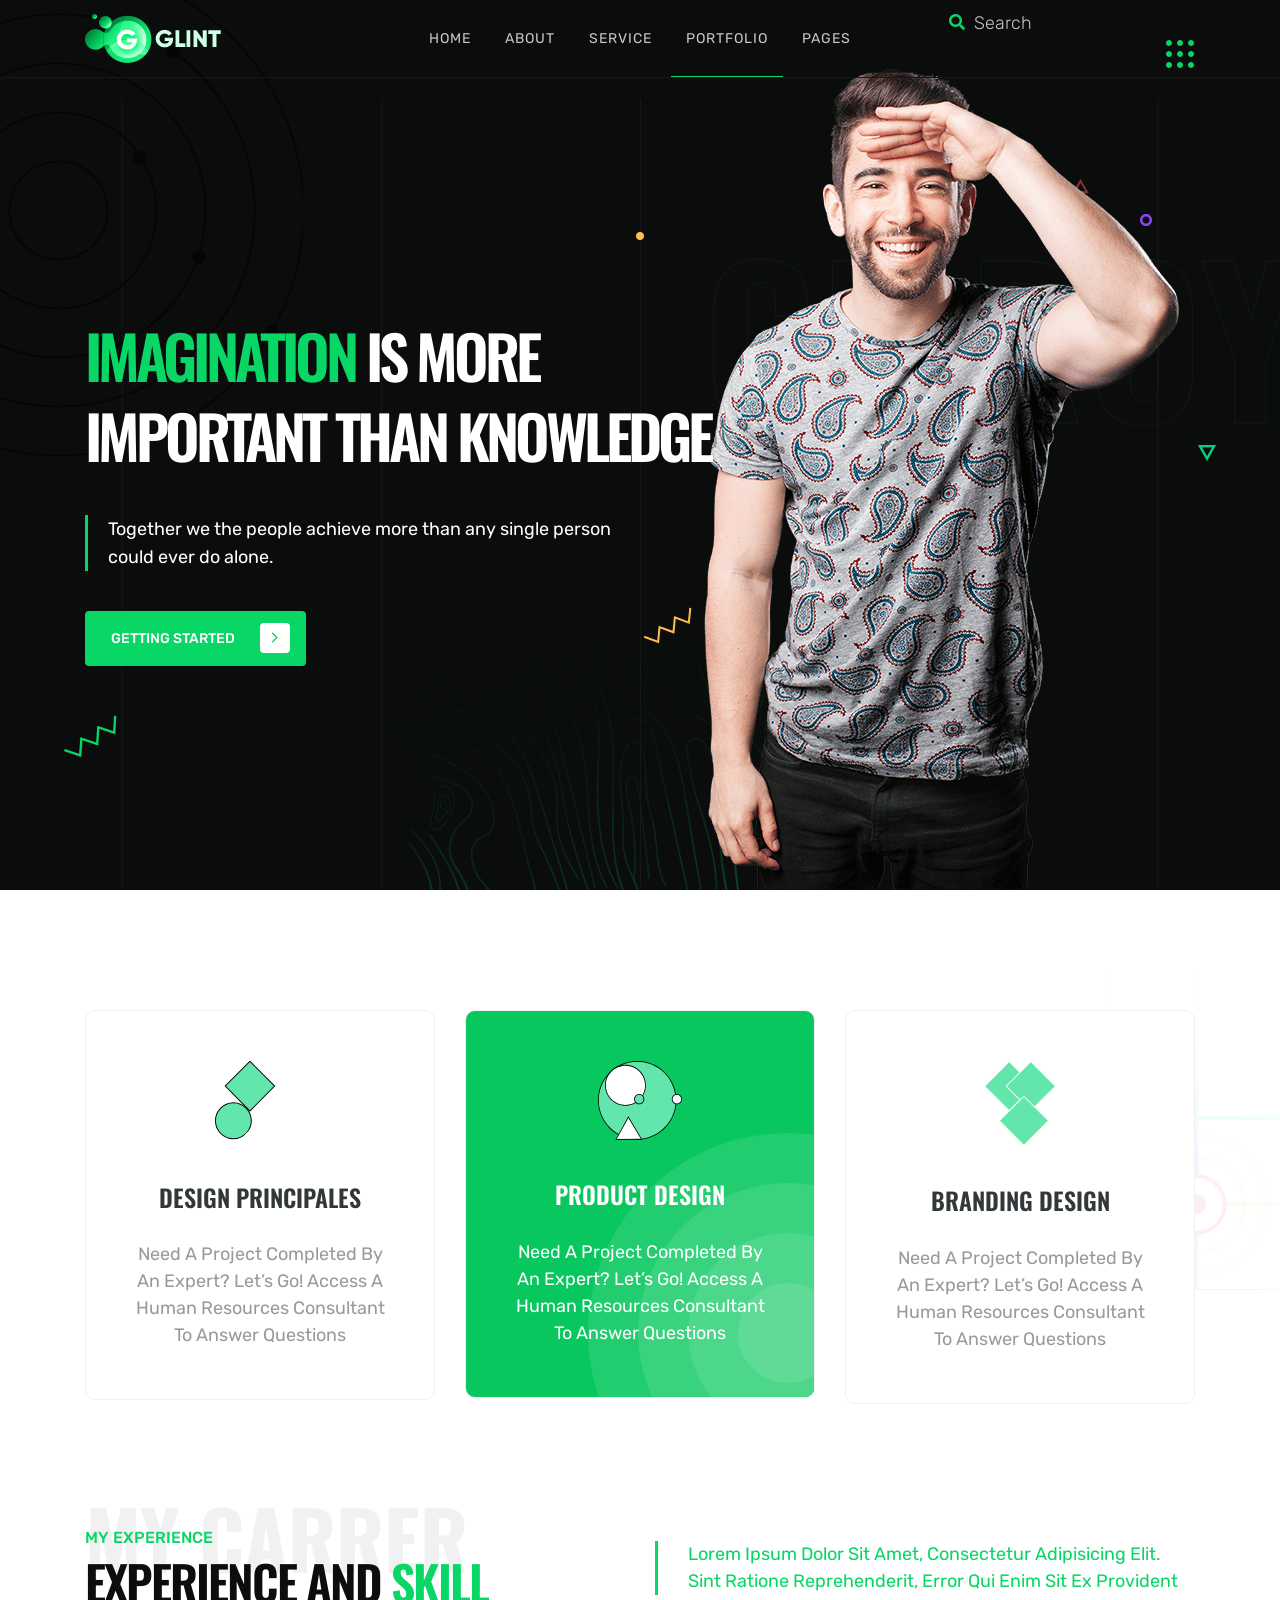
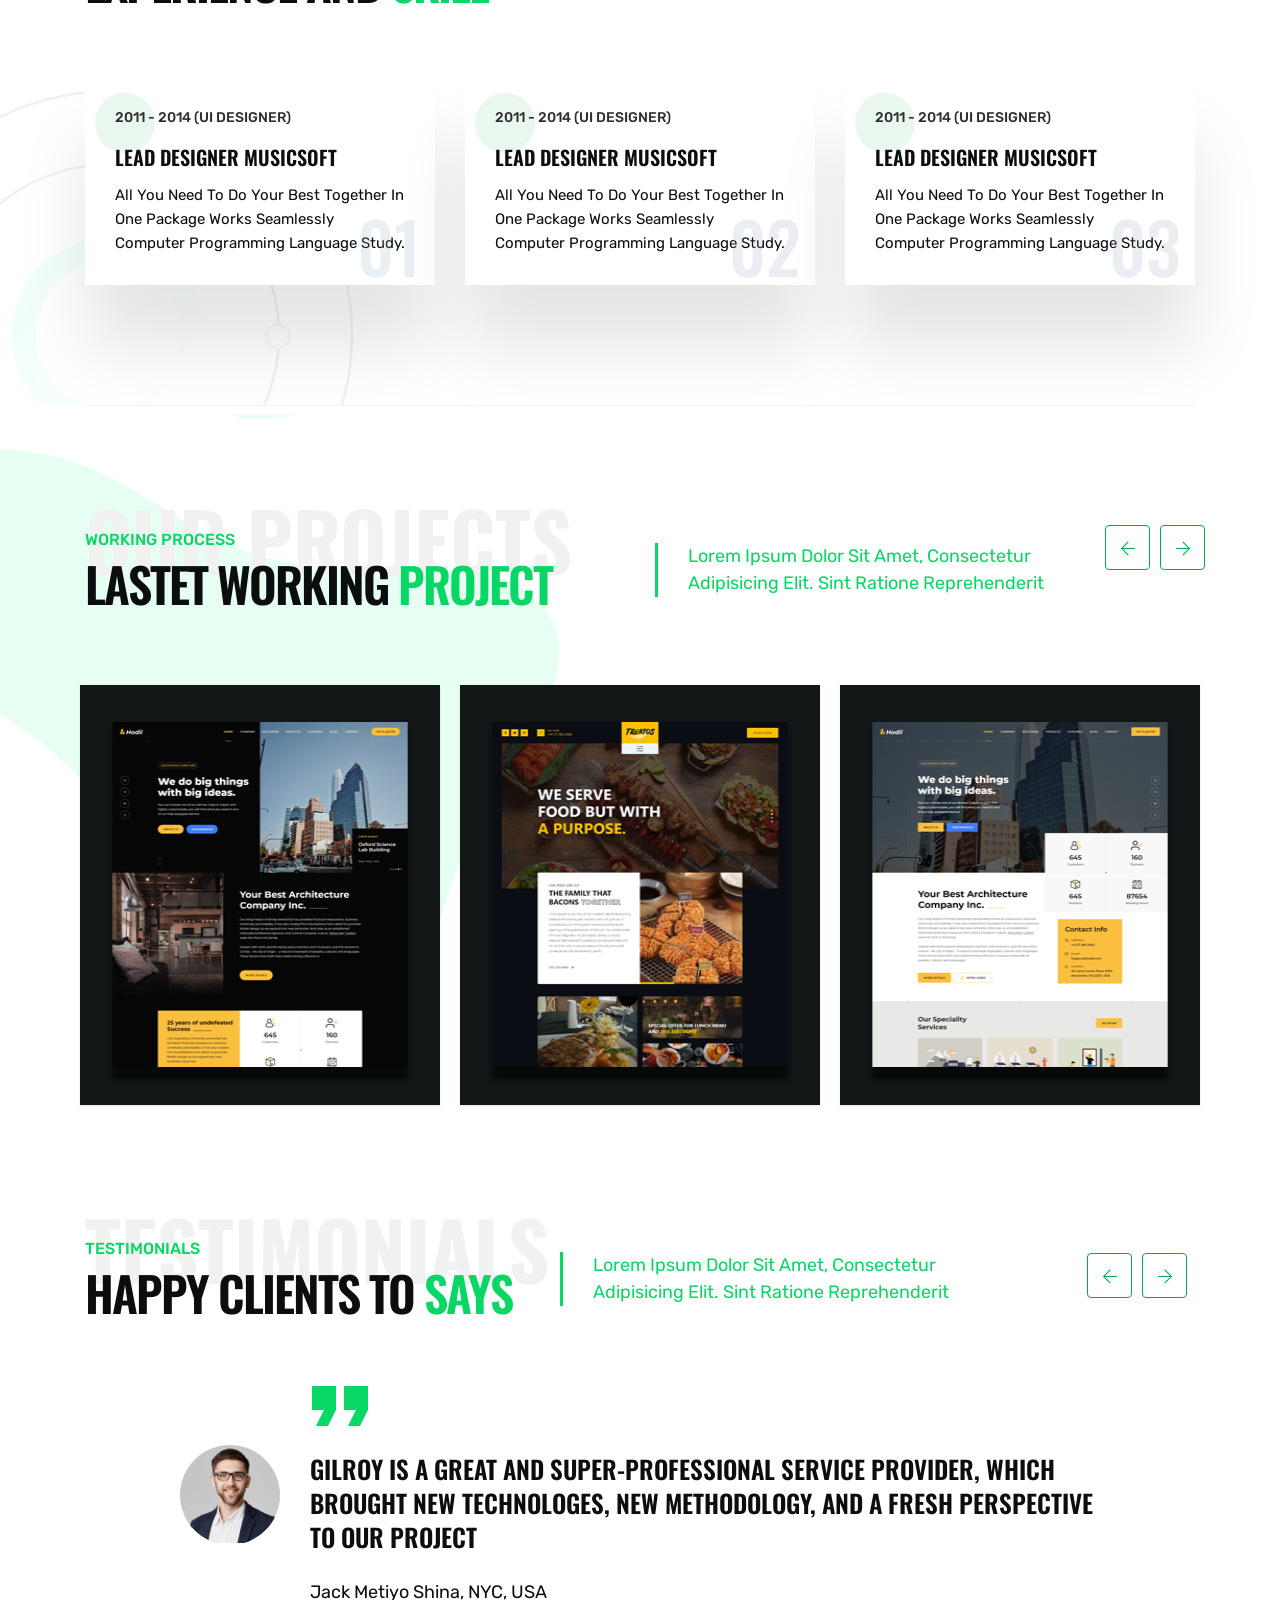
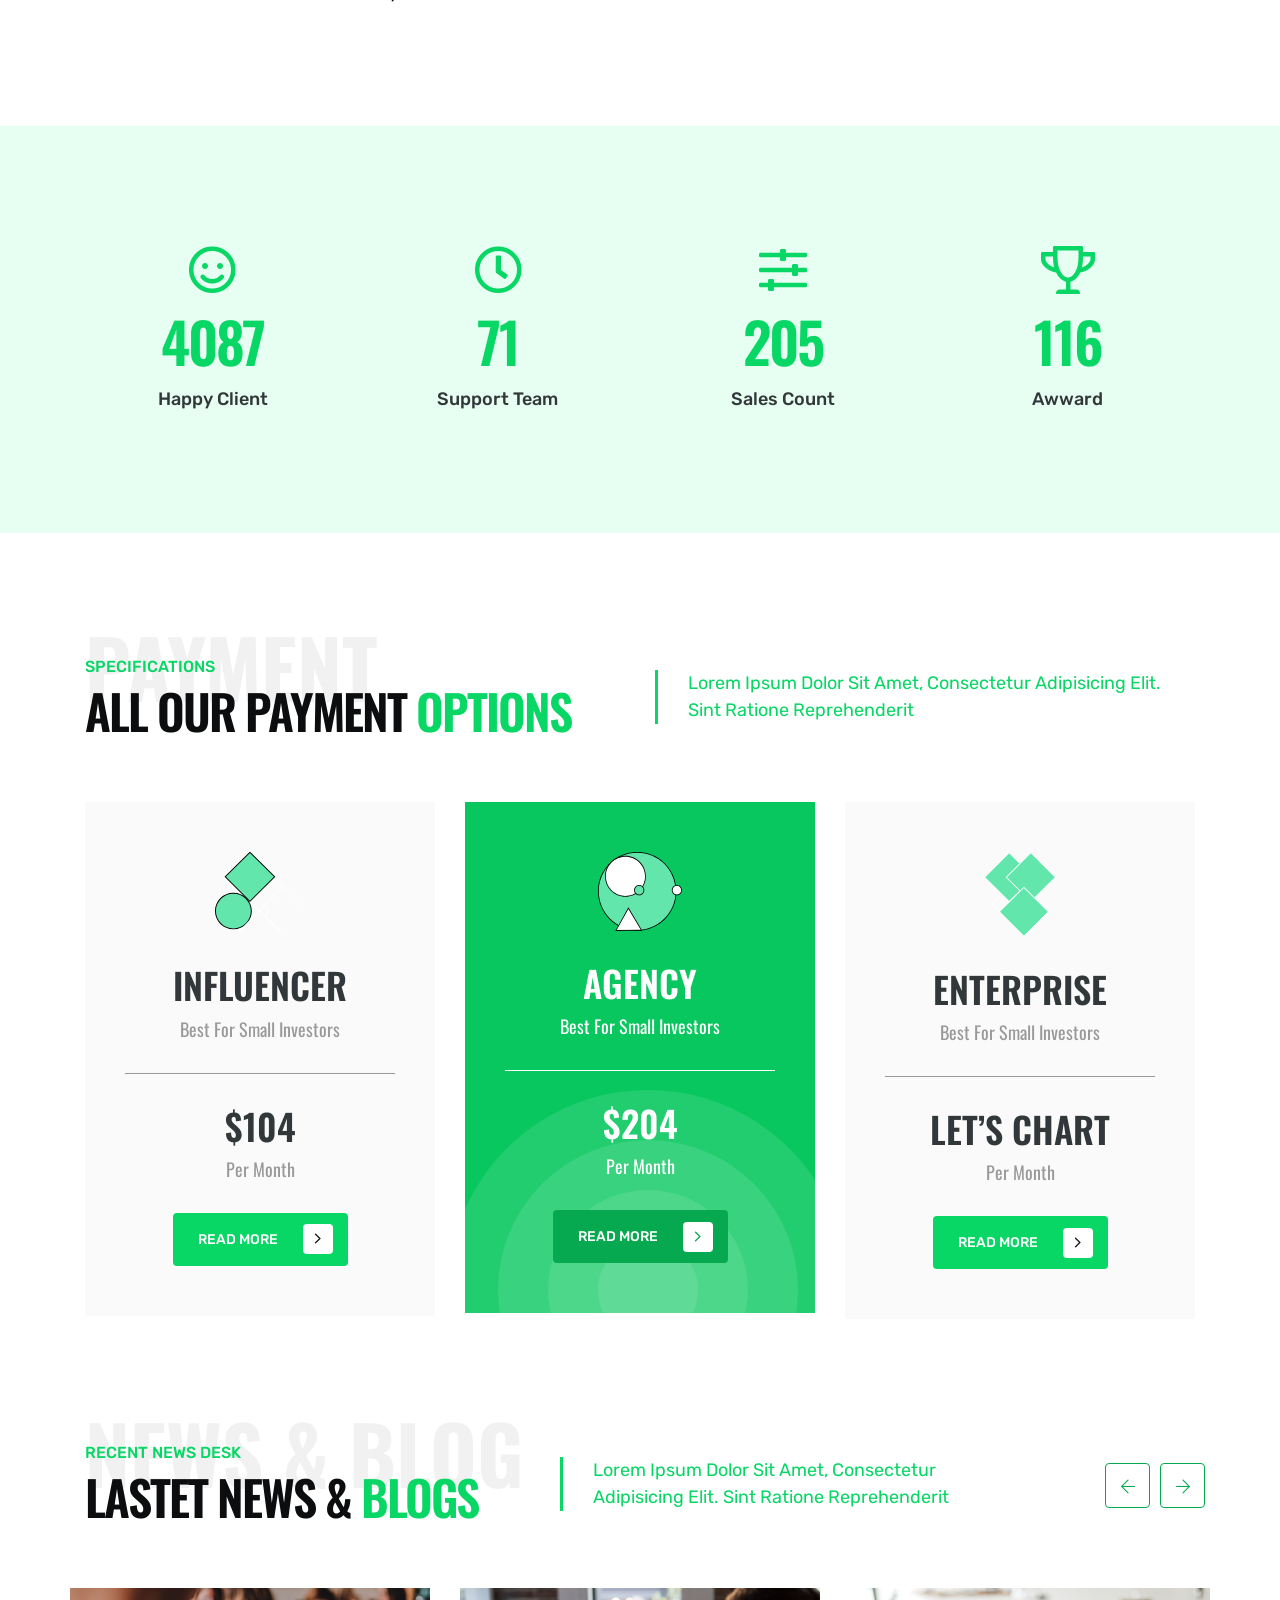
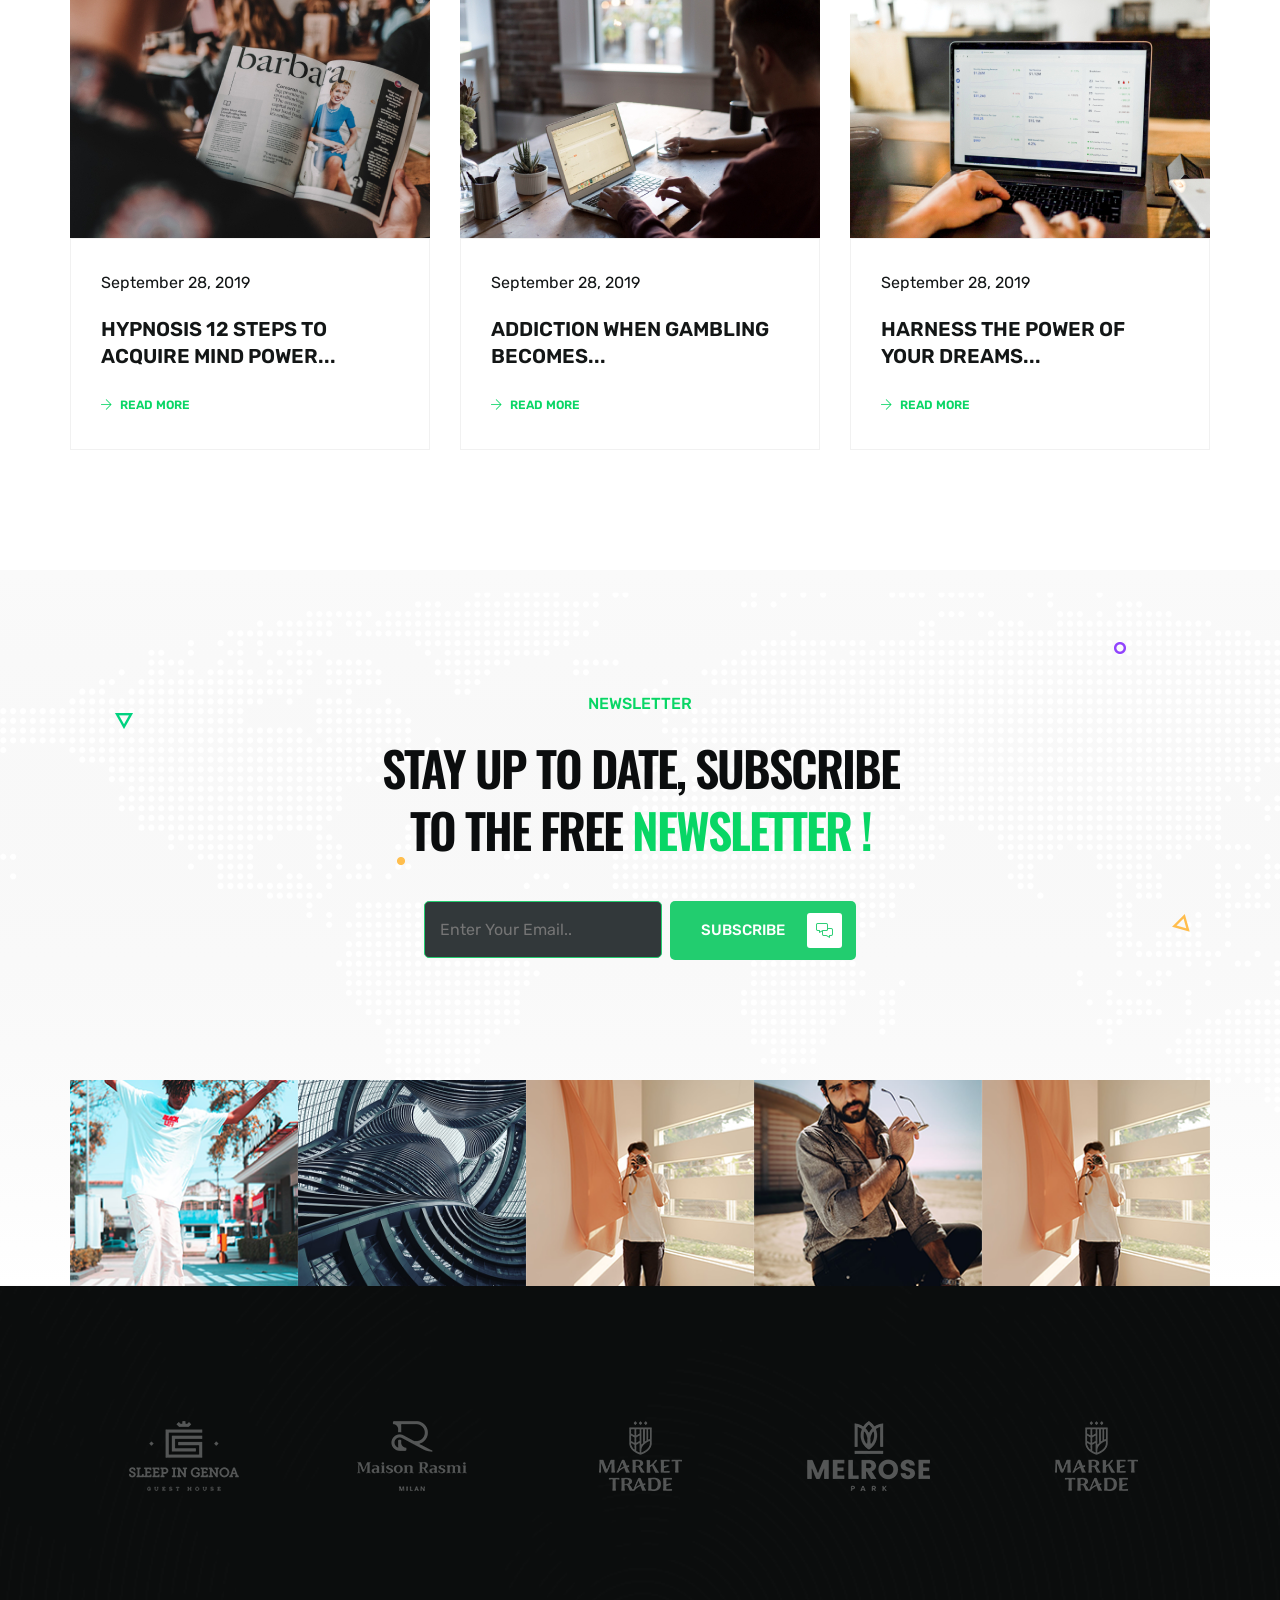
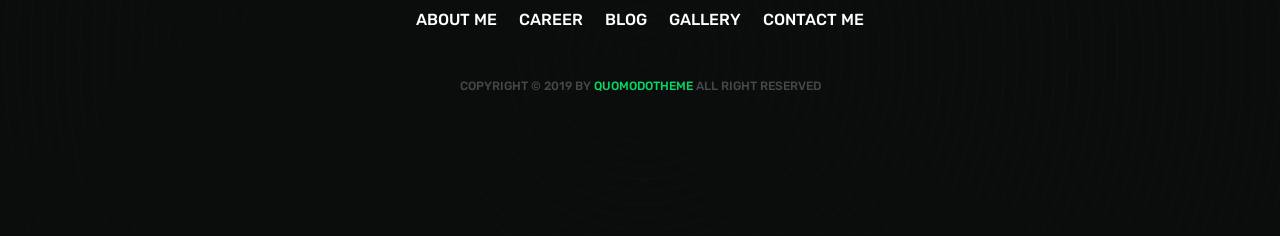
<file: index.html>
<!DOCTYPE html>
<html lang="en">
<!--HTML START-->

<head>
    <!--HEAD START-->
    <title>Gilroy</title>
    <!--::::: support meta :::::::-->
    <meta charset="utf-8">
    <meta name="viewport" content="width=device-width, initial-scale=1">
    <!--:::::icon Calling:::::::-->
    <link rel="icon" href="index1.html">

       <!--::::: ALL CSS CALLING :::::::-->
    <link rel="stylesheet" href="assets/css/plugins/animate.min.css">
    <link rel="stylesheet" href="assets/css/plugins/bootstrap.min.css">
    <link rel="stylesheet" href="assets/css/plugins/fontawesome.css">
    <link rel="stylesheet" href="assets/css/plugins/modal-video.min.css">
    <link rel="stylesheet" href="assets/css/plugins/stellarnav.css">
    <link rel="stylesheet" href="assets/css/plugins/owl.carousel.css">
    <link rel="stylesheet" href="assets/css/typography.css">
    <link rel="stylesheet" href="assets/css/theme.css">
    <link rel="stylesheet" href="assets/css/button.css">
    <link rel="stylesheet" href="assets/css/inner.css">
    <link rel="stylesheet" href="assets/css/responsive.css">

</head>
<!--HEADE END-->

<body>
    <!--BODY START-->

    <!--PLACEHOLDER AREA START-->
    <div class="preloader">
        <div class="lds-dual-ring"></div>
    </div>
    <!--PLACEHOLDER AREA END-->

    <div class="site site-white"> <!--::::: SITE AREA START :::::::-->
        <!--::::: HEADER AREA START :::::::-->
            <div class="header-area" id="header">
                <!--scroll to up btn-->
                <a href="index1.html#home" class="up-btn"><i class="fal fa-angle-up"></i></a>
                <div class="container">
                    <div class="row">
                        <div class="col-6 col-lg-3 align-self-center">
                            <a href="index.html" class="logo"><img src="assets/img/logo/logo.png" alt=""></a>
                        </div>
                        <div class="col-6 text-center align-self-center">
                            <div class="main-menu">
                                <div class="stellarnav">
                                    <ul class="navbarmneuclass">
                                        <li class="current"><a href="index1.html#">Home</a>
                                            <ul>
                                                <li><a href="index.html">Home Page 1</a></li>
                                                <li><a href="index1.html">Home Page 2</a></li>
                                            </ul>
                                        </li>
                                        <li><a href="index1.html#about">About</a></li>
                                        <li><a href="index1.html#service">Service</a></li>
                                        <li><a href="index1.html#portfolio">Portfolio</a></li>
                                        <li><a href="index1.html#">Pages</a>
                                            <ul>
                                                <li><a href="about.html">About</a></li>
                                                <li><a href="portfolio.html">Portfolio</a></li>
                                                <li><a href="single-portfolio.html">Portfolio Details</a></li>
                                                <li><a href="blog.html">Blog</a></li>
                                                <li><a href="single-blog.html">Single Blog</a></li>
                                                <li><a href="contact.html">Contact Us</a></li>
                                            </ul>
                                        </li>
                                    </ul>
                                </div>
                            </div>
                        </div>
                        <div class="d-none d-lg-block col-lg-3 align-self-center text-right">
                            <div class="search-area">
                                <div class="search-box">
                                    <form action="index1.html">
                                        <input type="search" placeholder="Search">
                                    </form>
                                    <div class="search-btn">
                                        <a href="index1.html#"><i class="fas fa-search"></i></a>
                                    </div>
                                </div>
                                <div class="grid-menu" id="grid-side">
                                    <img src="assets/img/icon/hamburger.svg" alt="">
                                </div>
                            </div>
                        </div>
                    </div>
                </div>
                <div class="slide-widgest-wrap" id="slide-widgest">
                    <div class="side-widgest" id="side-content">
                        <div class="side-close" id="close-btn">
                        <i class="fal fa-times"></i>
                    </div>
                        <div class="logo">
                            <a href="index1.html#"><img src="assets/img/logo/logo.svg" alt=""></a>
                        </div>
                        <div class="side-content">
                            <p>Lorem ipsum dolor sit amet, consectetur adipisicing elit. Sint ratione reprehenderit, error qui enim sit ex provident iure, dolor, nulla eaque delectus, repudiandae commodi. Velit assumenda odit quisquam at, error suscipit unde, necessitatibus ipsum ratione excepturi ducimus labore, totam dolorem.</p>
                        </div>
                        <div class="side-social">
                            <ul>
                                <li><a href="index1.html#"><i class="fab fa-facebook-f"></i></a></li>
                                <li><a href="index1.html#"><i class="fab fa-twitter"></i></a></li>
                                <li><a href="index1.html#"><i class="fab fa-linkedin-in"></i></a></li>
                                <li><a href="index1.html#"><i class="fab fa-instagram"></i></a></li>
                            </ul>
                        </div>
                    </div>
                </div>
            </div>
            <!--::::: HEADER AREA END :::::::-->

        <!--:::::WELCOME ATRA START :::::::-->
        <div class="welcome-area-wrap welcome__wrap2">
            <!--::::: WELCOME CAROUSEL START :::::::-->
            <div class="welcome-area" id="home">
                <div class="single-welcome-area">
                    <div class="container">
                        <div class="row">
                            <div class="col-lg-7">
                                <div class="wlc-title white">
                                    <h1 class="fadeInDown animated"><span>imagination</span> is more important
                                    than knowledge</h1>
                                    <p class="fadeInDown animated">Together we the people achieve more than any single person <br>could ever do alone. </p>
                                    
                                    <a href="index1.html#" class="cbtn cbnt1 fadeInDown animated">Getting Started <i class="fal fa-angle-right"></i></a>
                                </div>
                            </div>
                        </div>
                    </div>
                    <div class="wlc-author-1">
                        <img src="assets/img/author/author3.png" alt="">
                        <h1 class="wlc-filltext">gilroy</h1>
                    </div>
                </div>

            </div>
            <!--::::: WELCOME CAROUSEL END:::::::-->
            <div class="memphis-wrap">
                <div class="memphics">
                    <img src="assets/img/icon/cta1.png" alt="" class="memphis memphis1">
                    <img src="assets/img/bg/circle_shape.svg" alt="" class="memphis memphis2">
                    <img src="assets/img/icon/cta2.png" alt="" class="memphis memphis3">
                    <img src="assets/img/icon/cta3.png" alt="" class="memphis memphis4">
                    <img src="assets/img/icon/cta6.svg" alt="" class="memphis memphis5">
                    <img src="assets/img/icon/cta5.png" alt="" class="memphis memphis6">
                    <img src="assets/img/icon/cta7.svg" alt="" class="memphis memphis7">
                </div>
            </div>
        </div>
        <!--:::::WELCOME AREA END :::::::-->

        <!--:::::SERVICE AREA START :::::::-->
        <div class="service-area service-primery padding-top" id="service">
            <div class="container">
                <div class="row">
                    <div class="col-lg-4">
                        <div class="single-service pricing2">
                            <div class="service-icon">
                                 <img src="assets/img/icon/service1.svg" alt="">
                            </div>
                            <div class="service-text">
                                <h4>design principales</h4>
                                <p>Need a project completed by an expert? Let’s go! Access a Human Resources Consultant to answer questions</p>
                            </div>
                            <div class="circles-wrap">
                                <div class="circles">
                                    <span class="circle circle-1"></span>
                                    <span class="circle circle-2"></span>
                                    <span class="circle circle-3"></span>
                                    <span class="circle circle-4"></span>
                                </div>
                            </div>
                        </div>
                    </div>
                    <div class="col-lg-4">
                        <div class="single-service active pricing2">
                            <div class="service-icon">
                                <img src="assets/img/icon/service2.svg" alt="">
                            </div>
                            <div class="service-text">
                                <h4>Product Design</h4>
                                <p>Need a project completed by an expert? Let’s go! Access a Human Resources Consultant to answer questions</p>
                            </div>
                            
                            <div class="circles-wrap">
                                <div class="circles">
                                    <span class="circle circle-1"></span>
                                    <span class="circle circle-2"></span>
                                    <span class="circle circle-3"></span>
                                    <span class="circle circle-4"></span>
                                </div>
                            </div>
                        </div>
                    </div>
                    <div class="col-lg-4">
                        <div class="single-service pricing2">
                            <div class="service-icon">
                                <img src="assets/img/icon/service3.svg" alt="">
                            </div>
                            <div class="service-text">
                                <h4>Branding Design</h4>
                                <p>Need a project completed by an expert? Let’s go! Access a Human Resources Consultant to answer questions</p>
                            </div>
                            
                            <div class="circles-wrap">
                                <div class="circles">
                                    <span class="circle circle-1"></span>
                                    <span class="circle circle-2"></span>
                                    <span class="circle circle-3"></span>
                                    <span class="circle circle-4"></span>
                                </div>
                            </div>
                        </div>
                    </div>
                </div>
            </div>
        </div>
        <!--:::::SERVICE AREA END :::::::-->

        <!--:::::SKILL AREA START :::::::-->
        <div class="skill-area primery-skill section-padding">
            <div class="container">
                <div class="row">
                    <div class="col-lg-6 align-self-center">
                        <div class="primery-heading">
                            <strong class="filltext">my carrer</strong>
                            <small>MY EXPERIENCE</small>
                            <h2>Experience and <span>skill</span></h2>
                        </div>
                    </div>
                    <div class="col-lg-6 align-self-center">
                         <div class="primery-info-content">
                            <p>Lorem ipsum dolor sit amet, consectetur adipisicing elit. Sint ratione reprehenderit, error qui enim sit ex provident </p>
                        </div>
                    </div>
                </div>
                <div class="space-60"></div>
                <div class="row">
                    <div class="col-lg-4">
                        <div class="skill-box skill-box2">
                            <small>2011 - 2014 (Ui designer)</small>
                            <h5>lead designer musicsoft</h5>
                            <p>All you need to do your best together in one package works seamlessly computer programming language study.</p>
                        </div>
                    </div>
                    <div class="col-lg-4">
                        <div class="skill-box skill-box2">
                            <small>2011 - 2014 (Ui designer)</small>
                            <h5>lead designer musicsoft</h5>
                            <p>All you need to do your best together in one package works seamlessly computer programming language study.</p>
                        </div>
                    </div>
                    <div class="col-lg-4">
                        <div class="skill-box skill-box2">
                            <small>2011 - 2014 (Ui designer)</small>
                            <h5>lead designer musicsoft</h5>
                            <p>All you need to do your best together in one package works seamlessly computer programming language study.</p>
                        </div>
                    </div>
                </div>
            </div>
        </div>
        <!--:::::SKILL AREA END :::::::-->
        
        <div class="container">
            <div class="border_separatior"></div>
        </div>


        <!--:::::PROJECT AREA START :::::::-->
        <div class="project-area project-area2 project-area-primery padding-top" id="portfolio">
            <div class="container">
                <div class="row">
                    <div class="col-lg-6 align-self-center">
                        <div class="primery-heading">
                            <strong class="filltext">our projects</strong>
                            <small>WORKING PROCESS</small>
                            <h2>lastet working <span>project</span></h2>
                        </div>
                    </div>
                    <div class="col-lg-5 align-self-center">
                         <div class="primery-info-content">
                            <p>Lorem ipsum dolor sit amet, consectetur adipisicing elit. Sint ratione reprehenderit </p>
                        </div>
                    </div>
                </div>
                <div class="space-60"></div>
                <div class="row">
                    <ul id="da-thumbs" class="da-thumbs portfolio-carousel2 owl-carousel">
                        <li>
                            <a href="portfolio.html">
                                <img src="assets/img/project/project1.png" alt="">
                                <div><span>Menu by Simon Jensen</span></div>
                            </a>
                        </li>
                        <li>
                            <a href="portfolio.html">
                                <img src="assets/img/project/project2.png" alt="">
                                <div><span>Menu by Simon Jensen</span></div>
                            </a>
                        </li>
                        <li>
                            <a href="portfolio.html">
                                <img src="assets/img/project/project3.png" alt="">
                                <div><span>Menu by Simon Jensen</span></div>
                            </a>
                        </li>
                        <li>
                            <a href="portfolio.html">
                                <img src="assets/img/project/project4.png" alt="">
                                <div>
                                    <span>Menu by Simon Jensen</span>

                                </div>
                            </a>
                        </li>
                        <li>
                            <a href="portfolio.html">
                                <img src="assets/img/project/project2.png" alt="">
                                <div>
                                    <span>Menu by Simon Jensen</span>
                                </div>
                            </a>
                        </li>
                    </ul>
                </div>
            </div>
        </div>
        <!--:::::PROJECT AREA END :::::::-->

        <!--:::::TESTIMONIALS AREA START :::::::-->
        <div class="testimonials-area testimonials-area-primery section-padding">
            <div class="container">
                <div class="row">
                    <div class="col-lg-5 align-self-center">
                        <div class="primery-heading">
                            <strong class="filltext">Testimonials</strong>
                            <small>Testimonials</small>
                            <h2>Happy Clients TO <span>says</span></h2>
                        </div>
                    </div>
                    <div class="col-lg-5 align-self-center">
                         <div class="primery-info-content">
                            <p>Lorem ipsum dolor sit amet, consectetur adipisicing elit. Sint ratione reprehenderit </p>
                        </div>
                    </div>
                </div>
                <div class="space-60"></div>
                <div class="row">
                    <div class="col-lg-10 m-auto">
                        <div class="testimonials owl-carousel">
                            <div class="testimonial">
                                <div class="testimonial-img animated fadeInLeft">
                                    <img src="assets/img/author/testimonial1.jpg" alt="">
                                </div>
                                <div class="testimonial-text animated fadeInDown">
                                    <img src="assets/img/icon/quote.png" alt="">
                                    <h4>Gilroy is a great and super-professional service provider, which brought new technologes, new methodology, and a fresh perspective to our project</h4>
                                    <p>Jack Metiyo Shina, NYC, USA</p>
                                </div>
                            </div>
                            <div class="testimonial">
                                <div class="testimonial-img">
                                    <img src="assets/img/author/testimonial1.jpg" alt="">
                                </div>
                                <div class="testimonial-text">
                                    <img src="assets/img/icon/quote.png" alt="">
                                    <h4>Gilroy is a great and super-professional service provider, which brought new technologes, new methodology, and a fresh perspective to our project</h4>
                                    <p>Jack Metiyo Shina, NYC, USA</p>
                                </div>
                            </div>
                            <div class="testimonial">
                                <div class="testimonial-img">
                                    <img src="assets/img/author/testimonial1.jpg" alt="">
                                </div>
                                <div class="testimonial-text">
                                    <img src="assets/img/icon/quote.png" alt="">
                                    <h4>Gilroy is a great and super-professional service provider, which brought new technologes, new methodology, and a fresh perspective to our project</h4>
                                    <p>Jack Metiyo Shina, NYC, USA</p>
                                </div>
                            </div>
                        </div>
                    </div>
                </div>
            </div>
        </div>
        <!--:::::TESTIMONIALS AREA END :::::::-->

        <!--:::::COUNTER AREA START :::::::-->
        <div class="fun-facts center section-padding" id="facts">
            <div class="pattern"></div>
            <div class="container">
                <div class="row">
                    <!-- Fact No. 1 -->
                    <div class="col-md-3 col-sm-6">
                        <div class="fact Client">
                            <i class="far fa-smile"></i>
                            <h2 id="number_1">0</h2>
                            <span>Happy Client</span>
                        </div>
                    </div>
                    <!-- Fact No. 2 -->
                    <div class="col-md-3 col-sm-6">
                        <div class="fact Team">
                            <i class="far fa-clock"></i>
                            <h2 id="number_2">0</h2>
                            <span>Support Team</span>
                        </div>
                    </div>
                    <!-- Fact No. 3 -->
                    <div class="col-md-3 col-sm-6">
                        <div class="fact Count">
                            <i class="far fa-sliders-h"></i>
                            <h2 id="number_3">0</h2>
                            <span>Sales Count</span>
                        </div>
                    </div>
                    <!-- Fact No. 4 -->
                    <div class="col-md-3 col-sm-6">
                        <div class="fact Awward">
                           <i class="far fa-trophy"></i>
                            <h2 id="number_4">0</h2>
                            <span>Awward</span>
                        </div>
                    </div>
                </div>
            </div>
        </div>
        <!--:::::COUNTER AREA END :::::::-->

         <!--:::::PRICING AREA START :::::::-->
        <div class="pricing-area padding-top" id="price">
            <div class="container">
                <div class="row">
                    <div class="col-lg-6 align-self-center">
                        <div class="primery-heading">
                            <strong class="filltext">payment</strong>
                            <small>SPECIFICATIONS</small>
                            <h2>All OUR PAYMENT <span>options</span></h2>
                        </div>
                    </div>
                     <div class="col-lg-6 align-self-center">
                         <div class="primery-info-content">
                            <p>Lorem ipsum dolor sit amet, consectetur adipisicing elit. Sint ratione reprehenderit </p>
                        </div>
                    </div>
                </div>
                <div class="space-60"></div>
                <div class="row">
                    <div class="col-lg-4">
                        <div class="single-service pricing2">
                            <div class="service-icon">
                                <img src="assets/img/icon/service1.svg" alt="">
                            </div>
                            <div class="service-text">
                                <h3>Influencer</h3>
                                <h5>best for small investors</h5>
                            </div>
                            <div class="separator"></div>
                             <div class="service-text">
                                <h3>$104</h3>
                                <h5>Per month</h5>
                            </div>

                            <a href="index1.html#" class="cbtn pricing-btn">read more <i class="fal fa-angle-right"></i></a>
                            <div class="circles-wrap">
                                <div class="circles">
                                    <span class="circle circle-1"></span>
                                    <span class="circle circle-2"></span>
                                    <span class="circle circle-3"></span>
                                    <span class="circle circle-4"></span>
                                </div>
                            </div>
                        </div>
                        
                    </div>
                    <div class="col-lg-4">
                        <div class="single-service active pricing2">
                            <div class="service-icon">
                                <img src="assets/img/icon/service2.svg" alt="">
                            </div>
                            <div class="service-text">
                                <h3>AGENCY</h3>
                                <h5>best for small investors</h5>
                            </div>
                            <div class="separator"></div>
                             <div class="service-text">
                                <h3>$204</h3>
                                <h5>Per month</h5>
                            </div>
                            <a href="index1.html#" class="cbtn pricing-btn">read more <i class="fal fa-angle-right"></i></a>
                            <div class="circles-wrap">
                                <div class="circles">
                                    <span class="circle circle-1"></span>
                                    <span class="circle circle-2"></span>
                                    <span class="circle circle-3"></span>
                                    <span class="circle circle-4"></span>
                                </div>
                            </div>
                        </div>
                    </div>
                    <div class="col-lg-4">
                        <div class="single-service pricing2">
                            <div class="service-icon">
                                <img src="assets/img/icon/service3.svg" alt="">
                            </div>
                            <div class="service-text">
                                <h3>ENTERPRISE</h3>
                                <h5>best for small investors</h5>
                            </div>
                            <div class="separator"></div>
                             <div class="service-text">
                                <h3>LET’S CHART</h3>
                                <h5>Per month</h5>
                            </div>
                            
                            <a href="index1.html#" class="cbtn pricing-btn">read more <i class="fal fa-angle-right"></i></a>
                            <div class="circles-wrap">
                                <div class="circles">
                                    <span class="circle circle-1"></span>
                                    <span class="circle circle-2"></span>
                                    <span class="circle circle-3"></span>
                                    <span class="circle circle-4"></span>
                                </div>
                            </div>
                        </div>
                    </div>
                </div>
            </div>
        </div> 
        <!--:::::PRICING AREA END :::::::-->

        <!--:::::BLOG AREA START :::::::-->
        <div class="blog-area section-padding" id="blog">
            <div class="container">
                <div class="row">
                    <div class="col-lg-5 align-self-center">
                        <div class="primery-heading">
                            <strong class="filltext">news & blog</strong>
                            <small>RECENT NEWS DESK</small>
                            <h2>lastet news & <span>blogs</span></h2>
                        </div>
                    </div>
                    <div class="col-lg-5 align-self-center">
                         <div class="primery-info-content">
                            <p>Lorem ipsum dolor sit amet, consectetur adipisicing elit. Sint ratione reprehenderit </p>
                        </div>
                    </div>
                </div>
                <div class="space-60"></div> 
                <div class="row">
                    <div class="blogs owl-carousel">
                        <div class="single-blog">
                            <div class="single-blog-img">
                               <img src="assets/img/blog/team__1.png" alt="">
                            </div>
                            <div class="blog-description">
                                <p>September 28, 2019</p>
                                <a href="single-blog.html">Hypnosis 12 Steps To Acquire Mind Power...</a>
                                <a href="single-blog.html" class="readmore-btn"><i class="fal fa-arrow-right"></i> read more</a>
                            </div>
                           
                        </div>
                        <div class="single-blog">
                            <div class="single-blog-img">
                               <div class="single-blog-img">
                                   <img src="assets/img/blog/team__2.png" alt="">
                                </div>
                            </div>
                            <div class="blog-description">
                                <p>September 28, 2019</p>
                                <a href="single-blog.html">Addiction When Gambling Becomes...</a>
                                <a href="single-blog.html" class="readmore-btn"><i class="fal fa-arrow-right"></i> read more</a>
                            </div>
                           
                        </div>
                        <div class="single-blog">
                            <div class="single-blog-img">
                               <div class="single-blog-img">
                                   <img src="assets/img/blog/team__3.png" alt="">
                                </div>
                            </div>
                            <div class="blog-description">
                                <p>September 28, 2019</p>
                                <a href="single-blog.html">Harness The Power Of Your Dreams...</a>
                                <a href="single-blog.html" class="readmore-btn"><i class="fal fa-arrow-right"></i> read more</a>
                            </div>
                           
                        </div>
                        <div class="single-blog">
                            <div class="single-blog-img">
                               <div class="single-blog-img">
                                   <img src="assets/img/blog/team__4.png" alt="">
                                </div>
                            </div>
                            <div class="blog-description">
                                <p>September 28, 2019</p>
                                <a href="single-blog.html">Addiction When Gambling Becomes...</a>
                                <a href="single-blog.html" class="readmore-btn"><i class="fal fa-arrow-right"></i> read more</a>
                            </div>
                        </div>
                    </div>
                </div>
            </div>
        </div>
        <!--:::::BLOG AREA END :::::::-->


        <!--:::::CALL TO ACTION AREA START :::::::-->
        <div class="cta-area cta-are2 padding-top cta-primery" style="background-image: url(assets/img/bg/world-map.svg);background-position: center;background-size: cover;background-repeat: no-repeat;" id="contact">
            <div class="container">
                <div class="row">
                    <div class="col-lg-6 m-auto text-center">
                     <div class="primery-heading cta-heading">
                        <small>Newsletter</small>
                        <div class="space-20"></div>
                        <h2>Stay up to date, subscribe to the free <span>newsletter !</span></h2>
                    </div>
                    <div class="space-40"></div>
                    <div class="cta-form">
                        <form action="index1.html#">
                            <input type="email" placeholder="Enter Your Email..">
                            <a href="index1.html#" class="subscribe-btn">subscribe <i class="fal fa-comments-alt"></i></a>
                        </form>
                    </div>
                    </div>
                </div>
            </div>
            <div class="space-100"></div>
            <div class="space-20"></div>
            <!--:::::SOCIAL AREA START :::::::-->

            <div class="social-area">
                <div class="container">
                    <div class="row">
                        <div class="col-lg">
                            <div class="single-social">
                                <div class="sinlge-social-hover" style="background: url(assets/img/social/social4.png);background-position: center;-webkit-background-size: cover;
                                background-size: cover;">
                                    <a href="index1.html">
                                        <span class="single-social-icon">
                                           <i class="fab fa-linkedin-in"></i>
                                        </span>
                                        <p class="single-soicial-text">
                                             join our 
                                            instagram 
                                            community!
                                        </p>
                                    </a>
                                </div>
                            </div>
                        </div>
                        <div class="col-lg">
                            <div class="single-social">
                                <div class="sinlge-social-hover" style="background: url(assets/img/social/social1.png);background-position: center;-webkit-background-size: cover;
                                background-size: cover;">
                                    <a href="index1.html">
                                        <span class="single-social-icon">
                                            <i class="fab fa-facebook-f"></i>
                                        </span>
                                        <p class="single-soicial-text">
                                             join our 
                                            instagram 
                                            community!
                                        </p>
                                    </a>
                                </div>
                            </div>
                        </div>
                        <div class="col-lg">
                            <div class="single-social">
                                <div class="sinlge-social-hover" style="background: url(assets/img/social/social2.png);background-position: center;-webkit-background-size: cover;
                                background-size: cover;">
                                    <a href="index1.html">
                                        <span class="single-social-icon">
                                           <i class="fas fa-basketball-ball"></i>
                                        </span>
                                        <p class="single-soicial-text">
                                             join our 
                                            instagram 
                                            community!
                                        </p>
                                    </a>
                                </div>
                            </div>
                        </div>
                        <div class="col-lg">
                            <div class="single-social">
                                <div class="sinlge-social-hover" style="background: url(assets/img/social/social3.png);background-position: center;-webkit-background-size: cover;
                                background-size: cover;">
                                    <a href="index1.html">
                                        <span class="single-social-icon">
                                            <i class="fab fa-twitter"></i>
                                        </span>
                                        <p class="single-soicial-text">
                                             join our 
                                            instagram 
                                            community!
                                        </p>
                                    </a>
                                </div>
                            </div>
                        </div>
                        <div class="col-lg">
                            <div class="single-social">
                                <div class="sinlge-social-hover" style="background: url(assets/img/social/social2.png);background-position: center;-webkit-background-size: cover;
                                background-size: cover;">
                                    <a href="index1.html">
                                        <span class="single-social-icon">
                                            <i class="fab fa-instagram"></i>
                                        </span>
                                        <p class="single-soicial-text">
                                             join our 
                                            instagram 
                                            community!
                                        </p>
                                    </a>
                                </div>
                            </div>
                        </div>
                    </div>
                </div>
            </div>
        <!--:::::SOCIAL AREA END :::::::-->
            <img src="assets/img/icon/cta1.png" alt="" class="cta-shape cta-shap1">
            <img src="assets/img/icon/cta2.png" alt="" class="cta-shape cta-shap2">
            <img src="assets/img/icon/cta3.png" alt="" class="cta-shape cta-shap3">
            <img src="assets/img/icon/cta4.png" alt="" class="cta-shape cta-shap4">
            <img src="assets/img/icon/cta5.png" alt="" class="cta-shape cta-shap5">
        </div>
        <!--:::::CALL TO ACTION AREA END :::::::-->


        <!--:::::FOOTER AREA START :::::::-->
        <div class="footer-area section-padding" style="background-image: url(assets/img/bg/footer-bg.png);background-size: cover;background-position: center;background-repeat: no-repeat;">
             <!--:::::LOGO AREA START :::::::-->
        <div class="logo-carousel">
            <div class="container">
                <div class="row">
                    <div class="logos owl-carousel">
                        <div class="single-logo-table">
                            <div class="single-logo-table-cell">
                               <img src="assets/img/logo/1.svg" alt="">
                            </div>
                        </div>
                        <div class="single-logo-table">
                            <div class="single-logo-table-cell">
                                <img src="assets/img/logo/01.png" alt="">
                            </div>
                        </div>
                        <div class="single-logo-table">
                            <div class="single-logo-table-cell">
                                <img src="assets/img/logo/02.png" alt="">
                            </div>
                        </div>
                        <div class="single-logo-table">
                            <div class="single-logo-table-cell">
                                <img src="assets/img/logo/03.png" alt="">
                            </div>
                        </div>
                        <div class="single-logo-table">
                            <div class="single-logo-table-cell">
                                <img src="assets/img/logo/04.png" alt="">
                            </div>
                        </div>
                        <div class="single-logo-table">
                            <div class="single-logo-table-cell">
                                <img src="assets/img/logo/02.png" alt="">
                            </div>
                        </div>
                    </div>
                </div>
            </div>
        </div>
        <div class="space-100"></div>
        <!--:::::LOGO AREA END :::::::-->
            <div class="container">
                <div class="row">
                    <div class="col-lg-6 m-auto text-center">
                        <div class="footer-menu">
                            <ul>
                                <li><a href="index1.html#">about me</a></li>
                                <li><a href="index1.html#">career</a></li>
                                <li><a href="index1.html#">blog</a></li>
                                <li><a href="index1.html#">gallery</a></li>
                                <li><a href="index1.html#">contact me</a></li>
                            </ul>
                        </div>
                        <div class="space-40"></div>
                        <div class="copyright">
                            <p>Copyright © 2019 by <span> QuomodoTheme </span> all right reserved</p>
                        </div>
                    </div>
                </div>
            </div>
        </div>
        <!--:::::FOOTER AREA END :::::::-->

                            
    </div> <!--:::::SITE AREA END :::::::-->



    <!--:::::ALL JS FILES :::::::-->
    <script src="assets/js/plugins/jQuery.2.1.0.min.js"></script>
    <script src="assets/js/plugins/bootstrap.min.js"></script>
    <script src="assets/js/plugins/jquery.nav.js"></script>
    <script src="assets/js/plugins/jquery.waypoints.min.js"></script>
    <script src="assets/js/plugins/jquery-modal-video.min.js"></script>
    <script src="assets/js/plugins/stellarnav.js"></script>
    <script src="assets/js/plugins/popper.min.js"></script>
    <script src="assets/js/plugins/owl.carousel.js"></script>
    <script src="assets/js/plugins/wow.min.js"></script>
    <script src="assets/js/plugins/appear.js"></script>
    <script src="assets/js/plugins/easypiechart.min.js"></script>
    <script src="assets/js/plugins/animatenumber.min.js"></script>
    <script src="assets/js/plugins/bars.js"></script>
    <script src="assets/js/plugins/circle-progress.js"></script>
    <script src="assets/js/plugins/jquery.hoverdir.js"></script>
    <script src="assets/js/plugins/isotop.v3.0.4.min.js"></script>
    <script src="assets/js/main.js"></script>


</body><!--BODY END-->

</html><!--HTML END-->
</file>
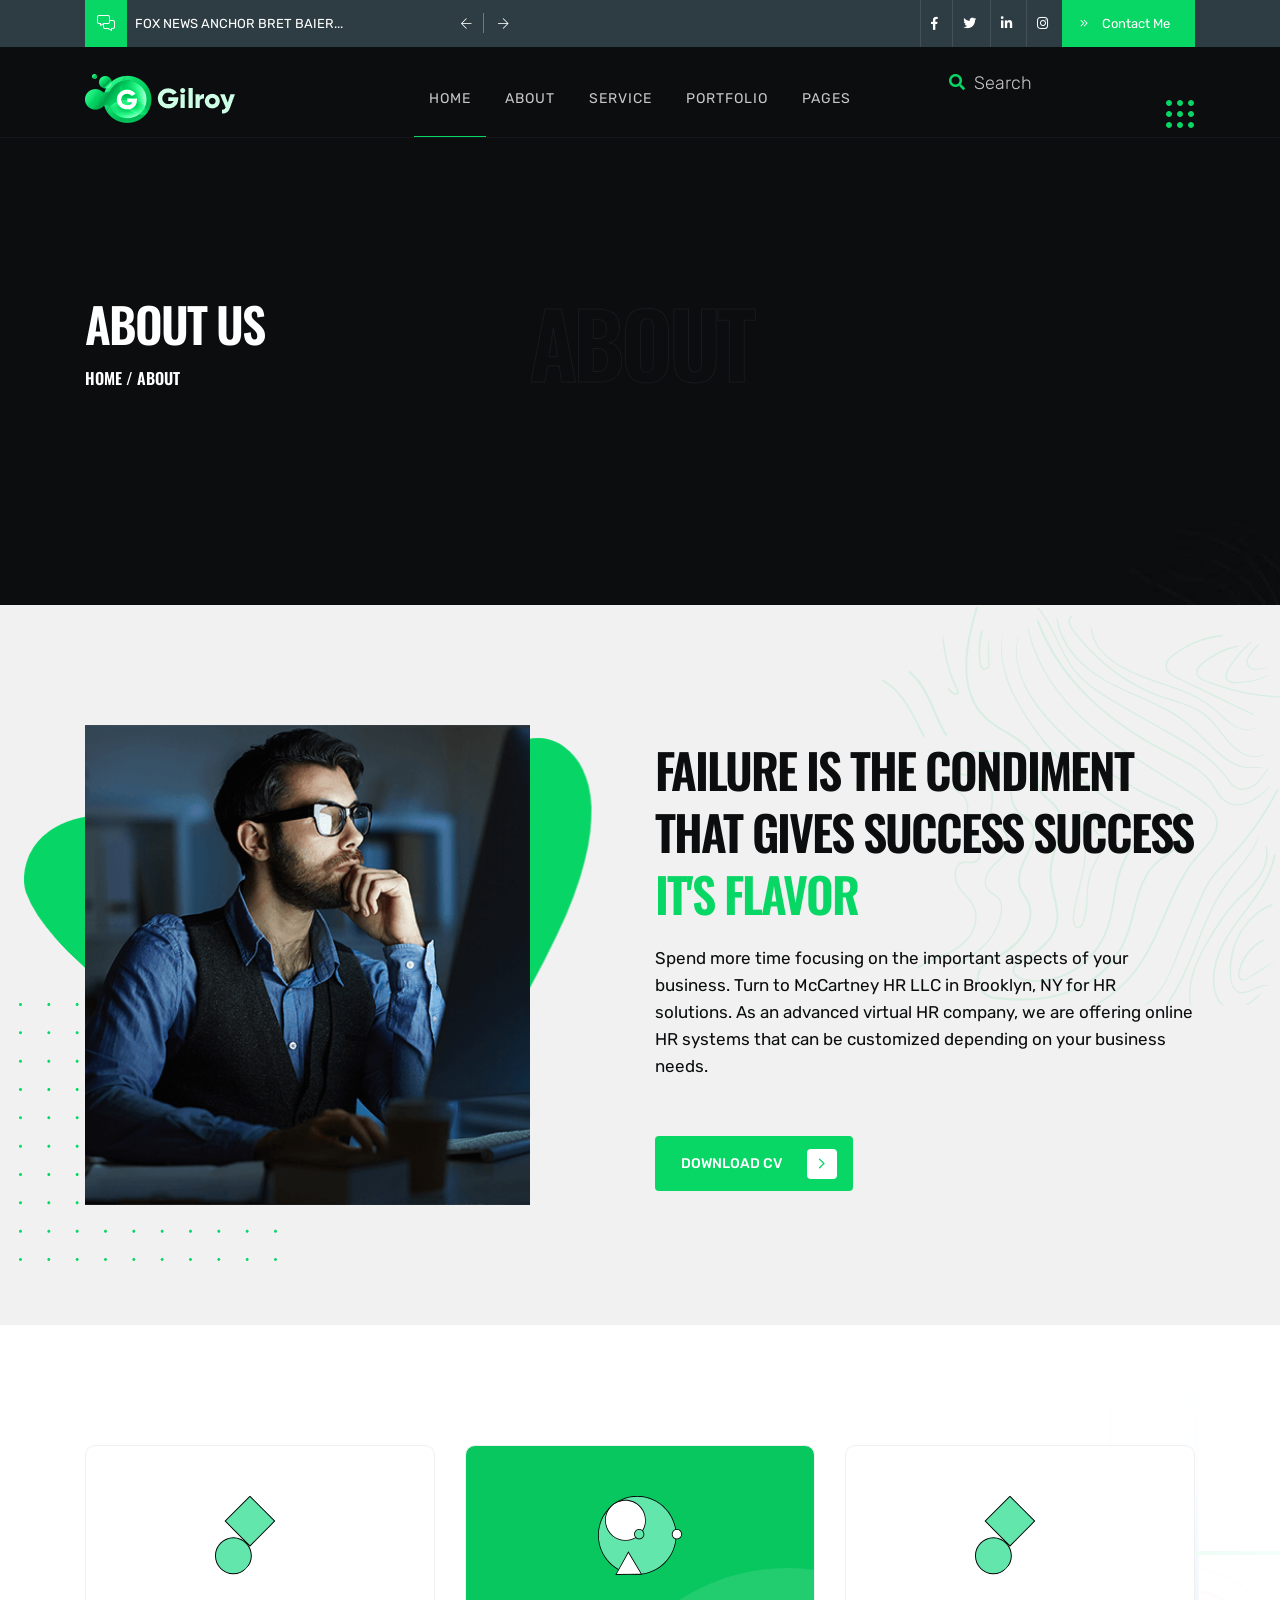
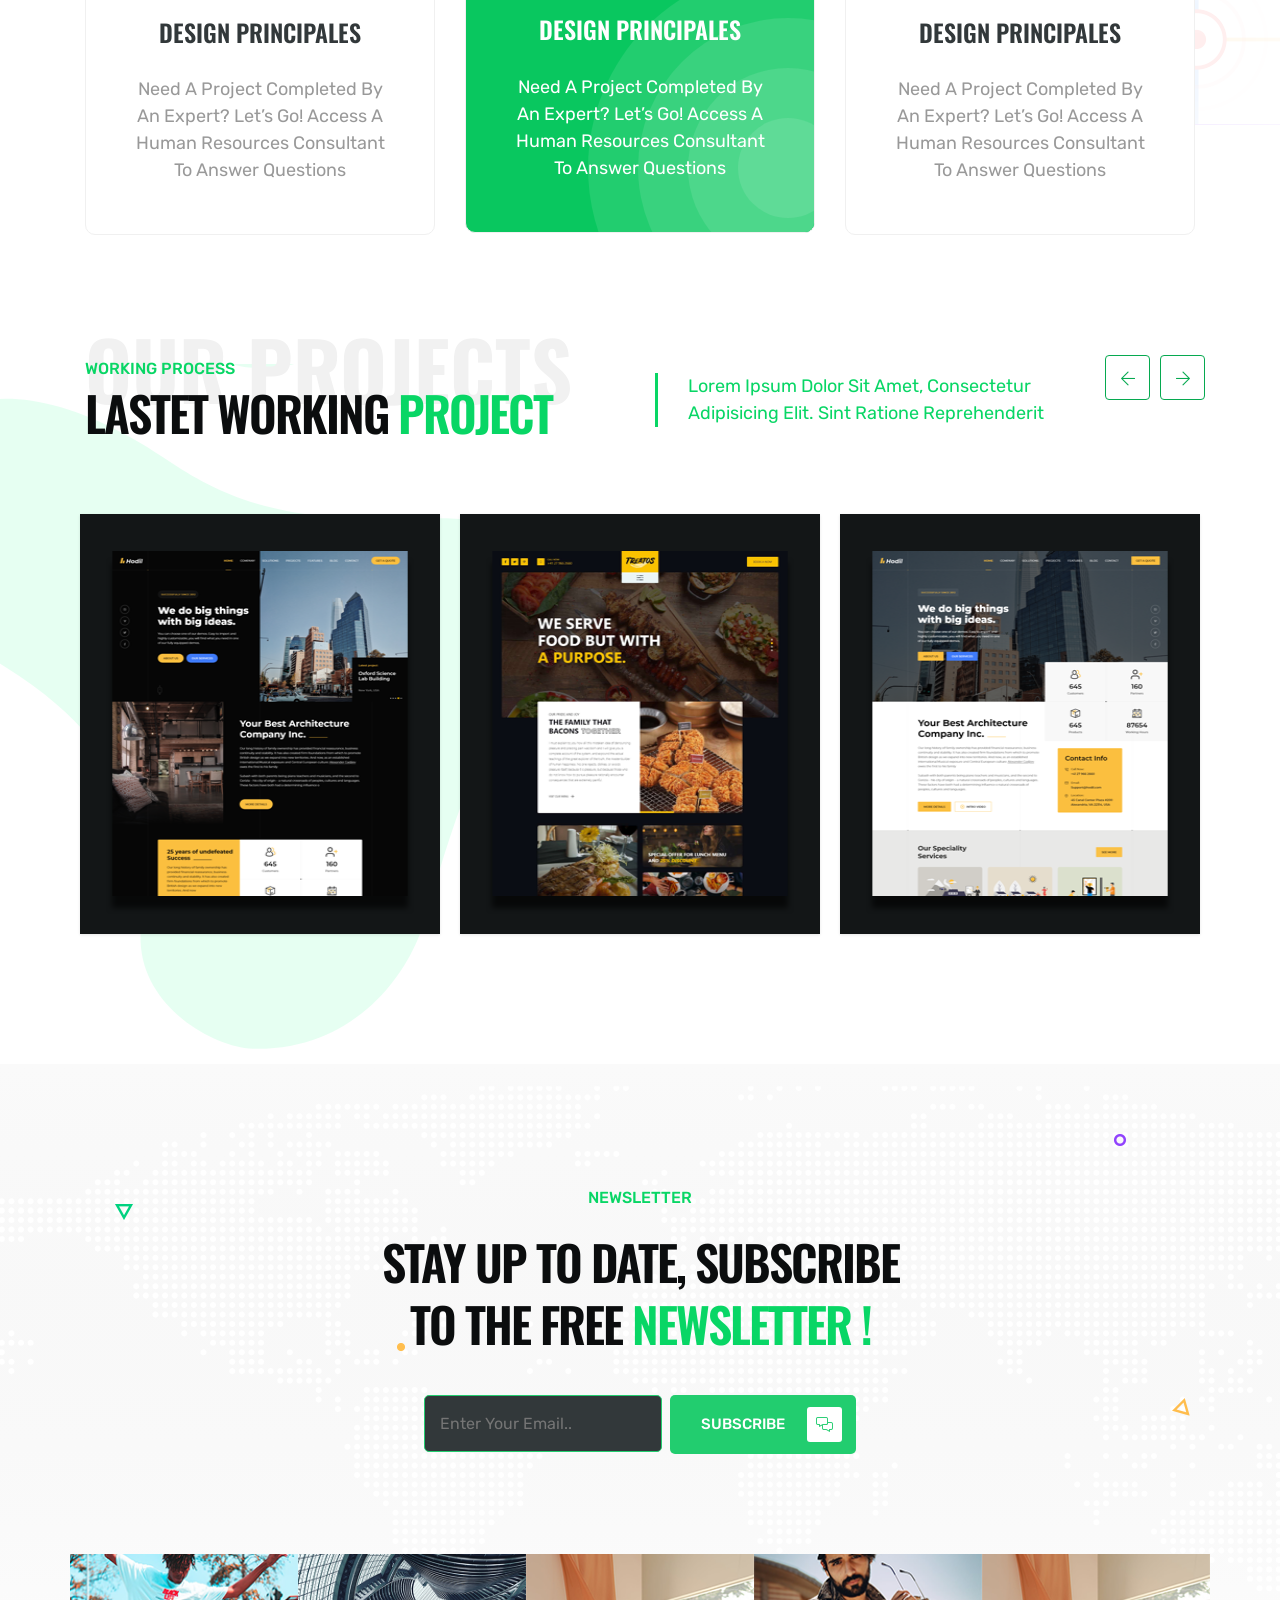
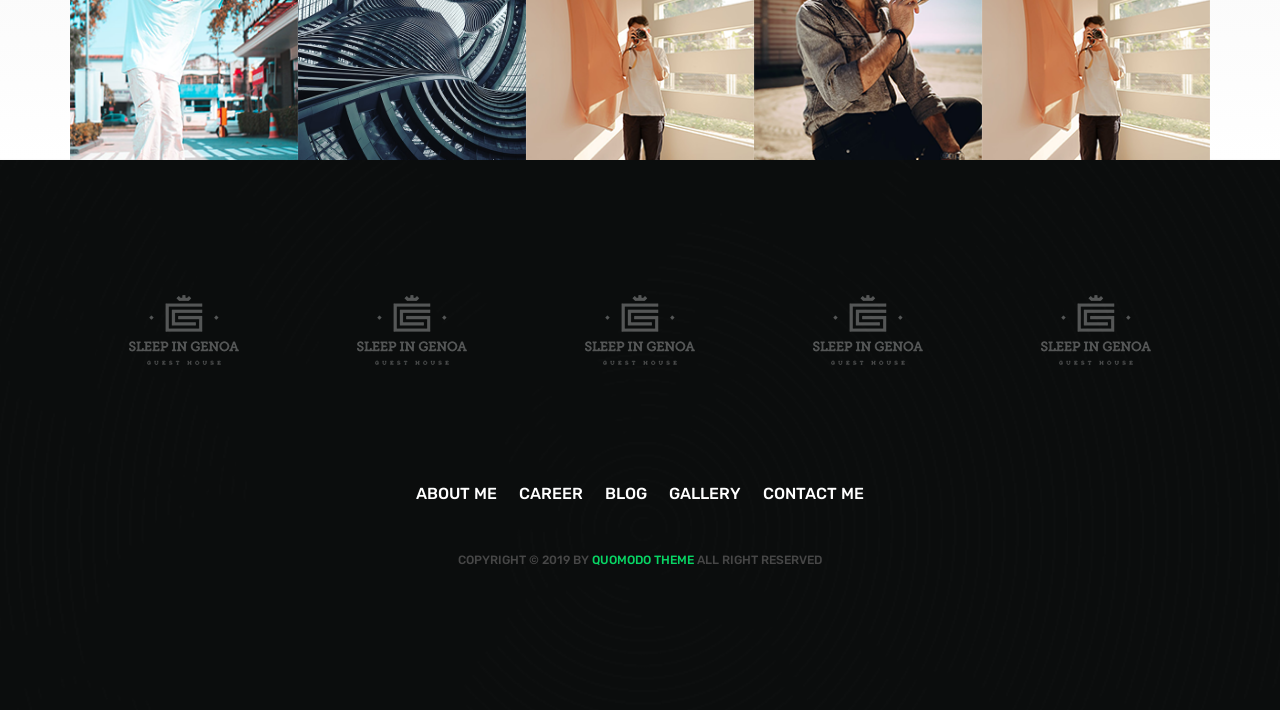
<file: about.html>
<!DOCTYPE html>
<html lang="en">
<!--HTML START-->

<head>
    <!--HEAD START-->
    <title>About Us</title>
    <!--::::: SUPPORT META :::::::-->
    <meta charset="utf-8">
    <meta name="viewport" content="width=device-width, initial-scale=1">

    <!--::::: ALL CSS CALLING :::::::-->
    <link rel="stylesheet" href="assets/css/plugins/animate.min.css">
    <link rel="stylesheet" href="assets/css/plugins/bootstrap.min.css">
    <link rel="stylesheet" href="assets/css/plugins/fontawesome.css">
    <link rel="stylesheet" href="assets/css/plugins/modal-video.min.css">
    <link rel="stylesheet" href="assets/css/plugins/stellarnav.css">
    <link rel="stylesheet" href="assets/css/plugins/owl.carousel.css">
    <link rel="stylesheet" href="assets/css/typography.css">
    <link rel="stylesheet" href="assets/css/theme.css">
    <link rel="stylesheet" href="assets/css/inner.css">
    <link rel="stylesheet" href="assets/css/button.css">
    <link rel="stylesheet" href="assets/css/responsive.css">

</head>
<!--HEADE END-->

<body><!--BODY START-->

    <!--PLACEHOLDER AREA START-->
    <div class="preloader">
        <div class="lds-dual-ring"></div>
    </div>
    <!--PLACEHOLDER AREA END-->

    <div class="site site-white"> <!--::::: SITE AREA START :::::::-->
     <!--::::: BANNER AREA START :::::::-->
        <div class="header-banner-area">
            <div class="container">
                <div class="row">
                    <div class=" col-md-5 align-self-center">
                        <div class="banner-comments">
                            <div class="banner-icon">
                                <i class="fal fa-comments-alt"></i>
                            </div>
                            <div class="banner-carousel owl-carousel">
                                <div class="banner-single-carousel">
                                    <p>Fox News Anchor Bret Baier...</p>
                                </div>
                                <div class="banner-single-carousel">
                                    <p>Elementor Is Great WordPress...</p>
                                </div>
                            </div>
                        </div>
                    </div>
                    <div class="col-md-7 text-right align-self-center">
                        <div class="banner-social-wrap">
                            <div class="banner-social">
                                <ul>
                                    <li><a href="about.html#"><i class="fab fa-facebook-f"></i></a></li>
                                    <li><a href="about.html#"><i class="fab fa-twitter"></i></a></li>
                                    <li><a href="about.html#"><i class="fab fa-linkedin-in"></i></a></li>
                                    <li><a href="about.html#"><i class="fab fa-instagram"></i></a></li>
                                </ul>
                            </div>
                            <div class="banner-contact">
                                <a href="about.html#" class="contact-btn"><i class="fal fa-angle-double-right"></i> Contact Me</a>
                            </div>
                        </div>
                    </div>
                </div>
            </div>
        </div>
        <!--::::: BANNER AREA END :::::::-->

        <!--::::: HEADER AREA START :::::::-->
            <div class="header-area header-main" id="header">
                <!--scroll to up btn-->
                <a href="about.html#home" class="up-btn"><i class="fal fa-angle-up"></i></a>
                <div class="container">
                    <div class="row">
                        <div class="col-6 col-lg-3 align-self-center">
                            <a href="index.html" class="logo"><img src="assets/img/logo/logo.svg" alt=""></a>
                        </div>
                        <div class="col-6 text-center align-self-center">
                            <div class="main-menu">
                                <div class="stellarnav">
                                    <ul class="navbarmneuclass">
                                        <li class="current"><a href="about.html#home">Home</a>
                                            <ul>
                                                <li><a href="index.html">Home Page 1</a></li>
                                                <li><a href="index1.html">Home Page 2</a></li>
                                            </ul>
                                        </li>
                                        <li><a href="about.html#about">About</a></li>
                                        <li><a href="about.html#service">Service</a></li>
                                        <li><a href="about.html#portfolio">Portfolio</a></li>
                                        <li><a href="about.html#">Pages</a>
                                            <ul>
                                                <li><a href="about.html">About</a></li>
                                                <li><a href="portfolio.html">Portfolio</a></li>
                                                <li><a href="single-portfolio.html">Portfolio Details</a></li>
                                                <li><a href="blog.html">Blog</a></li>
                                                <li><a href="single-blog.html">Single Blog</a></li>
                                                <li><a href="contact.html">Contact Us</a></li>
                                            </ul>
                                        </li>
                                    </ul>
                                </div>
                            </div>
                        </div>
                        <div class="d-none d-lg-block col-lg-3 align-self-center text-right">
                            <div class="search-area">
                                <div class="search-box">
                                    <form action="about.html#">
                                        <input type="search" placeholder="Search">
                                    </form>
                                    <div class="search-btn">
                                        <a href="about.html#"><i class="fas fa-search"></i></a>
                                    </div>
                                </div>
                                <div class="grid-menu" id="grid-side">
                                    <img src="assets/img/icon/hamburger.svg" alt="">
                                </div>
                            </div>
                        </div>
                    </div>
                </div>
                <div class="slide-widgest-wrap" id="slide-widgest">
                    <div class="side-widgest" id="side-content">
                        <div class="side-close" id="close-btn">
                        <i class="fal fa-times"></i>
                    </div>
                        <div class="logo">
                            <a href="about.html#"><img src="assets/img/logo/logo.svg" alt=""></a>
                        </div>
                        <div class="side-content">
                            <p>Lorem ipsum dolor sit amet, consectetur adipisicing elit. Sint ratione reprehenderit, error qui enim sit ex provident iure, dolor, nulla eaque delectus, repudiandae commodi. Velit assumenda odit quisquam at, error suscipit unde, necessitatibus ipsum ratione excepturi ducimus labore, totam dolorem.</p>
                        </div>
                        <div class="side-social">
                            <ul>
                                <li><a href="about.html#"><i class="fab fa-facebook-f"></i></a></li>
                                <li><a href="about.html#"><i class="fab fa-twitter"></i></a></li>
                                <li><a href="about.html#"><i class="fab fa-linkedin-in"></i></a></li>
                                <li><a href="about.html#"><i class="fab fa-instagram"></i></a></li>
                            </ul>
                        </div>
                    </div>
                </div>
            </div>
            <!--::::: HEADER AREA END :::::::-->
        
        <!--:::::WELCOME ATRA START :::::::-->
        <div class="welcome-area-wrap" style="background: url(assets/img/bg/inner-header-bg.jpg);background-size: cover;background-position: center;" id="home">
            <!--::::: WELCOME CAROUSEL START :::::::-->
                <div class="welcome-area inner">
                    <div class="container">
                        <div class="row">
                            <div class="col-lg-4">
                                <div class="inner-wlc">
                                    <h2>About Us</h2>
                                    <h3><a href="index.html">home</a>&nbsp;/&nbsp;About</h3>
                                </div>
                            </div>
                            <div class="col-lg-4 text-center">
                                <div class="inner-filltext">
                                    <h1>About</h1>
                                </div>
                            </div>
                        </div>
                    </div>
                </div>
            <!--::::: WELCOME CAROUSEL END:::::::-->
        </div>
        <!--:::::WELCOME AREA END :::::::-->


        <!--:::::ABOUT AREA START :::::::-->
        <div class="about-area about-area-primery section-padding" id="about">
            <div class="container">
                <div class="row">
                    <div class="col-lg-5 align-self-center">
                        <div class="about-shape">
                            <div class="about-img-section text-center" style="background-image: url(assets/img/about/about1.png);background-size: cover;background-position: center">
                              
                            </div>
                        </div>
                    </div>
                    <div class="col-lg-6 offset-lg-1 align-self-center">
                        <div class="primery-heading">
                            <strong class="filltext">About us</strong>
                            <h2>Failure is the condiment
                            That Gives Success Success <span>It's Flavor</span></h2>
                            <div class="space-20"></div>
                            <p>Spend more time focusing on the important aspects of your business. Turn to McCartney HR LLC in Brooklyn, NY for HR solutions. As an advanced virtual HR company, we are offering online HR systems that can be customized depending on your business needs.</p>
                            <div class="space-40"></div>
                        <a href="about.html#" class="cbtn cbnt1 fadeInDown animated">download cv <i class="fal fa-angle-right"></i></a>
                        </div>
                    </div>
                </div>
            </div>
        </div>
        <!--:::::ABOUT AREA END :::::::-->

        <!--:::::SERVICE AREA START :::::::-->
        <div class="service-area service-primery padding-top" id="service">
            <div class="container">
                <div class="row">
                    <div class="col-lg-4">
                        <div class="single-service pricing2">
                            <div class="service-icon">
                                 <img src="assets/img/icon/service1.svg" alt="">
                            </div>
                            <div class="service-text">
                                <h4>design principales</h4>
                                <p>Need a project completed by an expert? Let’s go! Access a Human Resources Consultant to answer questions</p>
                            </div>
                            <div class="circles-wrap">
                                <div class="circles">
                                    <span class="circle circle-1"></span>
                                    <span class="circle circle-2"></span>
                                    <span class="circle circle-3"></span>
                                    <span class="circle circle-4"></span>
                                </div>
                            </div>
                        </div>
                    </div>
                    <div class="col-lg-4">
                        <div class="single-service active pricing2">
                            <div class="service-icon">
                                <img src="assets/img/icon/service2.svg" alt="">
                            </div>
                            <div class="service-text">
                                <h4>design principales</h4>
                                <p>Need a project completed by an expert? Let’s go! Access a Human Resources Consultant to answer questions</p>
                            </div>
                            
                            <div class="circles-wrap">
                                <div class="circles">
                                    <span class="circle circle-1"></span>
                                    <span class="circle circle-2"></span>
                                    <span class="circle circle-3"></span>
                                    <span class="circle circle-4"></span>
                                </div>
                            </div>
                        </div>
                    </div>
                    <div class="col-lg-4">
                        <div class="single-service pricing2">
                            <div class="service-icon">
                                <img src="assets/img/icon/service1.svg" alt="">
                            </div>
                            <div class="service-text">
                                <h4>design principales</h4>
                                <p>Need a project completed by an expert? Let’s go! Access a Human Resources Consultant to answer questions</p>
                            </div>
                            
                            <div class="circles-wrap">
                                <div class="circles">
                                    <span class="circle circle-1"></span>
                                    <span class="circle circle-2"></span>
                                    <span class="circle circle-3"></span>
                                    <span class="circle circle-4"></span>
                                </div>
                            </div>
                        </div>
                    </div>
                </div>
            </div>
        </div>
        <!--:::::SERVICE AREA END :::::::-->

        <!--:::::PROJECT AREA START :::::::-->
        <div class="project-area project-area2 project-area-primery section-padding" id="portfolio">
            <div class="container">
                <div class="row">
                    <div class="col-lg-6 align-self-center">
                        <div class="primery-heading">
                            <strong class="filltext">our projects</strong>
                            <small>WORKING PROCESS</small>
                            <h2>lastet working <span>project</span></h2>
                        </div>
                    </div>
                    <div class="col-lg-5 align-self-center">
                         <div class="primery-info-content">
                            <p>Lorem ipsum dolor sit amet, consectetur adipisicing elit. Sint ratione reprehenderit </p>
                        </div>
                    </div>
                </div>
                <div class="space-60"></div>
                <div class="row">
                    <ul id="da-thumbs" class="da-thumbs portfolio-carousel2 owl-carousel">
                        <li>
                            <a href="about.html">
                                <img src="assets/img/project/project1.png" alt="">
                                <div><span>Menu by Simon Jensen</span></div>
                            </a>
                        </li>
                        <li>
                            <a href="about.html">
                                <img src="assets/img/project/project2.png" alt="">
                                <div><span>Menu by Simon Jensen</span></div>
                            </a>
                        </li>
                        <li>
                            <a href="about.html">
                                <img src="assets/img/project/project3.png" alt="">
                                <div><span>Menu by Simon Jensen</span></div>
                            </a>
                        </li>
                        <li>
                            <a href="about.html">
                                <img src="assets/img/project/project4.png" alt="">
                                <div>
                                    <span>Menu by Simon Jensen</span>

                                </div>
                            </a>
                        </li>
                        <li>
                            <a href="about.html">
                                <img src="assets/img/project/project4.png" alt="">
                                <div>
                                    <span>Menu by Simon Jensen</span>
                                </div>
                            </a>
                        </li>
                    </ul>
                </div>
            </div>
        </div>
        <!--:::::PROJECT AREA END :::::::-->

        <!--:::::CALL TO ACTION AREA START :::::::-->
        <div class="cta-area padding-top cta-primery" style="background-image: url(assets/img/bg/world-map.svg);background-position: center;background-size: cover;background-repeat: no-repeat;" id="contact">
            <div class="container">
                <div class="row">
                    <div class="col-lg-6 m-auto text-center">
                     <div class="primery-heading cta-heading">
                        <small>Newsletter</small>
                        <div class="space-20"></div>
                        <h2>Stay up to date, subscribe to the free <span>newsletter !</span></h2>
                    </div>
                    <div class="space-40"></div>
                    <div class="cta-form">
                        <form action="about.html#">
                            <input type="email" placeholder="Enter Your Email..">
                            <a href="about.html#" class="subscribe-btn">subscribe <i class="fal fa-comments-alt"></i></a>
                        </form>
                    </div>
                    </div>
                </div>
            </div>
            <div class="space-100"></div>
            <!--:::::SOCIAL AREA START :::::::-->

            <div class="social-area">
                <div class="container">
                    <div class="row">
                        <div class="col-lg">
                            <div class="single-social">
                                <div class="sinlge-social-hover" style="background: url(assets/img/social/social4.png);background-position: center;-webkit-background-size: cover;
                                background-size: cover;">
                                    <a href="about.html">
                                        <span class="single-social-icon">
                                           <i class="fab fa-linkedin-in"></i>
                                        </span>
                                        <p class="single-soicial-text">
                                             join our 
                                            instagram 
                                            community!
                                        </p>
                                    </a>
                                </div>
                            </div>
                        </div>
                        <div class="col-lg">
                            <div class="single-social">
                                <div class="sinlge-social-hover" style="background: url(assets/img/social/social1.png);background-position: center;-webkit-background-size: cover;
                                background-size: cover;">
                                    <a href="about.html">
                                        <span class="single-social-icon">
                                            <i class="fab fa-facebook-f"></i>
                                        </span>
                                        <p class="single-soicial-text">
                                             join our 
                                            instagram 
                                            community!
                                        </p>
                                    </a>
                                </div>
                            </div>
                        </div>
                        <div class="col-lg">
                            <div class="single-social">
                                <div class="sinlge-social-hover" style="background: url(assets/img/social/social2.png);background-position: center;-webkit-background-size: cover;
                                background-size: cover;">
                                    <a href="about.html">
                                        <span class="single-social-icon">
                                           <i class="fas fa-basketball-ball"></i>
                                        </span>
                                        <p class="single-soicial-text">
                                             join our 
                                            instagram 
                                            community!
                                        </p>
                                    </a>
                                </div>
                            </div>
                        </div>
                        <div class="col-lg">
                            <div class="single-social">
                                <div class="sinlge-social-hover" style="background: url(assets/img/social/social3.png);background-position: center;-webkit-background-size: cover;
                                background-size: cover;">
                                    <a href="about.html">
                                        <span class="single-social-icon">
                                            <i class="fab fa-twitter"></i>
                                        </span>
                                        <p class="single-soicial-text">
                                             join our 
                                            instagram 
                                            community!
                                        </p>
                                    </a>
                                </div>
                            </div>
                        </div>
                        <div class="col-lg">
                            <div class="single-social">
                                <div class="sinlge-social-hover" style="background: url(assets/img/social/social2.png);background-position: center;-webkit-background-size: cover;
                                background-size: cover;">
                                    <a href="about.html">
                                        <span class="single-social-icon">
                                            <i class="fab fa-instagram"></i>
                                        </span>
                                        <p class="single-soicial-text">
                                             join our 
                                            instagram 
                                            community!
                                        </p>
                                    </a>
                                </div>
                            </div>
                        </div>
                    </div>
                </div>
            </div>
        <!--:::::SOCIAL AREA END :::::::-->
            <img src="assets/img/icon/cta1.png" alt="" class="cta-shape cta-shap1">
            <img src="assets/img/icon/cta2.png" alt="" class="cta-shape cta-shap2">
            <img src="assets/img/icon/cta3.png" alt="" class="cta-shape cta-shap3">
            <img src="assets/img/icon/cta4.png" alt="" class="cta-shape cta-shap4">
            <img src="assets/img/icon/cta5.png" alt="" class="cta-shape cta-shap5">
        </div>
        <!--:::::CALL TO ACTION AREA END :::::::-->


        <!--:::::FOOTER AREA START :::::::-->
        <div class="footer-area section-padding" style="background-image: url(assets/img/bg/footer-bg.png);background-size: cover;background-position: center;background-repeat: no-repeat;">
             <!--:::::LOGO AREA START :::::::-->
        <div class="logo-carousel">
            <div class="container">
                <div class="row">
                    <div class="logos owl-carousel">
                        <div class="single-logo-table">
                            <div class="single-logo-table-cell">
                               <img src="assets/img/logo/1.svg" alt="">
                            </div>
                        </div>
                        <div class="single-logo-table">
                            <div class="single-logo-table-cell">
                                <img src="assets/img/logo/1.svg" alt="">
                            </div>
                        </div>
                        <div class="single-logo-table">
                            <div class="single-logo-table-cell">
                                <img src="assets/img/logo/1.svg" alt="">
                            </div>
                        </div>
                        <div class="single-logo-table">
                            <div class="single-logo-table-cell">
                                <img src="assets/img/logo/1.svg" alt="">
                            </div>
                        </div>
                        <div class="single-logo-table">
                            <div class="single-logo-table-cell">
                                <img src="assets/img/logo/1.svg" alt="">
                            </div>
                        </div>
                        <div class="single-logo-table">
                            <div class="single-logo-table-cell">
                                <img src="assets/img/logo/1.svg" alt="">
                            </div>
                        </div>
                    </div>
                </div>
            </div>
        </div>
        <div class="space-100"></div>
        <!--:::::LOGO AREA END :::::::-->
            <div class="container">
                <div class="row">
                    <div class="col-lg-6 m-auto text-center">
                        <div class="footer-menu">
                            <ul>
                                <li><a href="about.html#">about me</a></li>
                                <li><a href="about.html#">career</a></li>
                                <li><a href="about.html#">blog</a></li>
                                <li><a href="about.html#">gallery</a></li>
                                <li><a href="about.html#">contact me</a></li>
                            </ul>
                        </div>
                        <div class="space-40"></div>
                        <div class="copyright">
                            <p>Copyright © 2019 by <span> Quomodo Theme</span> all right reserved</p>
                        </div>
                    </div>
                </div>
            </div>
        </div>
        <!--:::::FOOTER AREA END :::::::-->
      
    </div> <!--:::::SITE AREA END :::::::-->



    <!--:::::ALL JS FILES :::::::-->
    <script src="assets/js/plugins/jQuery.2.1.0.min.js"></script>
    <script src="assets/js/plugins/bootstrap.min.js"></script>
    <script src="assets/js/plugins/jquery.nav.js"></script>
    <script src="assets/js/plugins/jquery.waypoints.min.js"></script>
    <script src="assets/js/plugins/jquery-modal-video.min.js"></script>
    <script src="assets/js/plugins/stellarnav.js"></script>
    <script src="assets/js/plugins/popper.min.js"></script>
    <script src="assets/js/plugins/owl.carousel.js"></script>
    <script src="assets/js/plugins/wow.min.js"></script>
    <script src="assets/js/plugins/appear.js"></script>
    <script src="assets/js/plugins/easypiechart.min.js"></script>
    <script src="assets/js/plugins/animatenumber.min.js"></script>
    <script src="assets/js/plugins/bars.js"></script>
    <script src="assets/js/plugins/circle-progress.js"></script>
    <script src="assets/js/plugins/jquery.hoverdir.js"></script>
    <script src="assets/js/plugins/isotop.v3.0.4.min.js"></script>
    <script src="assets/js/main.js"></script>


</body>
<!--body end-->

</html>
<!--html end-->
</file>
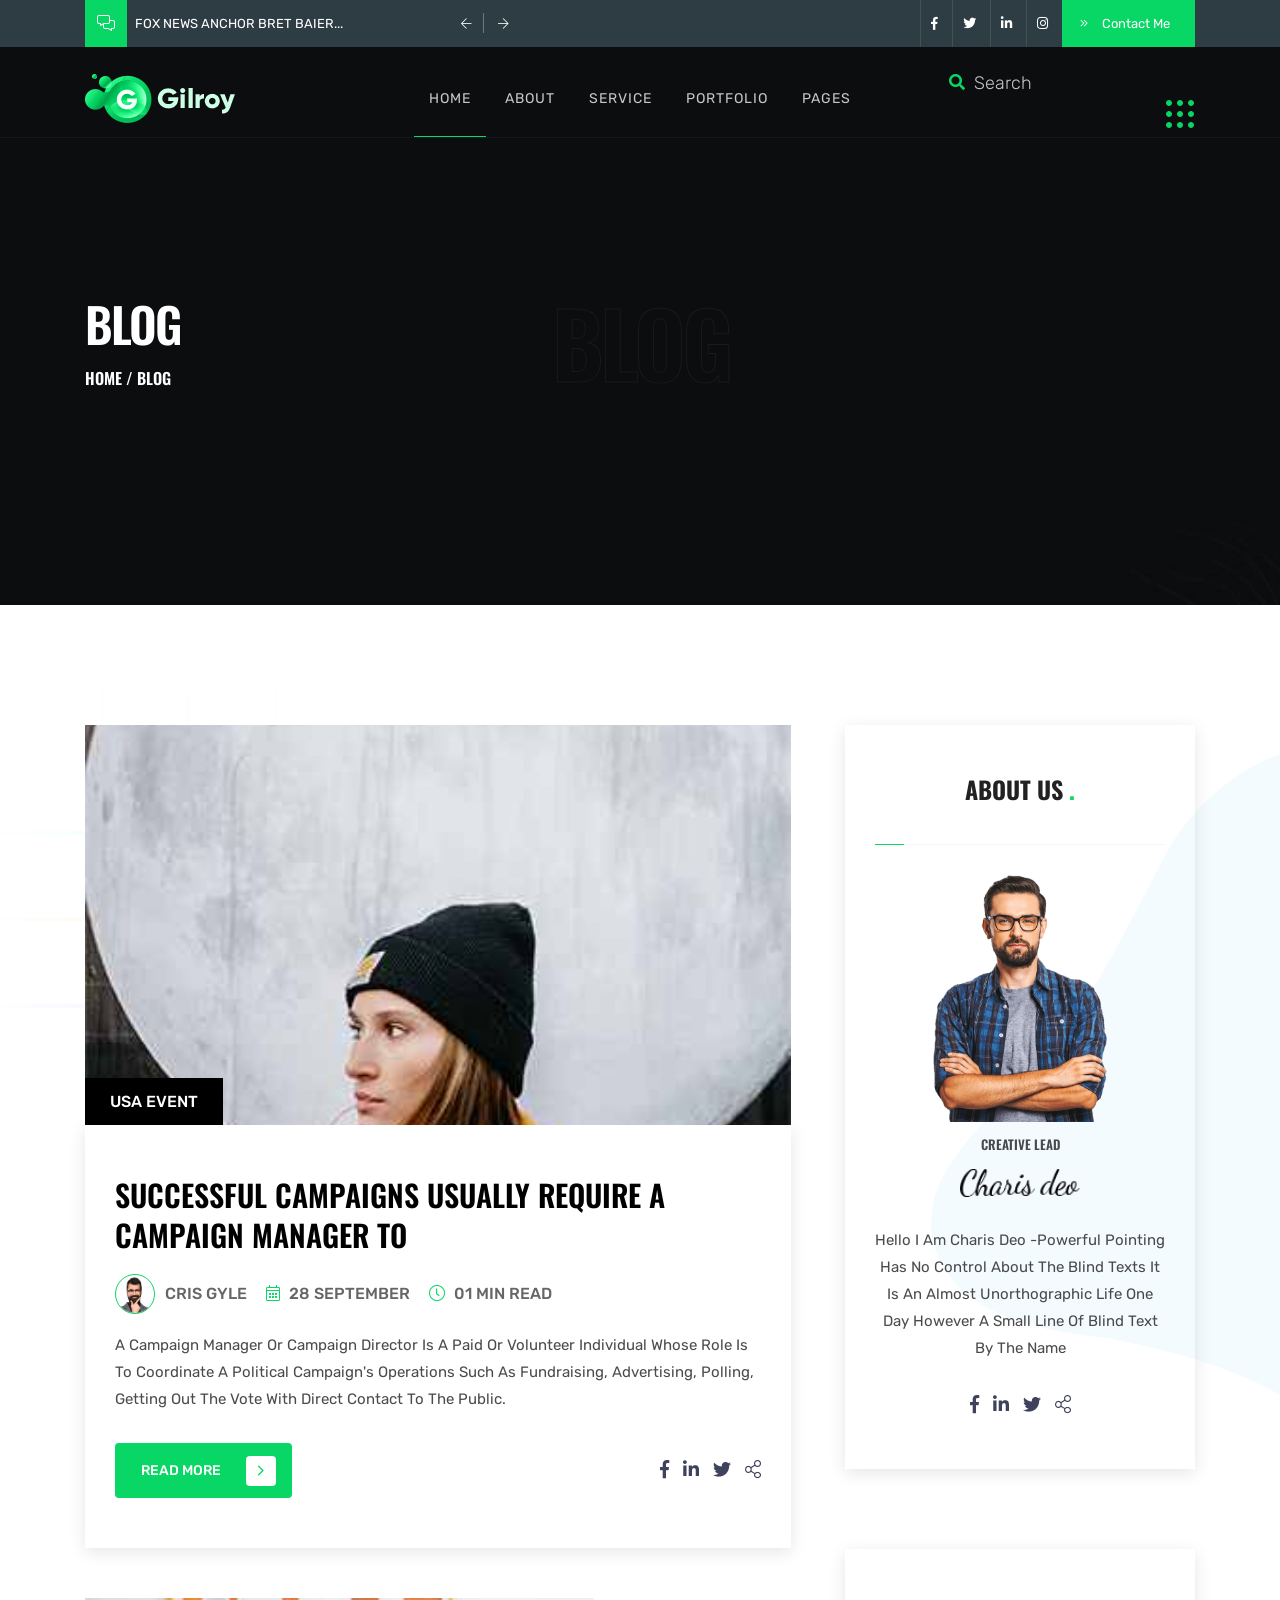
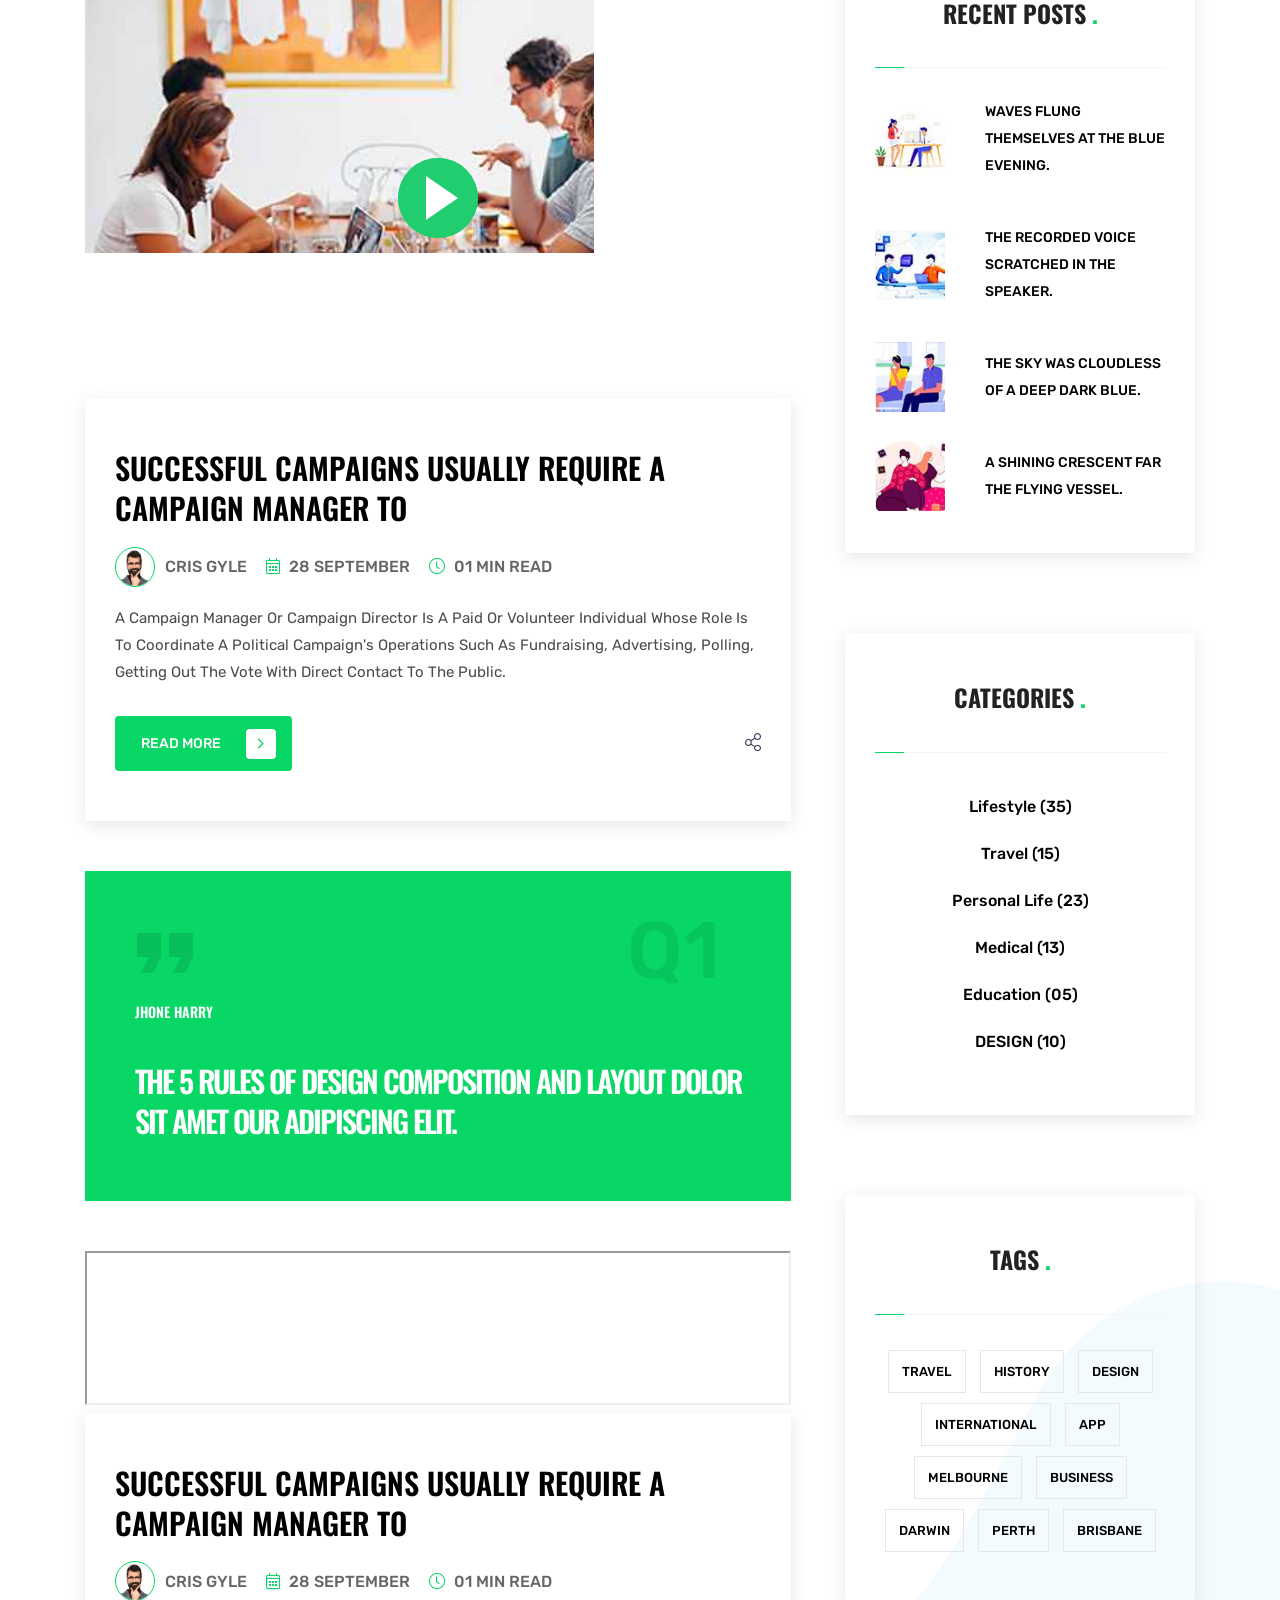
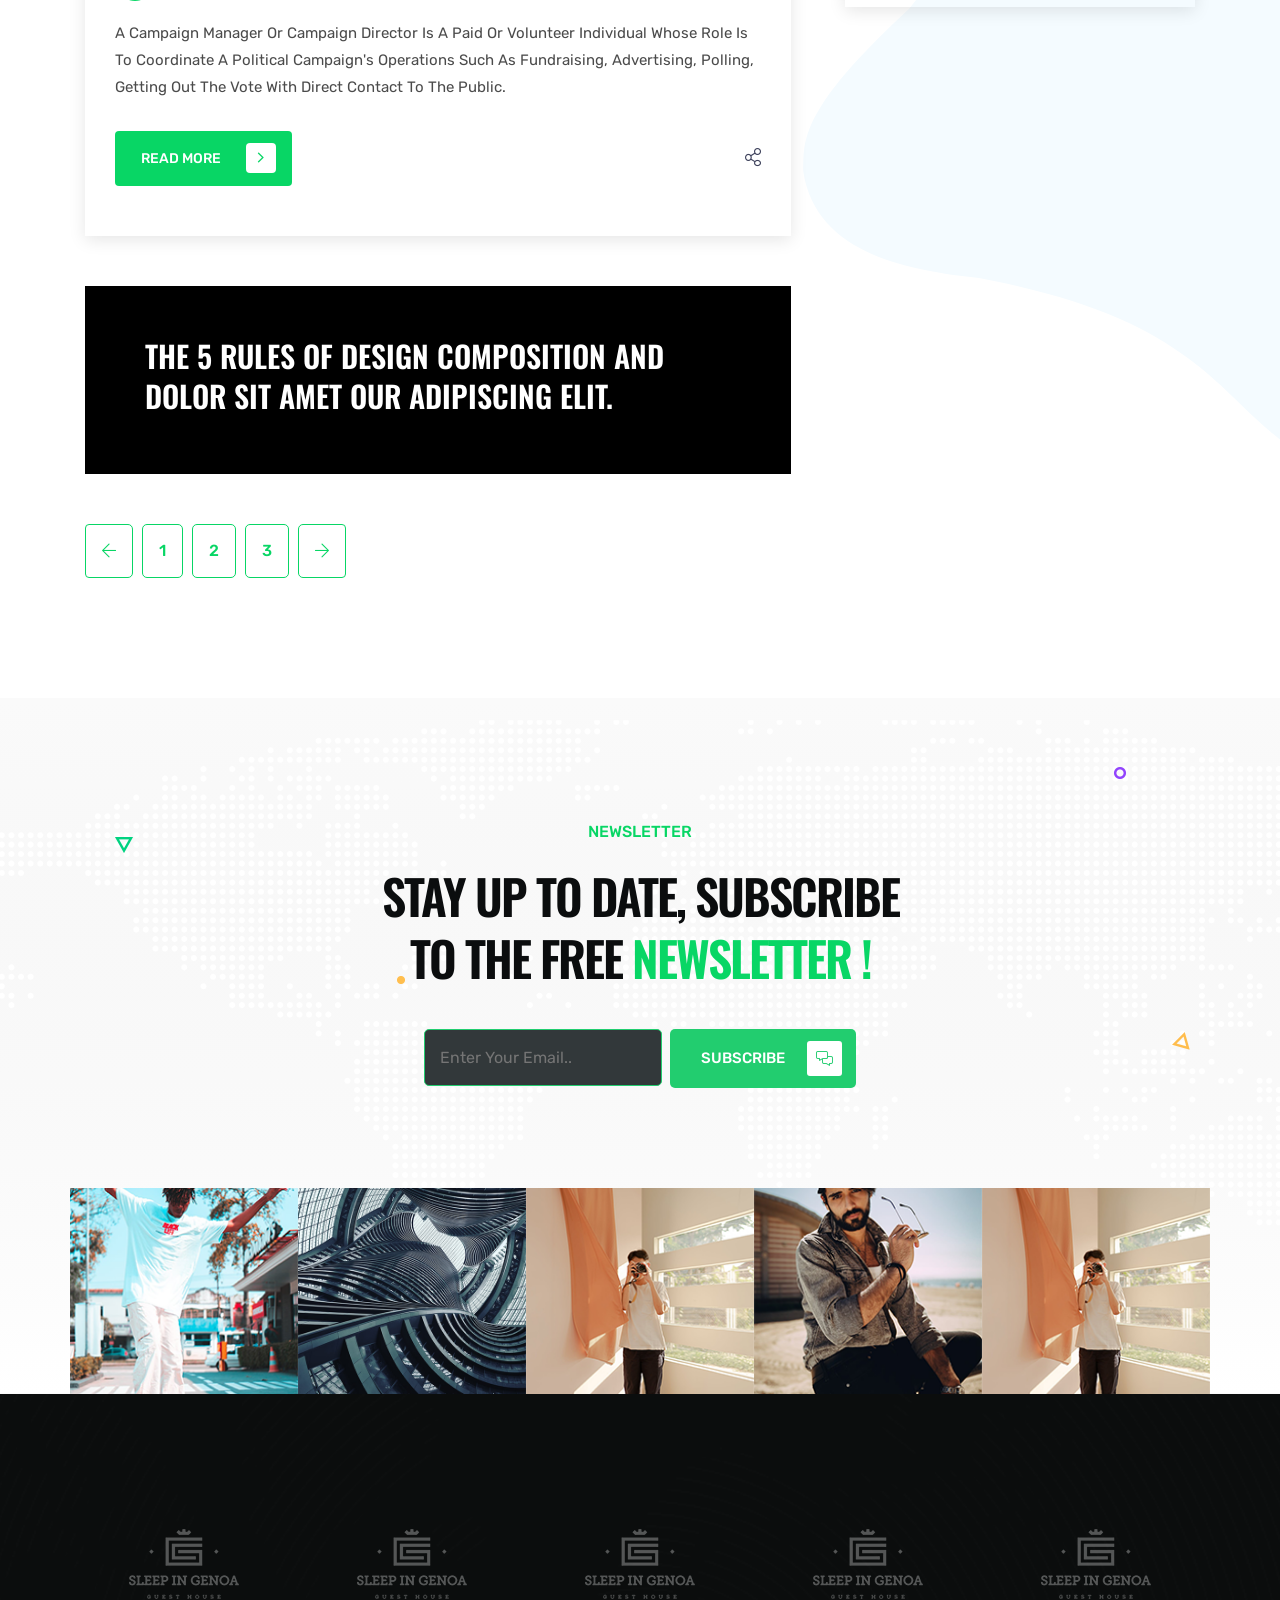
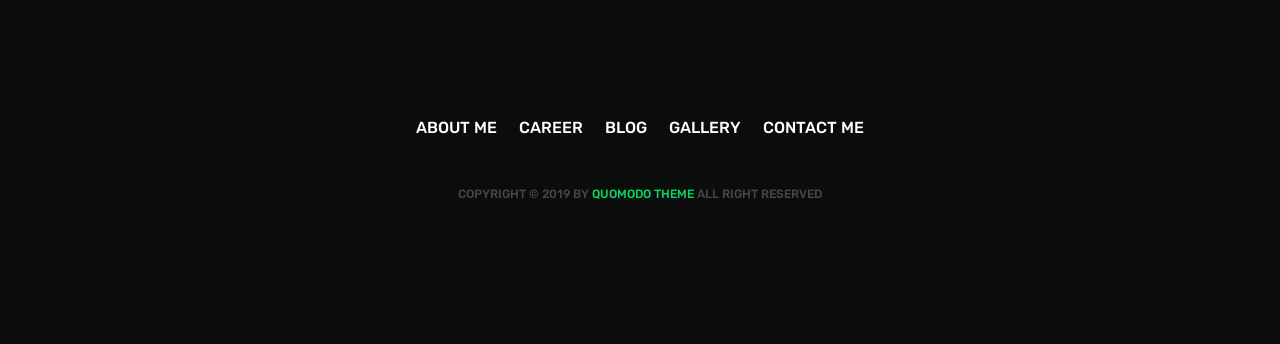
<file: blog.html>
<!DOCTYPE html>
<html lang="en">
<!--HTML START-->

<head>
    <!--HEAD START-->
    <title>News</title>
    <!--::::: support meta :::::::-->
    <meta charset="utf-8">
    <meta name="viewport" content="width=device-width, initial-scale=1">
    
    <!--::::: ALL CSS CALLING :::::::-->
    <link rel="stylesheet" href="assets/css/plugins/animate.min.css">
    <link rel="stylesheet" href="assets/css/plugins/bootstrap.min.css">
    <link rel="stylesheet" href="assets/css/plugins/fontawesome.css">
    <link rel="stylesheet" href="assets/css/plugins/modal-video.min.css">
    <link rel="stylesheet" href="assets/css/plugins/stellarnav.css">
    <link rel="stylesheet" href="assets/css/plugins/owl.carousel.css">
    <link rel="stylesheet" href="assets/css/typography.css">
    <link rel="stylesheet" href="assets/css/theme.css">
    <link rel="stylesheet" href="assets/css/inner.css">
    <link rel="stylesheet" href="assets/css/button.css">
    <link rel="stylesheet" href="assets/css/responsive.css">

</head>
<!--HEADE END-->

<body><!--BODY START-->

    <!--PLACEHOLDER AREA START-->
    <div class="preloader">
        <div class="lds-dual-ring"></div>
    </div>
    <!--PLACEHOLDER AREA END-->

    <div class="site site-white"> <!--::::: SITE AREA START :::::::-->
    <!--::::: BANNER AREA START :::::::-->
        <div class="header-banner-area">
            <div class="container">
                <div class="row">
                    <div class=" col-md-5 align-self-center">
                        <div class="banner-comments">
                            <div class="banner-icon">
                                <i class="fal fa-comments-alt"></i>
                            </div>
                            <div class="banner-carousel owl-carousel">
                                <div class="banner-single-carousel">
                                    <p>Fox News Anchor Bret Baier...</p>
                                </div>
                                <div class="banner-single-carousel">
                                    <p>Elementor Is Great WordPress...</p>
                                </div>
                            </div>
                        </div>
                    </div>
                    <div class="col-md-7 text-right align-self-center">
                        <div class="banner-social-wrap">
                            <div class="banner-social">
                                <ul>
                                    <li><a href="blog.html#"><i class="fab fa-facebook-f"></i></a></li>
                                    <li><a href="blog.html#"><i class="fab fa-twitter"></i></a></li>
                                    <li><a href="blog.html#"><i class="fab fa-linkedin-in"></i></a></li>
                                    <li><a href="blog.html#"><i class="fab fa-instagram"></i></a></li>
                                </ul>
                            </div>
                            <div class="banner-contact">
                                <a href="blog.html#" class="contact-btn"><i class="fal fa-angle-double-right"></i> Contact Me</a>
                            </div>
                        </div>
                    </div>
                </div>
            </div>
        </div>
        <!--::::: BANNER AREA END :::::::-->

        <!--::::: HEADER AREA START :::::::-->
            <div class="header-area header-main" id="header">
                <!--scroll to up btn-->
                <a href="blog.html#home" class="up-btn"><i class="fal fa-angle-up"></i></a>
                <div class="container">
                    <div class="row">
                        <div class="col-6 col-lg-3 align-self-center">
                            <a href="index.html" class="logo"><img src="assets/img/logo/logo.svg" alt=""></a>
                        </div>
                        <div class="col-6 text-center align-self-center">
                            <div class="main-menu">
                                <div class="stellarnav">
                                    <ul class="navbarmneuclass">
                                        <li class="current"><a href="blog.html#home">Home</a>
                                            <ul>
                                                <li><a href="index.html">Home Page 1</a></li>
                                                <li><a href="index1.html">Home Page 2</a></li>
                                            </ul>
                                        </li>
                                        <li><a href="blog.html#about">About</a></li>
                                        <li><a href="blog.html#service">Service</a></li>
                                        <li><a href="blog.html#portfolio">Portfolio</a></li>
                                        <li><a href="blog.html#">Pages</a>
                                            <ul>
                                                <li><a href="about.html">About</a></li>
                                                <li><a href="portfolio.html">Portfolio</a></li>
                                                <li><a href="single-portfolio.html">Portfolio Details</a></li>
                                                <li><a href="blog.html">Blog</a></li>
                                                <li><a href="single-blog.html">Single Blog</a></li>
                                                <li><a href="contact.html">Contact Us</a></li>
                                            </ul>
                                        </li>
                                    </ul>
                                </div>
                            </div>
                        </div>
                        <div class="d-none d-lg-block col-lg-3 align-self-center text-right">
                            <div class="search-area">
                                <div class="search-box">
                                    <form action="blog.html#">
                                        <input type="search" placeholder="Search">
                                    </form>
                                    <div class="search-btn">
                                        <a href="blog.html#"><i class="fas fa-search"></i></a>
                                    </div>
                                </div>
                                <div class="grid-menu" id="grid-side">
                                    <img src="assets/img/icon/hamburger.svg" alt="">
                                </div>
                            </div>
                        </div>
                    </div>
                </div>
                <div class="slide-widgest-wrap" id="slide-widgest">
                    <div class="side-widgest" id="side-content">
                        <div class="side-close" id="close-btn">
                        <i class="fal fa-times"></i>
                    </div>
                        <div class="logo">
                            <a href="blog.html#"><img src="assets/img/logo/logo.svg" alt=""></a>
                        </div>
                        <div class="side-content">
                            <p>Lorem ipsum dolor sit amet, consectetur adipisicing elit. Sint ratione reprehenderit, error qui enim sit ex provident iure, dolor, nulla eaque delectus, repudiandae commodi. Velit assumenda odit quisquam at, error suscipit unde, necessitatibus ipsum ratione excepturi ducimus labore, totam dolorem.</p>
                        </div>
                        <div class="side-social">
                            <ul>
                                <li><a href="blog.html#"><i class="fab fa-facebook-f"></i></a></li>
                                <li><a href="blog.html#"><i class="fab fa-twitter"></i></a></li>
                                <li><a href="blog.html#"><i class="fab fa-linkedin-in"></i></a></li>
                                <li><a href="blog.html#"><i class="fab fa-instagram"></i></a></li>
                            </ul>
                        </div>
                    </div>
                </div>
            </div>
            <!--::::: HEADER AREA END :::::::-->
        
        <!--:::::WELCOME ATRA START :::::::-->
        <div class="welcome-area-wrap" style="background: url(assets/img/bg/inner-header-bg.jpg);background-size: cover;background-position: center;" id="home">
            <!--::::: WELCOME CAROUSEL START :::::::-->
                <div class="welcome-area inner">
                    <div class="container">
                        <div class="row">
                            <div class="col-lg-4">
                                <div class="inner-wlc">
                                    <h2>Blog</h2>
                                    <h3><a href="index.html">home</a>&nbsp;/&nbsp;blog</h3>
                                </div>
                            </div>
                            <div class="col-lg-4 text-center">
                                <div class="inner-filltext">
                                    <h1>blog</h1>
                                </div>
                            </div>
                        </div>
                    </div>
                </div>
            <!--::::: WELCOME CAROUSEL END:::::::-->
        </div>
        <!--:::::WELCOME AREA END :::::::-->

        <!--:::::BLOG PAGE AREA START :::::::-->
        <div class="blog-page-area inner-bg-shpes section-padding">
            <div class="container">
                <div class="row">
                    <div class="col-lg-8">
                        <div class="blog-page-left mr-lg-4">
                            <div class="single-blog-section ">
                                <div class="single-blog-section-img" style="background-image:url(assets/img/blog/blog1.jpg);height: 400px; background-position: center ;background-repeat:  no-repeat;background-size: cover">
                                    <span class="single-blog-section-img-tag">USA Event</span>
                                </div>
                                <div class="single-blog-section-description blog-box">
                                    <h2><a href="single-blog.html">Successful campaigns usually require a campaign manager to</a></h2>
                                    <div class="single-blog-section-author">
                                        <ul>
                                            <li><a class="blog-author" href="blog.html#"><img src="assets/img/author/author4.png" alt="">Cris Gyle</a></li>
                                            <li><a href="blog.html#"><i class="fal fa-calendar-alt"></i> 28 September</a></li>
                                            <li><a href="blog.html#"><i class="fal fa-clock"></i> 01 MiN READ</a></li>
                                        </ul>
                                    </div>
                                    <p>A campaign manager or campaign director is a paid or volunteer individual whose role is to coordinate a political campaign's operations such as fundraising, advertising, polling, getting out the vote with direct contact to the public.</p>
                                    <div class="space-30"></div>
                                    <div class="blog-readmore-social">
                                        <div class="row">
                                            <div class="col-sm-6 align-self-center">
                                                <a href="blog.html#" class="cbtn cbnt1 fadeInDown animated">read more <i class="fal fa-angle-right"></i></a>
                                            </div>
                                            <div class="col-sm-6 text-right align-self-center">
                                                <div class="blog-page-social">
                                                    <ul>
                                                        <li><a href="blog.html#"><i class="fab fa-facebook-f"></i></a></li>
                                                        <li><a href="blog.html#"><i class="fab fa-linkedin-in"></i></a></li>
                                                        <li><a href="blog.html#"><i class="fab fa-twitter"></i></a></li>
                                                        <li><a href="blog.html#"><i class="fal fa-share-alt"></i></a></li>
                                                    </ul>
                                                </div>
                                            </div>
                                        </div>
                                    </div>
                                </div>
                            </div>

                            <div class="single-blog-section">
                                <div class="single-blog-section-img" style="background-image:url(assets/img/blog/blog2.jpg);height: 400px; background-position: center ;background-repeat:  no-repeat;background-size: cover">
                                    <span class="single-blog-section-img-tag">USA Event</span>
                                     <a id="play-video" class="video-play-button" href="blog.html#"><span></span></a>
                                <div id="video-overlay" class="video-overlay">
                                  <a class="video-overlay-close"></a>
                                </div>
                                </div>
                                <div class="single-blog-section-description blog-box">
                                    <h2><a href="single-blog.html">Successful campaigns usually require a campaign manager to</a></h2>
                                    <div class="single-blog-section-author">
                                        <ul>
                                            <li><a class="blog-author" href="blog.html#"><img src="assets/img/author/author4.png" alt="">Cris Gyle</a></li>
                                            <li><a href="blog.html#"><i class="fal fa-calendar-alt"></i> 28 September</a></li>
                                            <li><a href="blog.html#"><i class="fal fa-clock"></i> 01 MiN READ</a></li>
                                        </ul>
                                    </div>
                                    <p>A campaign manager or campaign director is a paid or volunteer individual whose role is to coordinate a political campaign's operations such as fundraising, advertising, polling, getting out the vote with direct contact to the public.</p>
                                    <div class="space-30"></div>
                                    <div class="blog-readmore-social">
                                        <div class="row">
                                            <div class="col-sm-6 align-self-center">
                                                <a href="blog.html#" class="cbtn cbnt1 fadeInDown animated">read more <i class="fal fa-angle-right"></i></a>
                                            </div>
                                            <div class="col-sm-6 text-right align-self-center">
                                                <div class="blog-page-social">
                                                    <ul>
                                                        <li><a href="blog.html#"><i class="fal fa-share-alt"></i></a></li>
                                                    </ul>
                                                </div>
                                            </div>
                                        </div>
                                    </div>
                                </div>
                            </div>

                            <div class="single-blog-section">
                                <div class="quote-sectionl">
                                    <div class="single-quote">
                                        <img src="assets/img/icon/quote-primery.svg" alt="">
                                        <h6>Jhone Harry</h6>
                                        <h2><a href="single-blog.html">The 5 rules of design composition and layout DOLOR SIT AMET OUR ADIPISCING ELIT.</a></h2>
                                    </div>
                                </div>
                            </div>
                            <div class="space-50"></div>
                            <div class="single-blog-section">
                                <div class="blog-audio">
                                    <iframe allow="autoplay" src="https://w.soundcloud.com/player/?url=https%3A//api.soundcloud.com/tracks/574858791&color=%23ff5500&auto_play=false&hide_related=false&show_comments=true&show_user=true&show_reposts=false&show_teaser=true&visual=true"></iframe>
                                </div>
                                <div class="single-blog-section-description blog-box">
                                    <h2><a href="single-blog.html">Successful campaigns usually require a campaign manager to</a></h2>
                                    <div class="single-blog-section-author">
                                        <ul>
                                            <li><a class="blog-author" href="blog.html#"><img src="assets/img/author/author4.png" alt="">Cris Gyle</a></li>
                                            <li><a href="blog.html#"><i class="fal fa-calendar-alt"></i> 28 September</a></li>
                                            <li><a href="blog.html#"><i class="fal fa-clock"></i> 01 MiN READ</a></li>
                                        </ul>
                                    </div>
                                    <p>A campaign manager or campaign director is a paid or volunteer individual whose role is to coordinate a political campaign's operations such as fundraising, advertising, polling, getting out the vote with direct contact to the public.</p>
                                    <div class="space-30"></div>
                                    <div class="blog-readmore-social">
                                        <div class="row">
                                            <div class="col-sm-6 align-self-center">
                                                <a href="blog.html#" class="cbtn cbnt1 fadeInDown animated">read more <i class="fal fa-angle-right"></i></a>
                                            </div>
                                            <div class="col-sm-6 text-right align-self-center">
                                                <div class="blog-page-social">
                                                    <ul>
                                                        <li><a href="blog.html#"><i class="fal fa-share-alt"></i></a></li>
                                                    </ul>
                                                </div>
                                            </div>
                                        </div>
                                    </div>
                                </div>
                            </div>
                            <div class="blog-banner">
                                <h3>The 5 rules of design composition and DOLOR SIT AMET OUR ADIPISCING ELIT.</h3>
                            </div>
                            <div class="space-50"></div>
                            <div class="cpagination">
                                <nav aria-label="Page navigation example">
                                  <ul class="pagination">
                                    <li class="page-item">
                                      <a class="page-link" href="blog.html#" aria-label="Previous">
                                        <span aria-hidden="true"><i class="fal fa-arrow-left"></i></span>
                                      </a>
                                    </li>
                                    <li class="page-item"><a class="page-link" href="blog.html#">1</a></li>
                                    <li class="page-item"><a class="page-link" href="blog.html#">2</a></li>
                                    <li class="page-item"><a class="page-link" href="blog.html#">3</a></li>
                                    <li class="page-item">
                                      <a class="page-link" href="blog.html#" aria-label="Next">
                                        <span aria-hidden="true"><i class="fal fa-arrow-right"></i></span>
                                      </a>
                                    </li>
                                  </ul>
                                </nav>
                            </div>
                        </div>
                    </div>
                    <div class="col-lg-4">
                        <div class="blog-page-right text-center">
                            <div class="blog-box blog-author">
                                <div class="blog-author-image">
                                    <h3>About us <span>.</span></h3>
                                    <div class="border-effect"></div>
                                    <img src="assets/img/author/author1.png" alt="">
                                    
                                    <h6>Creative lead</h6>
                                </div>
                                <div class="blog-author-description">
                                    <img class="signature" src="assets/img/author/signature.svg" alt="">
                                    <p>hello I am charis deo -powerful Pointing has no control about the blind texts it is an almost unorthographic life One day however a small line of blind text by the name</p>
                                    <div class="blog-page-social">
                                        <ul>
                                            <li><a href="blog.html#"><i class="fab fa-facebook-f"></i></a></li>
                                            <li><a href="blog.html#"><i class="fab fa-linkedin-in"></i></a></li>
                                            <li><a href="blog.html#"><i class="fab fa-twitter"></i></a></li>
                                            <li><a href="blog.html#"><i class="fal fa-share-alt"></i></a></li>
                                        </ul>
                                    </div>
                                </div>
                            </div>
                            <div class="space-30"></div>
                            <div class="blog-box blog-post">
                                <h3>Recent Posts <span>.</span></h3>
                                <div class="border-effect"></div>
                                <div class="single-blog-post">
                                    <img src="assets/img/blog/recent-post1.jpg" alt="">
                                    <a href="single-blog.html">Waves flung themselves at the blue evening.</a>
                                </div>
                                <div class="single-blog-post">
                                    <img src="assets/img/blog/recent-post2.jpg" alt="">
                                   <a href="single-blog.html">The recorded voice scratched in the speaker.</a>
                                </div>
                                <div class="single-blog-post">
                                    <img src="assets/img/blog/recent-post3.jpg" alt="">
                                    <a href="single-blog.html">The sky was cloudless  of a deep dark blue.</a>
                                </div>

                                <div class="single-blog-post">
                                    <img src="assets/img/blog/recent-post4.jpg" alt="">
                                    <a href="single-blog.html">A shining crescent far the flying vessel.</a>
                                </div>
                            </div>
                            <div class="space-30"></div>
                            <div class="blog-box blog-categores">
                                <h3>Categories <span>.</span></h3>
                                <div class="border-effect"></div>
                                <ul>
                                    <li><a href="blog.html#">Lifestyle (35)</a></li>
                                    <li><a href="blog.html#">Travel (15)</a></li>
                                    <li><a href="blog.html#">Personal Life (23)</a></li>
                                    <li><a href="blog.html#">Medical (13)</a></li>
                                    <li><a href="blog.html#">Education (05)</a></li>
                                    <li><a href="blog.html#">DESIGN (10)</a></li>
                                </ul>
                            </div>
                            <div class="space-30"></div>
                            <div class="blog-box blog-tag">
                                <h3>tags <span>.</span></h3>
                                <div class="border-effect"></div>
                                <ul>
                                    <li><a href="blog.html#">Travel</a></li>
                                    <li><a href="blog.html#">History</a></li>
                                    <li><a href="blog.html#">Design</a></li>
                                    <li><a href="blog.html#">International</a></li>
                                    <li><a href="blog.html#">App</a></li>
                                    <li><a href="blog.html#">Melbourne</a></li>
                                    <li><a href="blog.html#">Business</a></li>
                                    <li><a href="blog.html#">Darwin</a></li>
                                    <li><a href="blog.html#">Perth</a></li>
                                    <li><a href="blog.html#">Brisbane</a></li>
                                </ul>
                            </div>
                        </div>
                    </div>
                </div>
            </div>
            <img src="assets/img/bg/service-bg.svg" alt="" class="inner-shape1">
            <img src="assets/img/bg/inner-bg1.svg" alt="" class="inner-shape2">
            <img src="assets/img/bg/inner-bg1.svg" alt="" class="inner-shape3">
        </div>
        <!--:::::BLOG PAGE AREA END :::::::-->
        

        <!--:::::CALL TO ACTION AREA START :::::::-->
        <div class="cta-area padding-top cta-primery" style="background-image: url(assets/img/bg/world-map.svg);background-position: center;background-size: cover;background-repeat: no-repeat;" id="contact">
            <div class="container">
                <div class="row">
                    <div class="col-lg-6 m-auto text-center">
                     <div class="primery-heading cta-heading">
                        <small>Newsletter</small>
                        <div class="space-20"></div>
                        <h2>Stay up to date, subscribe to the free <span>newsletter !</span></h2>
                    </div>
                    <div class="space-40"></div>
                    <div class="cta-form">
                        <form action="blog.html#">
                            <input type="email" placeholder="Enter Your Email..">
                            <a href="blog.html#" class="subscribe-btn">subscribe <i class="fal fa-comments-alt"></i></a>
                        </form>
                    </div>
                    </div>
                </div>
            </div>
            <div class="space-100"></div>
            <!--:::::SOCIAL AREA START :::::::-->

            <div class="social-area">
                <div class="container">
                    <div class="row">
                        <div class="col-lg">
                            <div class="single-social">
                                <div class="sinlge-social-hover" style="background: url(assets/img/social/social4.png);background-position: center;-webkit-background-size: cover;
                                background-size: cover;">
                                    <a href="blog.html">
                                        <span class="single-social-icon">
                                           <i class="fab fa-linkedin-in"></i>
                                        </span>
                                        <p class="single-soicial-text">
                                             join our 
                                            instagram 
                                            community!
                                        </p>
                                    </a>
                                </div>
                            </div>
                        </div>
                        <div class="col-lg">
                            <div class="single-social">
                                <div class="sinlge-social-hover" style="background: url(assets/img/social/social1.png);background-position: center;-webkit-background-size: cover;
                                background-size: cover;">
                                    <a href="blog.html">
                                        <span class="single-social-icon">
                                            <i class="fab fa-facebook-f"></i>
                                        </span>
                                        <p class="single-soicial-text">
                                             join our 
                                            instagram 
                                            community!
                                        </p>
                                    </a>
                                </div>
                            </div>
                        </div>
                        <div class="col-lg">
                            <div class="single-social">
                                <div class="sinlge-social-hover" style="background: url(assets/img/social/social2.png);background-position: center;-webkit-background-size: cover;
                                background-size: cover;">
                                    <a href="blog.html">
                                        <span class="single-social-icon">
                                           <i class="fas fa-basketball-ball"></i>
                                        </span>
                                        <p class="single-soicial-text">
                                             join our 
                                            instagram 
                                            community!
                                        </p>
                                    </a>
                                </div>
                            </div>
                        </div>
                        <div class="col-lg">
                            <div class="single-social">
                                <div class="sinlge-social-hover" style="background: url(assets/img/social/social3.png);background-position: center;-webkit-background-size: cover;
                                background-size: cover;">
                                    <a href="blog.html">
                                        <span class="single-social-icon">
                                            <i class="fab fa-twitter"></i>
                                        </span>
                                        <p class="single-soicial-text">
                                             join our 
                                            instagram 
                                            community!
                                        </p>
                                    </a>
                                </div>
                            </div>
                        </div>
                        <div class="col-lg">
                            <div class="single-social">
                                <div class="sinlge-social-hover" style="background: url(assets/img/social/social2.png);background-position: center;-webkit-background-size: cover;
                                background-size: cover;">
                                    <a href="blog.html">
                                        <span class="single-social-icon">
                                            <i class="fab fa-instagram"></i>
                                        </span>
                                        <p class="single-soicial-text">
                                             join our 
                                            instagram 
                                            community!
                                        </p>
                                    </a>
                                </div>
                            </div>
                        </div>
                    </div>
                </div>
            </div>
        <!--:::::SOCIAL AREA END :::::::-->
            <img src="assets/img/icon/cta1.png" alt="" class="cta-shape cta-shap1">
            <img src="assets/img/icon/cta2.png" alt="" class="cta-shape cta-shap2">
            <img src="assets/img/icon/cta3.png" alt="" class="cta-shape cta-shap3">
            <img src="assets/img/icon/cta4.png" alt="" class="cta-shape cta-shap4">
            <img src="assets/img/icon/cta5.png" alt="" class="cta-shape cta-shap5">
        </div>
        <!--:::::CALL TO ACTION AREA END :::::::-->


        <!--:::::FOOTER AREA START :::::::-->
        <div class="footer-area section-padding" style="background-image: url(assets/img/bg/footer-bg.png);background-size: cover;background-position: center;background-repeat: no-repeat;">
             <!--:::::LOGO AREA START :::::::-->
        <div class="logo-carousel">
            <div class="container">
                <div class="row">
                    <div class="logos owl-carousel">
                        <div class="single-logo-table">
                            <div class="single-logo-table-cell">
                               <img src="assets/img/logo/1.svg" alt="">
                            </div>
                        </div>
                        <div class="single-logo-table">
                            <div class="single-logo-table-cell">
                                <img src="assets/img/logo/1.svg" alt="">
                            </div>
                        </div>
                        <div class="single-logo-table">
                            <div class="single-logo-table-cell">
                                <img src="assets/img/logo/1.svg" alt="">
                            </div>
                        </div>
                        <div class="single-logo-table">
                            <div class="single-logo-table-cell">
                                <img src="assets/img/logo/1.svg" alt="">
                            </div>
                        </div>
                        <div class="single-logo-table">
                            <div class="single-logo-table-cell">
                                <img src="assets/img/logo/1.svg" alt="">
                            </div>
                        </div>
                        <div class="single-logo-table">
                            <div class="single-logo-table-cell">
                                <img src="assets/img/logo/1.svg" alt="">
                            </div>
                        </div>
                    </div>
                </div>
            </div>
        </div>
        <div class="space-100"></div>
        <!--:::::LOGO AREA END :::::::-->
            <div class="container">
                <div class="row">
                    <div class="col-lg-6 m-auto text-center">
                        <div class="footer-menu">
                            <ul>
                                <li><a href="blog.html#">about me</a></li>
                                <li><a href="blog.html#">career</a></li>
                                <li><a href="blog.html#">blog</a></li>
                                <li><a href="blog.html#">gallery</a></li>
                                <li><a href="blog.html#">contact me</a></li>
                            </ul>
                        </div>
                        <div class="space-40"></div>
                        <div class="copyright">
                            <p>Copyright © 2019 by <span> Quomodo Theme</span> all right reserved</p>
                        </div>
                    </div>
                </div>
            </div>
        </div>
        <!--:::::FOOTER AREA END :::::::-->
      
    </div> <!--:::::SITE AREA END :::::::-->



    <!--:::::ALL  JS FILES :::::::-->
    <script src="assets/js/plugins/jQuery.2.1.0.min.js"></script>
    <script src="assets/js/plugins/bootstrap.min.js"></script>
    <script src="assets/js/plugins/jquery.nav.js"></script>
    <script src="assets/js/plugins/jquery.waypoints.min.js"></script>
    <script src="assets/js/plugins/jquery-modal-video.min.js"></script>
    <script src="assets/js/plugins/stellarnav.js"></script>
    <script src="assets/js/plugins/popper.min.js"></script>
    <script src="assets/js/plugins/owl.carousel.js"></script>
    <script src="assets/js/plugins/wow.min.js"></script>
    <script src="assets/js/plugins/appear.js"></script>
    <script src="assets/js/plugins/easypiechart.min.js"></script>
    <script src="assets/js/plugins/animatenumber.min.js"></script>
    <script src="assets/js/plugins/bars.js"></script>
    <script src="assets/js/plugins/circle-progress.js"></script>
    <script src="assets/js/plugins/jquery.hoverdir.js"></script>
    <script src="assets/js/plugins/isotop.v3.0.4.min.js"></script>
    <script src="assets/js/main.js"></script>


</body>
<!--body end-->

</html>
<!--html end-->
</file>
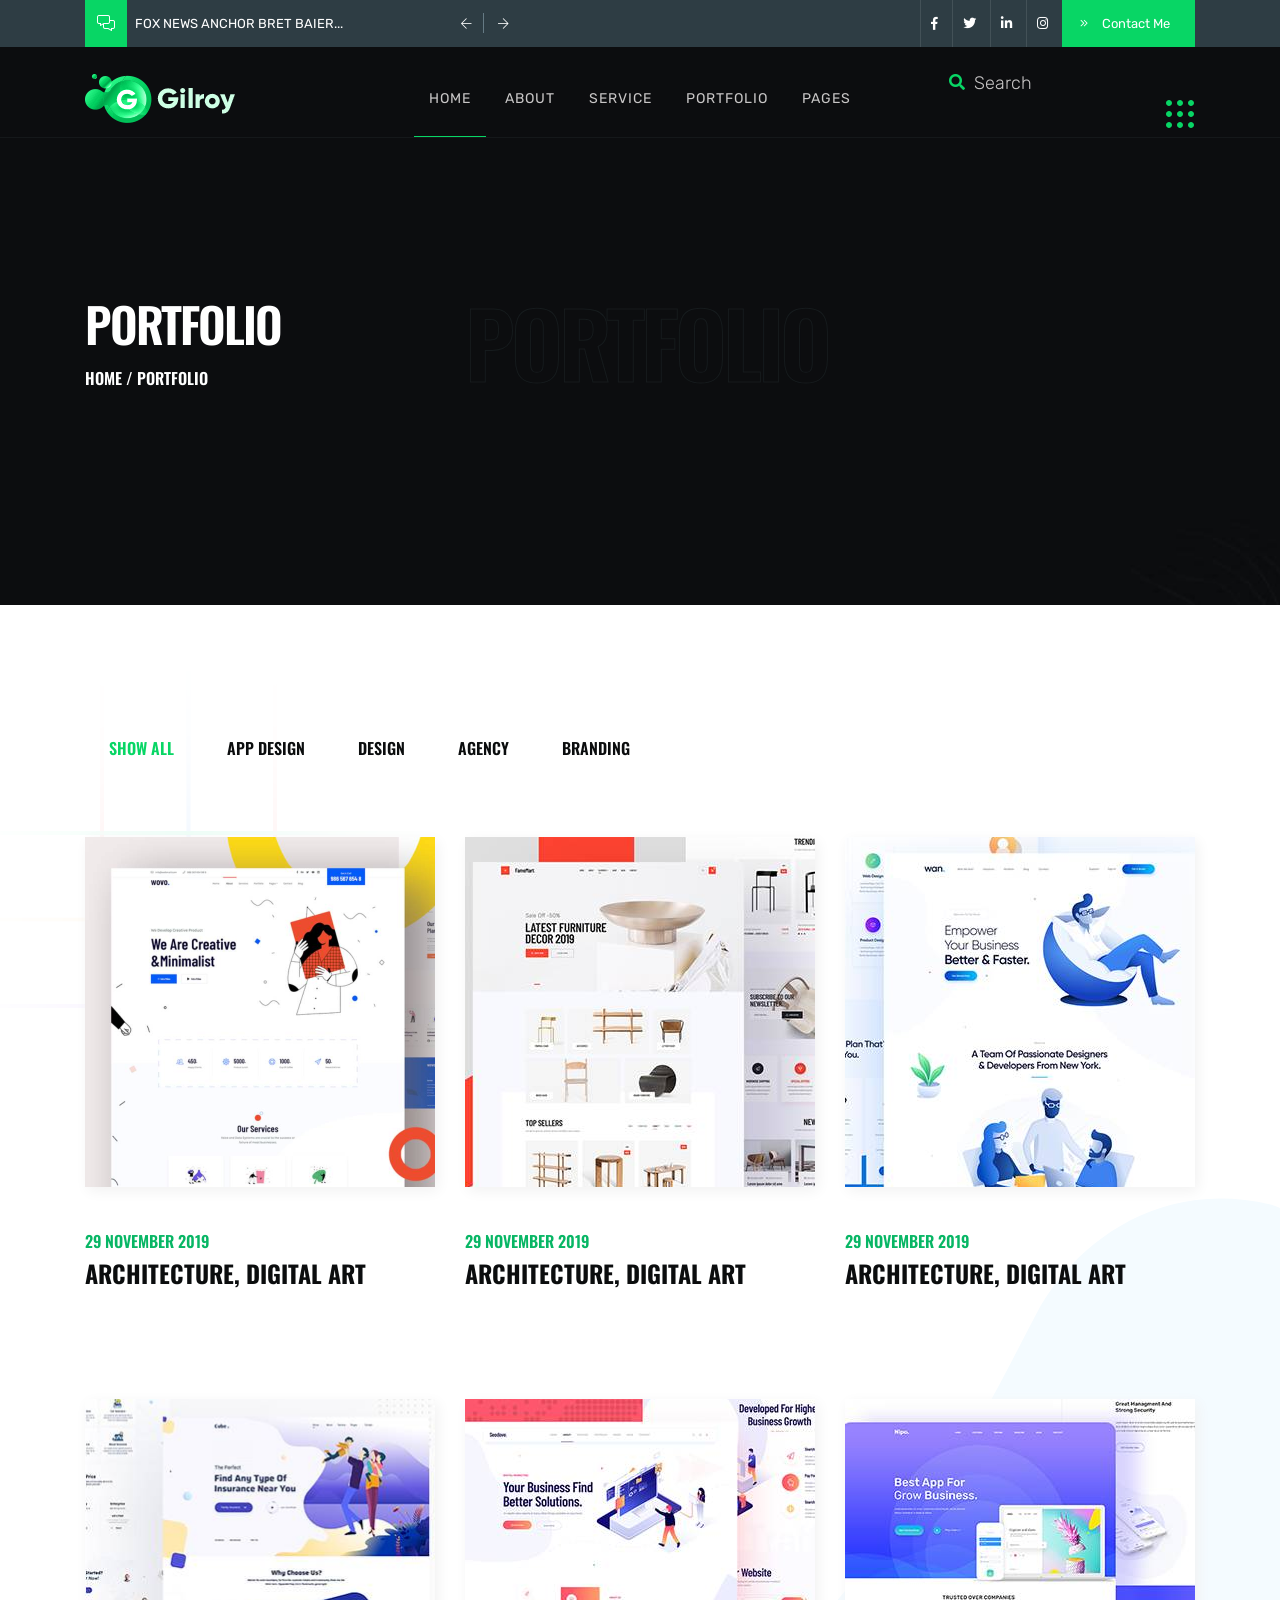
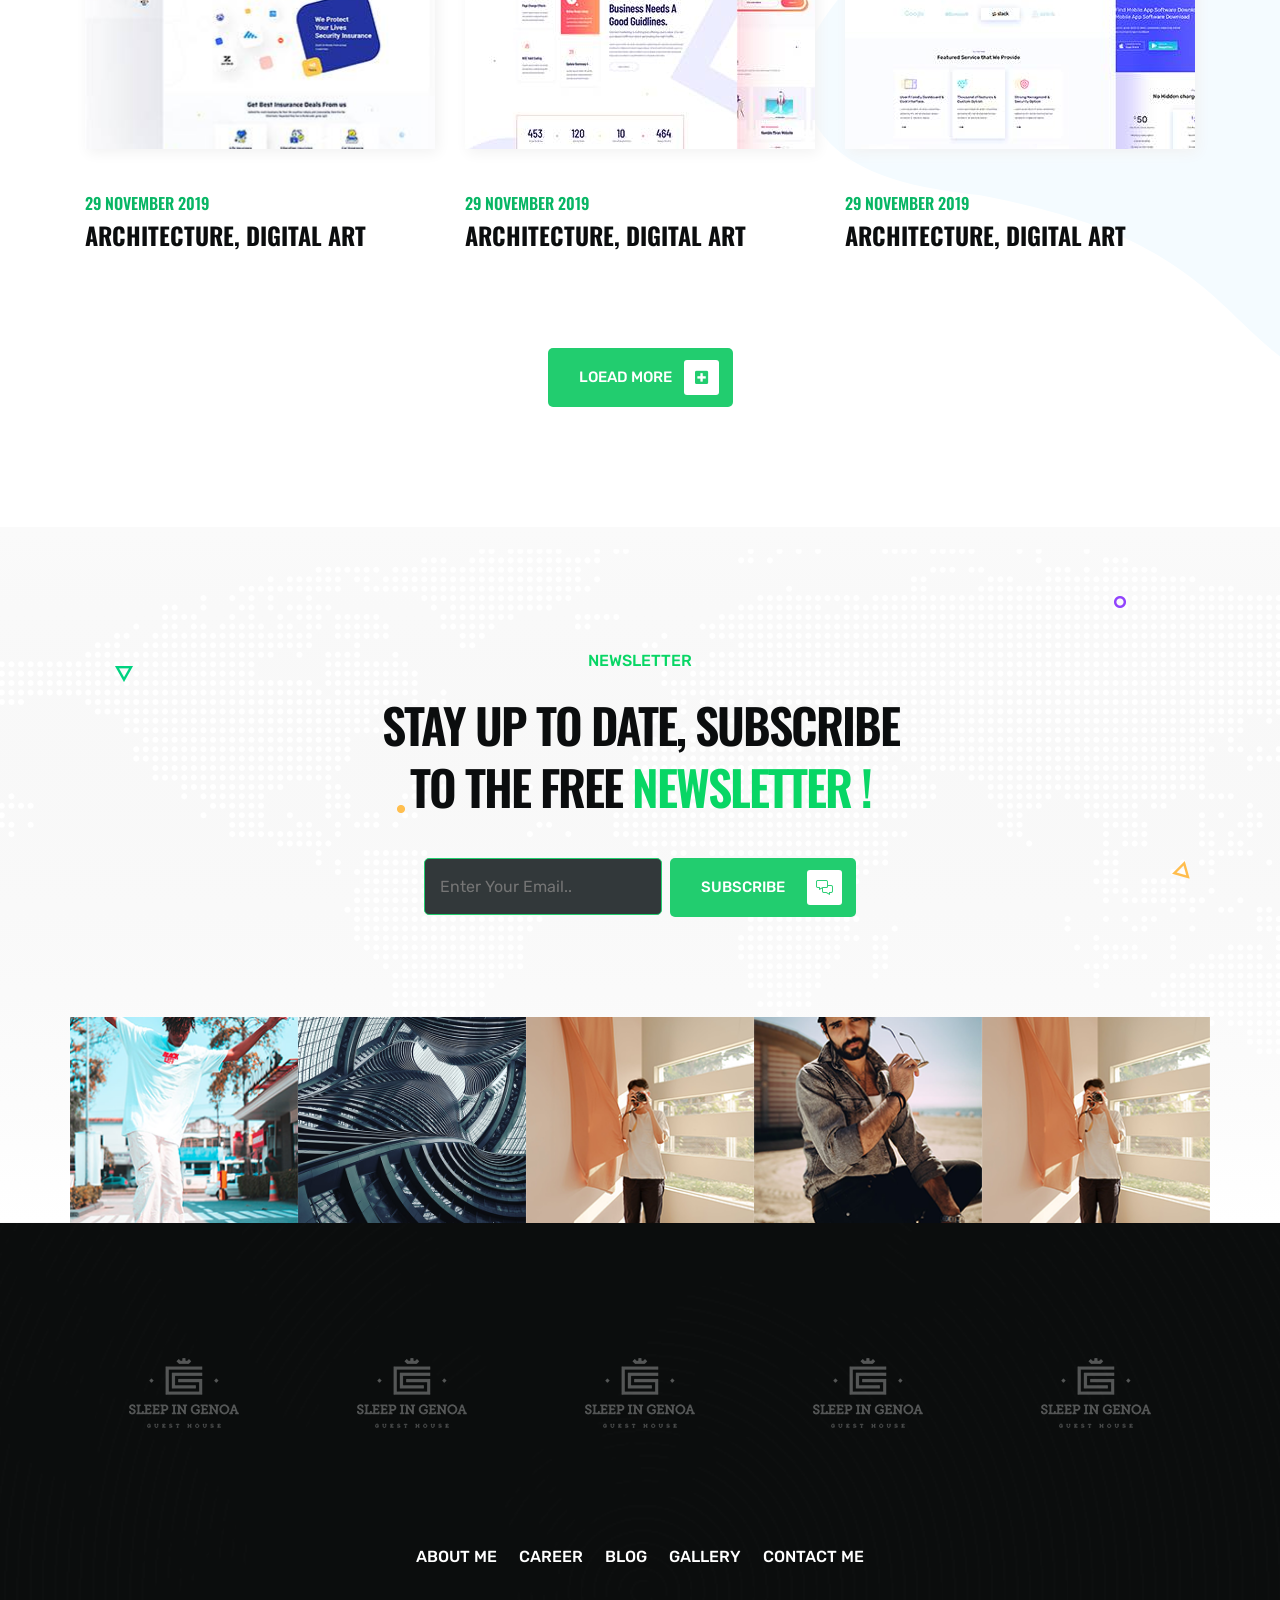
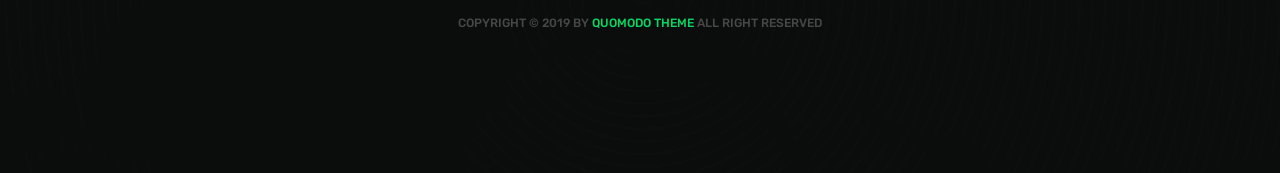
<file: portfolio.html>
<!DOCTYPE html>
<html lang="en">
<!--HTML START-->

<head>
    <!--HEAD START-->
    <title>Portfolio</title>
    <!--::::: SUPPORT META :::::::-->
    <meta charset="utf-8">
    <meta name="viewport" content="width=device-width, initial-scale=1">

       <!--::::: ALL CSS CALLING :::::::-->
    <link rel="stylesheet" href="assets/css/plugins/animate.min.css">
    <link rel="stylesheet" href="assets/css/plugins/bootstrap.min.css">
    <link rel="stylesheet" href="assets/css/plugins/fontawesome.css">
    <link rel="stylesheet" href="assets/css/plugins/modal-video.min.css">
    <link rel="stylesheet" href="assets/css/plugins/stellarnav.css">
    <link rel="stylesheet" href="assets/css/plugins/owl.carousel.css">
    <link rel="stylesheet" href="assets/css/typography.css">
    <link rel="stylesheet" href="assets/css/theme.css">
    <link rel="stylesheet" href="assets/css/button.css">
    <link rel="stylesheet" href="assets/css/inner.css">
    <link rel="stylesheet" href="assets/css/responsive.css">

</head>
<!--HEADE END-->

<body><!--BODY START-->

    <!--PLACEHOLDER AREA START-->
    <div class="preloader">
        <div class="lds-dual-ring"></div>
    </div>
    <!--PLACEHOLDER AREA END-->

    <div class="site site-white"> <!--::::: SITE AREA START :::::::-->
        
        <!--::::: BANNER AREA START :::::::-->
        <div class="header-banner-area">
            <div class="container">
                <div class="row">
                    <div class=" col-md-5 align-self-center">
                        <div class="banner-comments">
                            <div class="banner-icon">
                                <i class="fal fa-comments-alt"></i>
                            </div>
                            <div class="banner-carousel owl-carousel">
                                <div class="banner-single-carousel">
                                    <p>Fox News Anchor Bret Baier...</p>
                                </div>
                                <div class="banner-single-carousel">
                                    <p>Elementor Is Great WordPress...</p>
                                </div>
                            </div>
                        </div>
                    </div>
                    <div class="col-md-7 text-right align-self-center">
                        <div class="banner-social-wrap">
                            <div class="banner-social">
                                <ul>
                                    <li><a href="portfolio.html#"><i class="fab fa-facebook-f"></i></a></li>
                                    <li><a href="portfolio.html#"><i class="fab fa-twitter"></i></a></li>
                                    <li><a href="portfolio.html#"><i class="fab fa-linkedin-in"></i></a></li>
                                    <li><a href="portfolio.html#"><i class="fab fa-instagram"></i></a></li>
                                </ul>
                            </div>
                            <div class="banner-contact">
                                <a href="portfolio.html#" class="contact-btn"><i class="fal fa-angle-double-right"></i> Contact Me</a>
                            </div>
                        </div>
                    </div>
                </div>
            </div>
        </div>
        <!--::::: BANNER AREA END :::::::-->

        <!--::::: HEADER AREA START :::::::-->
            <div class="header-area header-main" id="header">
                <!--scroll to up btn-->
                <a href="portfolio.html#home" class="up-btn"><i class="fal fa-angle-up"></i></a>
                <div class="container">
                    <div class="row">
                        <div class="col-6 col-lg-3 align-self-center">
                            <a href="index.html" class="logo"><img src="assets/img/logo/logo.svg" alt=""></a>
                        </div>
                        <div class="col-6 text-center align-self-center">
                            <div class="main-menu">
                                <div class="stellarnav">
                                    <ul class="navbarmneuclass">
                                        <li class="current"><a href="portfolio.html#home">Home</a>
                                            <ul>
                                                <li><a href="index.html">Home Page 1</a></li>
                                                <li><a href="index1.html">Home Page 2</a></li>
                                            </ul>
                                        </li>
                                        <li><a href="portfolio.html#about">About</a></li>
                                        <li><a href="portfolio.html#service">Service</a></li>
                                        <li><a href="portfolio.html#portfolio">Portfolio</a></li>
                                        <li><a href="portfolio.html#">Pages</a>
                                            <ul>
                                                <li><a href="about.html">About</a></li>
                                                <li><a href="portfolio.html">Portfolio</a></li>
                                                <li><a href="single-portfolio.html">Portfolio Details</a></li>
                                                <li><a href="blog.html">Blog</a></li>
                                                <li><a href="single-blog.html">Single Blog</a></li>
                                                <li><a href="contact.html">Contact Us</a></li>
                                            </ul>
                                        </li>
                                    </ul>
                                </div>
                            </div>
                        </div>
                        <div class="d-none d-lg-block col-lg-3 align-self-center text-right">
                            <div class="search-area">
                                <div class="search-box">
                                    <form action="portfolio.html#">
                                        <input type="search" placeholder="Search">
                                    </form>
                                    <div class="search-btn">
                                        <a href="portfolio.html#"><i class="fas fa-search"></i></a>
                                    </div>
                                </div>
                                <div class="grid-menu" id="grid-side">
                                    <img src="assets/img/icon/hamburger.svg" alt="">
                                </div>
                            </div>
                        </div>
                    </div>
                </div>
                <div class="slide-widgest-wrap" id="slide-widgest">
                    <div class="side-widgest" id="side-content">
                        <div class="side-close" id="close-btn">
                        <i class="fal fa-times"></i>
                    </div>
                        <div class="logo">
                            <a href="portfolio.html#"><img src="assets/img/logo/logo.svg" alt=""></a>
                        </div>
                        <div class="side-content">
                            <p>Lorem ipsum dolor sit amet, consectetur adipisicing elit. Sint ratione reprehenderit, error qui enim sit ex provident iure, dolor, nulla eaque delectus, repudiandae commodi. Velit assumenda odit quisquam at, error suscipit unde, necessitatibus ipsum ratione excepturi ducimus labore, totam dolorem.</p>
                        </div>
                        <div class="side-social">
                            <ul>
                                <li><a href="portfolio.html#"><i class="fab fa-facebook-f"></i></a></li>
                                <li><a href="portfolio.html#"><i class="fab fa-twitter"></i></a></li>
                                <li><a href="portfolio.html#"><i class="fab fa-linkedin-in"></i></a></li>
                                <li><a href="portfolio.html#"><i class="fab fa-instagram"></i></a></li>
                            </ul>
                        </div>
                    </div>
                </div>
            </div>
            <!--::::: HEADER AREA END :::::::-->
        <!--:::::WELCOME ATRA START :::::::-->
        <div class="welcome-area-wrap" style="background: url(assets/img/bg/inner-header-bg.jpg);background-size: cover;background-position: center;" id="home">
            <!--::::: WELCOME CAROUSEL START :::::::-->
                <div class="welcome-area inner">
                    <div class="container">
                        <div class="row">
                            <div class="col-lg-4">
                                <div class="inner-wlc">
                                    <h2>Portfolio</h2>
                                    <h3><a href="index.html">home</a>&nbsp;/&nbsp;Portfolio</h3>
                                </div>
                            </div>
                            <div class="col-lg-4 text-center">
                                <div class="inner-filltext">
                                    <h1>Portfolio</h1>
                                </div>
                            </div>
                        </div>
                    </div>
                </div>
            <!--::::: WELCOME CAROUSEL END:::::::-->
            
        </div>
        <!--:::::WELCOME AREA END :::::::-->


        <!--:::::PORTDOLIO AREA START :::::::-->
        <div class="portfolio-area inner-bg-shpes section-padding">
            <div class="container">
               <div class="row">
                   <div class="col-md-12">
                       <ul class="portfolio-filter">
                           <li data-filter="*" class="active">Show All</li>
                           <li data-filter=".app-design">App Design</li>
                           <li data-filter=".design">Design</li>
                           <li data-filter=".agency">Agency</li>
                           <li data-filter=".barnding">Branding</li>
                       </ul>
                   </div>
               </div>
                <div class="row portfolio-list">
                    <div class="col-md-4 barnding">
                        <div class="portfolio-wrap">
                             <div class="single-portfolio-item lage portfolio-bg-1">
                                <div class="portfolio-hover">
                                    <div class="portfolio-hover-table">
                                        <div class="portfolio-hover-table-cell">
                                            <a href="single-portfolio.html"><i class="fa fa-eye"></i></a>
                                            
                                        </div>
                                    </div>
                                </div>
                            </div>
                            <div class="portfolio-description">
                                <h6>29 November 2019</h6>
                                <h3>Architecture, Digital Art</h3>
                            </div>
                        </div>
                    </div>
                    <div class="col-md-4 barnding agency design app-design">
                        <div class="portfolio-wrap">
                             <div class="single-portfolio-item lage portfolio-bg-2">
                                <div class="portfolio-hover">
                                    <div class="portfolio-hover-table">
                                        <div class="portfolio-hover-table-cell">
                                            <a href="single-portfolio.html"><i class="fa fa-eye"></i></a>
                                            
                                        </div>
                                    </div>
                                </div>
                            </div>
                            <div class="portfolio-description">
                                <h6>29 November 2019</h6>
                                <h3>Architecture, Digital Art</h3>
                            </div>
                        </div>
                    </div>
                    <div class="col-md-4 barnding agency">
                        <div class="portfolio-wrap">
                             <div class="single-portfolio-item lage portfolio-bg-3">
                                <div class="portfolio-hover">
                                    <div class="portfolio-hover-table">
                                        <div class="portfolio-hover-table-cell">
                                            <a href="single-portfolio.html"><i class="fa fa-eye"></i></a>
                                            
                                        </div>
                                    </div>
                                </div>
                            </div>
                            <div class="portfolio-description">
                                <h6>29 November 2019</h6>
                                <h3>Architecture, Digital Art</h3>
                            </div>
                        </div>
                    </div>
                    <div class="col-md-4 barnding app-design">
                        <div class="portfolio-wrap">
                             <div class="single-portfolio-item lage portfolio-bg-4">
                                <div class="portfolio-hover">
                                    <div class="portfolio-hover-table">
                                        <div class="portfolio-hover-table-cell">
                                            <a href="single-portfolio.html"><i class="fa fa-eye"></i></a>
                                           
                                        </div>
                                    </div>
                                </div>
                            </div>
                            <div class="portfolio-description">
                                <h6>29 November 2019</h6>
                                <h3>Architecture, Digital Art</h3>
                            </div>
                        </div>
                    </div>
                    <div class="col-md-4 barnding design agency">
                        <div class="portfolio-wrap">
                             <div class="single-portfolio-item lage portfolio-bg-6">
                                <div class="portfolio-hover">
                                    <div class="portfolio-hover-table">
                                        <div class="portfolio-hover-table-cell">
                                            <a href="single-portfolio.html"><i class="fa fa-eye"></i></a>
                                            
                                        </div>
                                    </div>
                                </div>
                            </div>
                            <div class="portfolio-description">
                                <h6>29 November 2019</h6>
                                <h3>Architecture, Digital Art</h3>
                            </div>
                        </div>
                    </div>
                    <div class="col-md-4 agency design app-design">
                        <div class="portfolio-wrap">
                             <div class="single-portfolio-item lage portfolio-bg-5">
                                <div class="portfolio-hover">
                                    <div class="portfolio-hover-table">
                                        <div class="portfolio-hover-table-cell">
                                            <a href="single-portfolio.html"><i class="fa fa-eye"></i></a>
                                            
                                        </div>
                                    </div>
                                </div>
                            </div>
                            <div class="portfolio-description">
                                <h6>29 November 2019</h6>
                                <h3>Architecture, Digital Art</h3>
                            </div>
                        </div>
                    </div>
                    
                </div>  
                <div class="col-12 text-center">
                    <a href="portfolio.html#" class="subscribe-btn">Loead More <i class="fas fa-plus-square"></i></a>
                </div>
            </div>
             <img src="assets/img/bg/service-bg.svg" alt="" class="inner-shape1">
            <img src="assets/img/bg/inner-bg1.svg" alt="" class="inner-shape2">
        </div>
        <!--:::::PORTDOLIO AREA END :::::::-->


        <!--:::::CALL TO ACTION AREA START :::::::-->
        <div class="cta-area padding-top cta-primery" style="background-image: url(assets/img/bg/world-map.svg);background-position: center;background-size: cover;background-repeat: no-repeat;" id="contact">
            <div class="container">
                <div class="row">
                    <div class="col-lg-6 m-auto text-center">
                     <div class="primery-heading cta-heading">
                        <small>Newsletter</small>
                        <div class="space-20"></div>
                        <h2>Stay up to date, subscribe to the free <span>newsletter !</span></h2>
                    </div>
                    <div class="space-40"></div>
                    <div class="cta-form">
                        <form action="portfolio.html#">
                            <input type="email" placeholder="Enter Your Email..">
                            <a href="portfolio.html#" class="subscribe-btn">subscribe <i class="fal fa-comments-alt"></i></a>
                        </form>
                    </div>
                    </div>
                </div>
            </div>
            <div class="space-100"></div>
            <!--:::::SOCIAL AREA START :::::::-->

            <div class="social-area">
                <div class="container">
                    <div class="row">
                        <div class="col-lg">
                            <div class="single-social">
                                <div class="sinlge-social-hover" style="background: url(assets/img/social/social4.png);background-position: center;-webkit-background-size: cover;
                                background-size: cover;">
                                    <a href="portfolio.html">
                                        <span class="single-social-icon">
                                           <i class="fab fa-linkedin-in"></i>
                                        </span>
                                        <p class="single-soicial-text">
                                             join our 
                                            instagram 
                                            community!
                                        </p>
                                    </a>
                                </div>
                            </div>
                        </div>
                        <div class="col-lg">
                            <div class="single-social">
                                <div class="sinlge-social-hover" style="background: url(assets/img/social/social1.png);background-position: center;-webkit-background-size: cover;
                                background-size: cover;">
                                    <a href="portfolio.html">
                                        <span class="single-social-icon">
                                            <i class="fab fa-facebook-f"></i>
                                        </span>
                                        <p class="single-soicial-text">
                                             join our 
                                            instagram 
                                            community!
                                        </p>
                                    </a>
                                </div>
                            </div>
                        </div>
                        <div class="col-lg">
                            <div class="single-social">
                                <div class="sinlge-social-hover" style="background: url(assets/img/social/social2.png);background-position: center;-webkit-background-size: cover;
                                background-size: cover;">
                                    <a href="portfolio.html">
                                        <span class="single-social-icon">
                                           <i class="fas fa-basketball-ball"></i>
                                        </span>
                                        <p class="single-soicial-text">
                                             join our 
                                            instagram 
                                            community!
                                        </p>
                                    </a>
                                </div>
                            </div>
                        </div>
                        <div class="col-lg">
                            <div class="single-social">
                                <div class="sinlge-social-hover" style="background: url(assets/img/social/social3.png);background-position: center;-webkit-background-size: cover;
                                background-size: cover;">
                                    <a href="portfolio.html">
                                        <span class="single-social-icon">
                                            <i class="fab fa-twitter"></i>
                                        </span>
                                        <p class="single-soicial-text">
                                             join our 
                                            instagram 
                                            community!
                                        </p>
                                    </a>
                                </div>
                            </div>
                        </div>
                        <div class="col-lg">
                            <div class="single-social">
                                <div class="sinlge-social-hover" style="background: url(assets/img/social/social2.png);background-position: center;-webkit-background-size: cover;
                                background-size: cover;">
                                    <a href="portfolio.html">
                                        <span class="single-social-icon">
                                            <i class="fab fa-instagram"></i>
                                        </span>
                                        <p class="single-soicial-text">
                                             join our 
                                            instagram 
                                            community!
                                        </p>
                                    </a>
                                </div>
                            </div>
                        </div>
                    </div>
                </div>
            </div>
        <!--:::::SOCIAL AREA END :::::::-->
            <img src="assets/img/icon/cta1.png" alt="" class="cta-shape cta-shap1">
            <img src="assets/img/icon/cta2.png" alt="" class="cta-shape cta-shap2">
            <img src="assets/img/icon/cta3.png" alt="" class="cta-shape cta-shap3">
            <img src="assets/img/icon/cta4.png" alt="" class="cta-shape cta-shap4">
            <img src="assets/img/icon/cta5.png" alt="" class="cta-shape cta-shap5">
        </div>
        <!--:::::CALL TO ACTION AREA END :::::::-->


        <!--:::::FOOTER AREA START :::::::-->
        <div class="footer-area section-padding" style="background-image: url(assets/img/bg/footer-bg.png);background-size: cover;background-position: center;background-repeat: no-repeat;">
             <!--:::::LOGO AREA START :::::::-->
        <div class="logo-carousel">
            <div class="container">
                <div class="row">
                    <div class="logos owl-carousel">
                        <div class="single-logo-table">
                            <div class="single-logo-table-cell">
                               <img src="assets/img/logo/1.svg" alt="">
                            </div>
                        </div>
                        <div class="single-logo-table">
                            <div class="single-logo-table-cell">
                                <img src="assets/img/logo/1.svg" alt="">
                            </div>
                        </div>
                        <div class="single-logo-table">
                            <div class="single-logo-table-cell">
                                <img src="assets/img/logo/1.svg" alt="">
                            </div>
                        </div>
                        <div class="single-logo-table">
                            <div class="single-logo-table-cell">
                                <img src="assets/img/logo/1.svg" alt="">
                            </div>
                        </div>
                        <div class="single-logo-table">
                            <div class="single-logo-table-cell">
                                <img src="assets/img/logo/1.svg" alt="">
                            </div>
                        </div>
                        <div class="single-logo-table">
                            <div class="single-logo-table-cell">
                                <img src="assets/img/logo/1.svg" alt="">
                            </div>
                        </div>
                    </div>
                </div>
            </div>
        </div>
        <div class="space-100"></div>
        <!--:::::LOGO AREA END :::::::-->
            <div class="container">
                <div class="row">
                    <div class="col-lg-6 m-auto text-center">
                        <div class="footer-menu">
                            <ul>
                                <li><a href="portfolio.html#">about me</a></li>
                                <li><a href="portfolio.html#">career</a></li>
                                <li><a href="portfolio.html#">blog</a></li>
                                <li><a href="portfolio.html#">gallery</a></li>
                                <li><a href="portfolio.html#">contact me</a></li>
                            </ul>
                        </div>
                        <div class="space-40"></div>
                        <div class="copyright">
                            <p>Copyright © 2019 by <span> Quomodo Theme</span> all right reserved</p>
                        </div>
                    </div>
                </div>
            </div>
        </div>
        <!--:::::FOOTER AREA END :::::::-->

                            
    </div> <!--:::::SITE AREA END :::::::-->



    <!--:::::ALL JS FILES :::::::-->
    <script src="assets/js/plugins/jQuery.2.1.0.min.js"></script>
    <script src="assets/js/plugins/bootstrap.min.js"></script>
    <script src="assets/js/plugins/jquery.nav.js"></script>
    <script src="assets/js/plugins/jquery.waypoints.min.js"></script>
    <script src="assets/js/plugins/jquery-modal-video.min.js"></script>
    <script src="assets/js/plugins/stellarnav.js"></script>
    <script src="assets/js/plugins/popper.min.js"></script>
    <script src="assets/js/plugins/owl.carousel.js"></script>
    <script src="assets/js/plugins/wow.min.js"></script>
    <script src="assets/js/plugins/appear.js"></script>
    <script src="assets/js/plugins/easypiechart.min.js"></script>
    <script src="assets/js/plugins/animatenumber.min.js"></script>
    <script src="assets/js/plugins/mesonry.mon.js"></script>
    <script src="assets/js/plugins/bars.js"></script>
    <script src="assets/js/plugins/circle-progress.js"></script>
    <script src="assets/js/plugins/jquery.hoverdir.js"></script>
    <script src="assets/js/plugins/isotop.v3.0.4.min.js"></script>
    <script src="assets/js/main.js"></script>


</body><!--BODY END-->

</html><!--HTML END-->
</file>
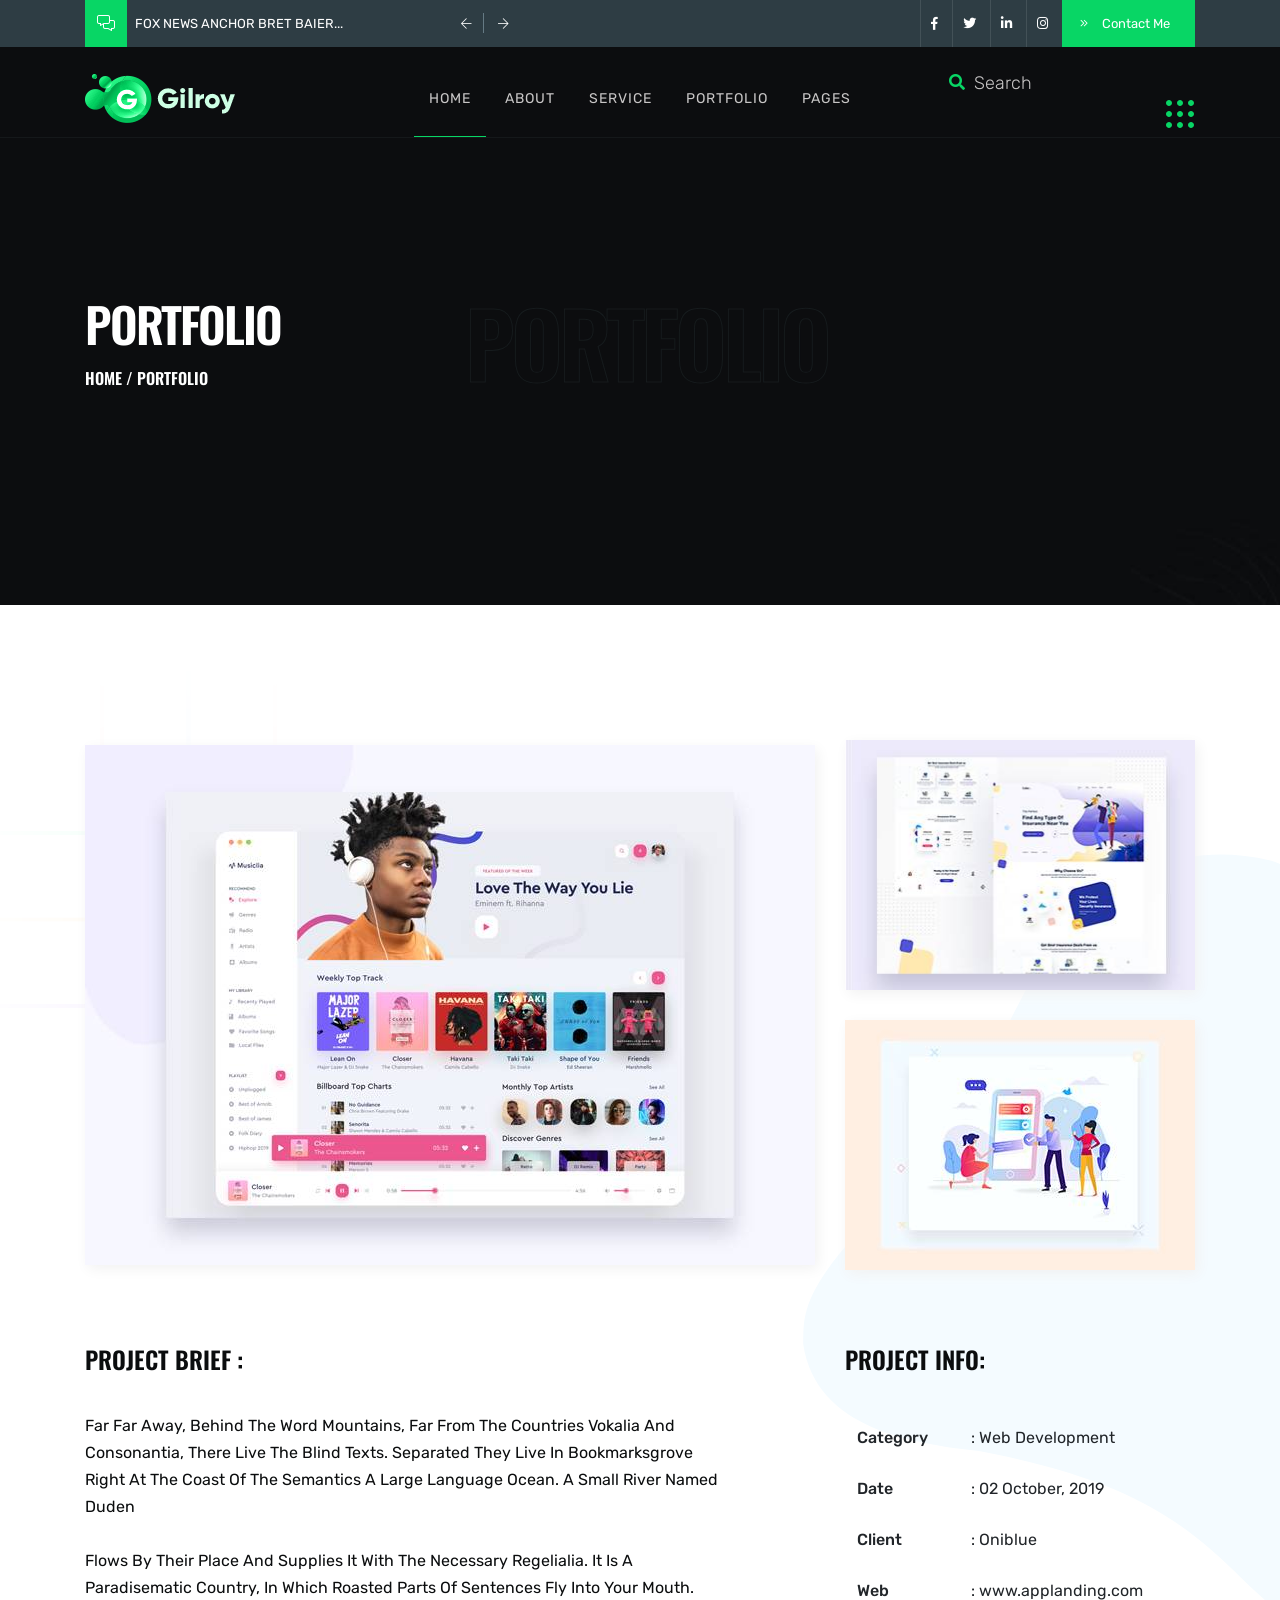
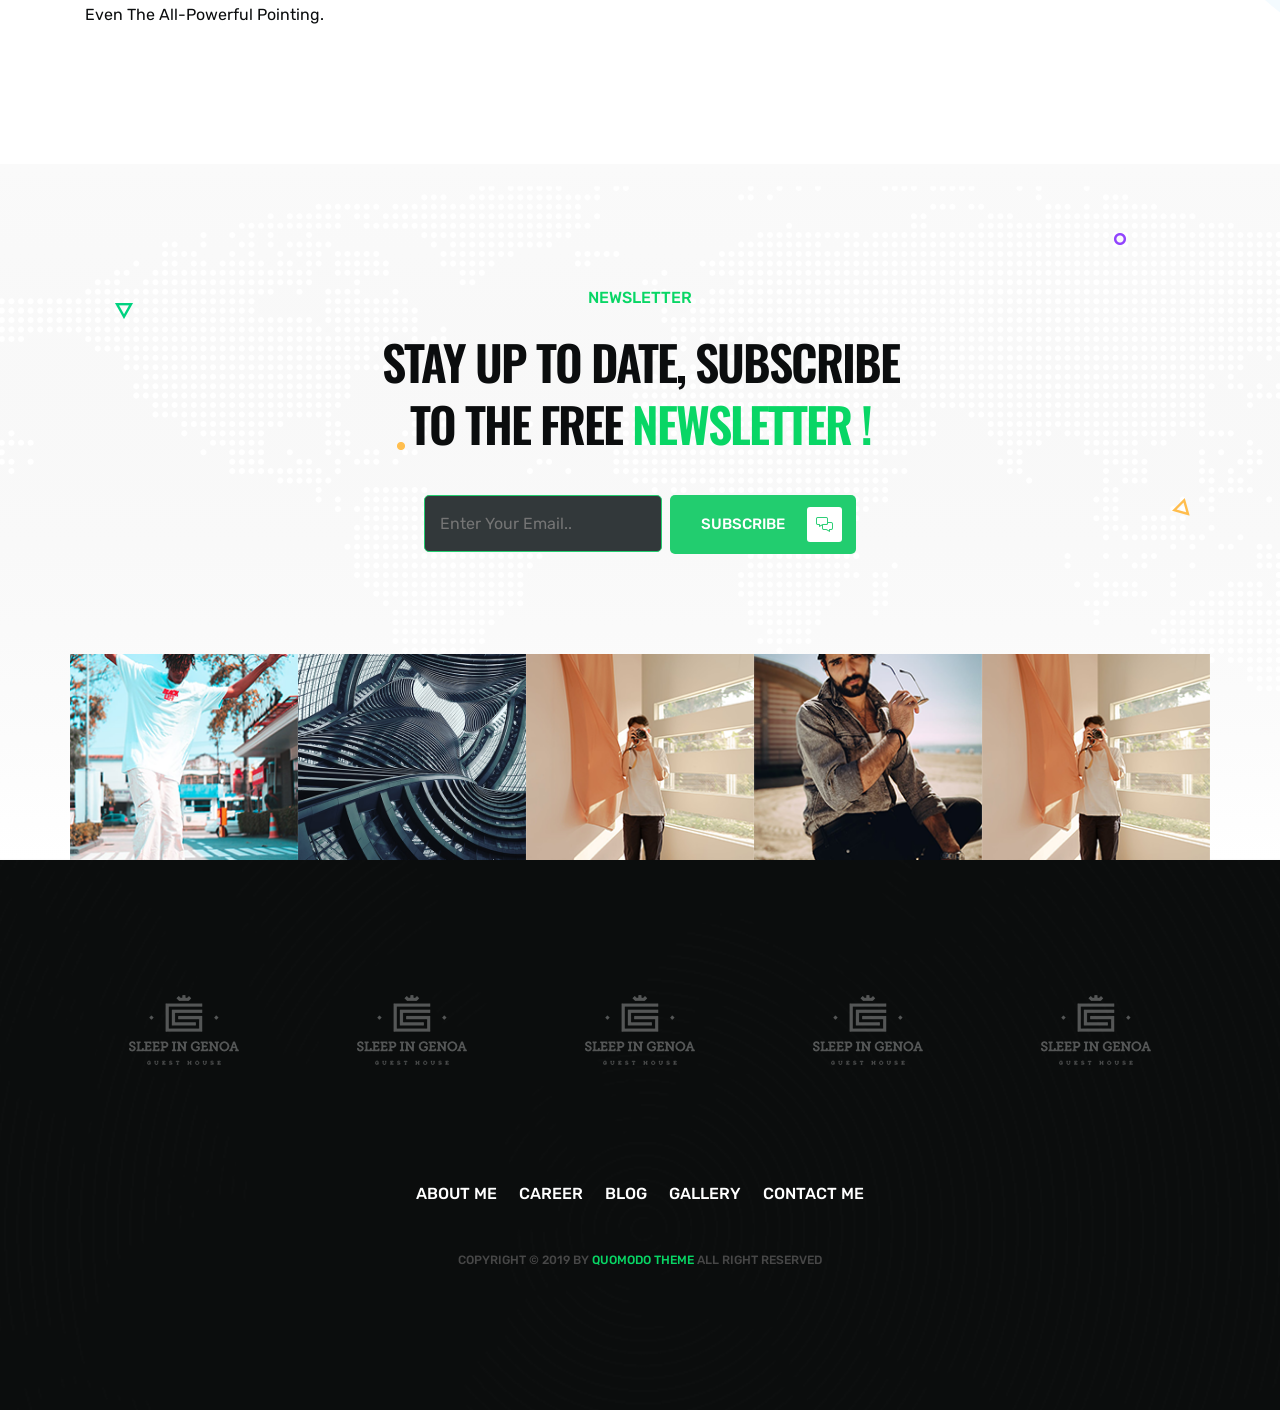
<file: single-portfolio.html>
<!DOCTYPE html>
<html lang="en">
<!--HTML START-->

<head>
    <!--HEAD START-->
    <title>Portfolio Details</title>
    <!--::::: SUPPORT META :::::::-->
    <meta charset="utf-8">
    <meta name="viewport" content="width=device-width, initial-scale=1">


    <!--::::: ALL CSS CALLING :::::::-->
    <link rel="stylesheet" href="assets/css/plugins/animate.min.css">
    <link rel="stylesheet" href="assets/css/plugins/bootstrap.min.css">
    <link rel="stylesheet" href="assets/css/plugins/fontawesome.css">
    <link rel="stylesheet" href="assets/css/plugins/modal-video.min.css">
    <link rel="stylesheet" href="assets/css/plugins/stellarnav.css">
    <link rel="stylesheet" href="assets/css/plugins/owl.carousel.css">
    <link rel="stylesheet" href="assets/css/typography.css">
    <link rel="stylesheet" href="assets/css/theme.css">
    <link rel="stylesheet" href="assets/css/button.css">
    <link rel="stylesheet" href="assets/css/inner.css">
    <link rel="stylesheet" href="assets/css/responsive.css">

</head>
<!--HEADE END-->

<body><!--BODY START-->

    <!--PLACEHOLDER AREA START-->
    <div class="preloader">
        <div class="lds-dual-ring"></div>
    </div>
    <!--PLACEHOLDER AREA END-->

    <div class="site site-white"> <!--::::: SITE AREA START :::::::-->

         <!--::::: BANNER AREA START :::::::-->
        <div class="header-banner-area">
            <div class="container">
                <div class="row">
                    <div class=" col-md-5 align-self-center">
                        <div class="banner-comments">
                            <div class="banner-icon">
                                <i class="fal fa-comments-alt"></i>
                            </div>
                            <div class="banner-carousel owl-carousel">
                                <div class="banner-single-carousel">
                                    <p>Fox News Anchor Bret Baier...</p>
                                </div>
                                <div class="banner-single-carousel">
                                    <p>Elementor Is Great WordPress...</p>
                                </div>
                            </div>
                        </div>
                    </div>
                    <div class="col-md-7 text-right align-self-center">
                        <div class="banner-social-wrap">
                            <div class="banner-social">
                                <ul>
                                    <li><a href="single-portfolio.html#"><i class="fab fa-facebook-f"></i></a></li>
                                    <li><a href="single-portfolio.html#"><i class="fab fa-twitter"></i></a></li>
                                    <li><a href="single-portfolio.html#"><i class="fab fa-linkedin-in"></i></a></li>
                                    <li><a href="single-portfolio.html#"><i class="fab fa-instagram"></i></a></li>
                                </ul>
                            </div>
                            <div class="banner-contact">
                                <a href="single-portfolio.html" class="contact-btn"><i class="fal fa-angle-double-right"></i> Contact Me</a>
                            </div>
                        </div>
                    </div>
                </div>
            </div>
        </div>
        <!--::::: BANNER AREA END :::::::-->

        <!--::::: HEADER AREA START :::::::-->
            <div class="header-area header-main" id="header">
                <!--scroll to up btn-->
                <a href="single-portfolio.html#home" class="up-btn"><i class="fal fa-angle-up"></i></a>
                <div class="container">
                    <div class="row">
                        <div class="col-6 col-lg-3 align-self-center">
                            <a href="index.html" class="logo"><img src="assets/img/logo/logo.svg" alt=""></a>
                        </div>
                        <div class="col-6 text-center align-self-center">
                            <div class="main-menu">
                                <div class="stellarnav">
                                    <ul class="navbarmneuclass">
                                        <li class="current"><a href="single-portfolio.html#home">Home</a>
                                            <ul>
                                                <li><a href="index.html">Home Page 1</a></li>
                                                <li><a href="index1.html">Home Page 2</a></li>
                                            </ul>
                                        </li>
                                        <li><a href="single-portfolio.html#about">About</a></li>
                                        <li><a href="single-portfolio.html#service">Service</a></li>
                                        <li><a href="single-portfolio.html#portfolio">Portfolio</a></li>
                                        <li><a href="single-portfolio.html#">Pages</a>
                                            <ul>
                                                <li><a href="about.html">About</a></li>
                                                <li><a href="portfolio.html">Portfolio</a></li>
                                                <li><a href="single-portfolio.html">Portfolio Details</a></li>
                                                <li><a href="blog.html">Blog</a></li>
                                                <li><a href="single-blog.html">Single Blog</a></li>
                                                <li><a href="contact.html">Contact Us</a></li>
                                            </ul>
                                        </li>
                                    </ul>
                                </div>
                            </div>
                        </div>
                        <div class="d-none d-lg-block col-lg-3 align-self-center text-right">
                            <div class="search-area">
                                <div class="search-box">
                                    <form action="single-portfolio.html#">
                                        <input type="search" placeholder="Search">
                                    </form>
                                    <div class="search-btn">
                                        <a href="single-portfolio.html#"><i class="fas fa-search"></i></a>
                                    </div>
                                </div>
                                <div class="grid-menu" id="grid-side">
                                    <img src="assets/img/icon/hamburger.svg" alt="">
                                </div>
                            </div>
                        </div>
                    </div>
                </div>
                <div class="slide-widgest-wrap" id="slide-widgest">
                    <div class="side-widgest" id="side-content">
                        <div class="side-close" id="close-btn">
                        <i class="fal fa-times"></i>
                    </div>
                        <div class="logo">
                            <a href="single-portfolio.html#"><img src="assets/img/logo/logo.svg" alt=""></a>
                        </div>
                        <div class="side-content">
                            <p>Lorem ipsum dolor sit amet, consectetur adipisicing elit. Sint ratione reprehenderit, error qui enim sit ex provident iure, dolor, nulla eaque delectus, repudiandae commodi. Velit assumenda odit quisquam at, error suscipit unde, necessitatibus ipsum ratione excepturi ducimus labore, totam dolorem.</p>
                        </div>
                        <div class="side-social">
                            <ul>
                                <li><a href="single-portfolio.html#"><i class="fab fa-facebook-f"></i></a></li>
                                <li><a href="single-portfolio.html#"><i class="fab fa-twitter"></i></a></li>
                                <li><a href="single-portfolio.html#"><i class="fab fa-linkedin-in"></i></a></li>
                                <li><a href="single-portfolio.html#"><i class="fab fa-instagram"></i></a></li>
                            </ul>
                        </div>
                    </div>
                </div>
            </div>
            <!--::::: HEADER AREA END :::::::-->
        <!--:::::WELCOME ATRA START :::::::-->
        <div class="welcome-area-wrap" style="background: url(assets/img/bg/inner-header-bg.jpg);background-size: cover;background-position: center;" id="home">
            <!--::::: WELCOME CAROUSEL START :::::::-->
                <div class="welcome-area inner">
                    <div class="container">
                        <div class="row">
                            <div class="col-lg-4">
                                <div class="inner-wlc">
                                    <h2>Portfolio</h2>
                                    <h3><a href="index.html">home</a>&nbsp;/&nbsp;Portfolio</h3>
                                </div>
                            </div>
                            <div class="col-lg-4 text-center">
                                <div class="inner-filltext">
                                    <h1>Portfolio</h1>
                                </div>
                            </div>
                        </div>
                    </div>
                </div>
            <!--::::: WELCOME CAROUSEL END:::::::-->
        </div>
        <!--:::::WELCOME AREA END :::::::-->


        <!--:::::PORTDOLIO AREA START :::::::-->
        <div class="portfolio-area inner-bg-shpes section-padding">
            <div class="container">
                <div class="row portfolio-list2">
                    <div class="col-md-8 align-self-center">
                        <div class="row">
                            <div class="col-12">
                                <div class="portfolio-wrap">
                                     <div class="single-portfolio-item single-portfolio-item2 portfolio-bg-7"></div>
                                </div>
                            </div>
                        </div>
                    </div>
                    <div class="col-md-4 align-self-center">
                        <div class="row">
                            <div class="col-md-12">
                                <div class="portfolio-wrap">
                                     <div class="single-portfolio-item single-portfolio-ite small portfolio-bg-8"></div>
                                </div>
                            </div>
                            <div class="col-md-12">
                                <div class="portfolio-wrap">
                                     <div class="single-portfolio-item single-portfolio-ite small portfolio-bg-9"></div>
                                </div>
                            </div>
                        </div>
                    </div>
                </div>
                <div class="space-60"></div>
                <div class="row">
                    <div class="col-lg-7">
                        <div class="single-portfolio-description">
                            <h3>Project Brief :</h3>
                            <div class="space-30"></div>
                            <p>Far far away, behind the word mountains, far from the countries Vokalia and Consonantia, there live the blind texts. Separated they live in Bookmarksgrove right at the coast of the Semantics a large language ocean. A small river named Duden <br><br>flows by their place and supplies it with the necessary regelialia. It is a paradisematic country, in which roasted parts of sentences fly into your mouth. Even the all-powerful Pointing.</p>
                        </div>
                    </div>
                    <div class="col-lg-4 offset-lg-1">
                        <div class="single-portfolio-description">
                            <h3>Project Info:</h3>
                            <div class="space-30"></div>
                            <div class="ctable">
                                <table class="table table-borderless">
                                  <tbody>
                                    <tr>
                                      <th scope="row">Category</th>
                                      <td>: Web Development</td>
                                    </tr>
                                    <tr>
                                      <th scope="row">Date</th>
                                      <td>: 02 October, 2019</td>
                                    </tr>
                                    <tr>
                                      <th scope="row">Client </th>
                                      <td>: Oniblue</td>
                                    </tr>
                                    <tr>
                                      <th scope="row">Web</th>
                                      <td>: www.applanding.com</td>
                                    </tr>
                                  </tbody>
                                </table>
                            </div>
                        </div>
                    </div>

                </div> 

            </div>
             <img src="assets/img/bg/service-bg.svg" alt="" class="inner-shape1">
            <img src="assets/img/bg/inner-bg1.svg" alt="" class="inner-shape2">
        </div>
        <!--:::::PORTDOLIO AREA END :::::::-->


        <!--:::::CALL TO ACTION AREA START :::::::-->
        <div class="cta-area padding-top cta-primery" style="background-image: url(assets/img/bg/world-map.svg);background-position: center;background-size: cover;background-repeat: no-repeat;" id="contact">
            <div class="container">
                <div class="row">
                    <div class="col-lg-6 m-auto text-center">
                     <div class="primery-heading cta-heading">
                        <small>Newsletter</small>
                        <div class="space-20"></div>
                        <h2>Stay up to date, subscribe to the free <span>newsletter !</span></h2>
                    </div>
                    <div class="space-40"></div>
                    <div class="cta-form">
                        <form action="single-portfolio.html#">
                            <input type="email" placeholder="Enter Your Email..">
                            <a href="single-portfolio.html#" class="subscribe-btn">subscribe <i class="fal fa-comments-alt"></i></a>
                        </form>
                    </div>
                    </div>
                </div>
            </div>
            <div class="space-100"></div>
            <!--:::::SOCIAL AREA START :::::::-->

            <div class="social-area">
                <div class="container">
                    <div class="row">
                        <div class="col-lg">
                            <div class="single-social">
                                <div class="sinlge-social-hover" style="background: url(assets/img/social/social4.png);background-position: center;-webkit-background-size: cover;
                                background-size: cover;">
                                    <a href="single-portfolio.html">
                                        <span class="single-social-icon">
                                           <i class="fab fa-linkedin-in"></i>
                                        </span>
                                        <p class="single-soicial-text">
                                             join our 
                                            instagram 
                                            community!
                                        </p>
                                    </a>
                                </div>
                            </div>
                        </div>
                        <div class="col-lg">
                            <div class="single-social">
                                <div class="sinlge-social-hover" style="background: url(assets/img/social/social1.png);background-position: center;-webkit-background-size: cover;
                                background-size: cover;">
                                    <a href="single-portfolio.html">
                                        <span class="single-social-icon">
                                            <i class="fab fa-facebook-f"></i>
                                        </span>
                                        <p class="single-soicial-text">
                                             join our 
                                            instagram 
                                            community!
                                        </p>
                                    </a>
                                </div>
                            </div>
                        </div>
                        <div class="col-lg">
                            <div class="single-social">
                                <div class="sinlge-social-hover" style="background: url(assets/img/social/social2.png);background-position: center;-webkit-background-size: cover;
                                background-size: cover;">
                                    <a href="single-portfolio.html">
                                        <span class="single-social-icon">
                                           <i class="fas fa-basketball-ball"></i>
                                        </span>
                                        <p class="single-soicial-text">
                                             join our 
                                            instagram 
                                            community!
                                        </p>
                                    </a>
                                </div>
                            </div>
                        </div>
                        <div class="col-lg">
                            <div class="single-social">
                                <div class="sinlge-social-hover" style="background: url(assets/img/social/social3.png);background-position: center;-webkit-background-size: cover;
                                background-size: cover;">
                                    <a href="single-portfolio.html">
                                        <span class="single-social-icon">
                                            <i class="fab fa-twitter"></i>
                                        </span>
                                        <p class="single-soicial-text">
                                             join our 
                                            instagram 
                                            community!
                                        </p>
                                    </a>
                                </div>
                            </div>
                        </div>
                        <div class="col-lg">
                            <div class="single-social">
                                <div class="sinlge-social-hover" style="background: url(assets/img/social/social2.png);background-position: center;-webkit-background-size: cover;
                                background-size: cover;">
                                    <a href="single-portfolio.html">
                                        <span class="single-social-icon">
                                            <i class="fab fa-instagram"></i>
                                        </span>
                                        <p class="single-soicial-text">
                                             join our 
                                            instagram 
                                            community!
                                        </p>
                                    </a>
                                </div>
                            </div>
                        </div>
                    </div>
                </div>
            </div>
        <!--:::::SOCIAL AREA END :::::::-->
            <img src="assets/img/icon/cta1.png" alt="" class="cta-shape cta-shap1">
            <img src="assets/img/icon/cta2.png" alt="" class="cta-shape cta-shap2">
            <img src="assets/img/icon/cta3.png" alt="" class="cta-shape cta-shap3">
            <img src="assets/img/icon/cta4.png" alt="" class="cta-shape cta-shap4">
            <img src="assets/img/icon/cta5.png" alt="" class="cta-shape cta-shap5">
        </div>
        <!--:::::CALL TO ACTION AREA END :::::::-->


        <!--:::::FOOTER AREA START :::::::-->
        <div class="footer-area section-padding" style="background-image: url(assets/img/bg/footer-bg.png);background-size: cover;background-position: center;background-repeat: no-repeat;">
             <!--:::::LOGO AREA START :::::::-->
        <div class="logo-carousel">
            <div class="container">
                <div class="row">
                    <div class="logos owl-carousel">
                        <div class="single-logo-table">
                            <div class="single-logo-table-cell">
                               <img src="assets/img/logo/1.svg" alt="">
                            </div>
                        </div>
                        <div class="single-logo-table">
                            <div class="single-logo-table-cell">
                                <img src="assets/img/logo/1.svg" alt="">
                            </div>
                        </div>
                        <div class="single-logo-table">
                            <div class="single-logo-table-cell">
                                <img src="assets/img/logo/1.svg" alt="">
                            </div>
                        </div>
                        <div class="single-logo-table">
                            <div class="single-logo-table-cell">
                                <img src="assets/img/logo/1.svg" alt="">
                            </div>
                        </div>
                        <div class="single-logo-table">
                            <div class="single-logo-table-cell">
                                <img src="assets/img/logo/1.svg" alt="">
                            </div>
                        </div>
                        <div class="single-logo-table">
                            <div class="single-logo-table-cell">
                                <img src="assets/img/logo/1.svg" alt="">
                            </div>
                        </div>
                    </div>
                </div>
            </div>
        </div>
        <div class="space-100"></div>
        <!--:::::LOGO AREA END :::::::-->
            <div class="container">
                <div class="row">
                    <div class="col-lg-6 m-auto text-center">
                        <div class="footer-menu">
                            <ul>
                                <li><a href="single-portfolio.html#">about me</a></li>
                                <li><a href="single-portfolio.html#">career</a></li>
                                <li><a href="single-portfolio.html#">blog</a></li>
                                <li><a href="single-portfolio.html#">gallery</a></li>
                                <li><a href="single-portfolio.html#">contact me</a></li>
                            </ul>
                        </div>
                        <div class="space-40"></div>
                        <div class="copyright">
                            <p>Copyright © 2019 by <span> Quomodo Theme </span> all right reserved</p>
                        </div>
                    </div>
                </div>
            </div>
        </div>
        <!--:::::FOOTER AREA END :::::::-->

                            
    </div> <!--:::::sitea area end :::::::-->



    <!--:::::ALL JS FILES :::::::-->
    <script src="assets/js/plugins/jQuery.2.1.0.min.js"></script>
    <script src="assets/js/plugins/bootstrap.min.js"></script>
    <script src="assets/js/plugins/jquery.nav.js"></script>
    <script src="assets/js/plugins/jquery.waypoints.min.js"></script>
    <script src="assets/js/plugins/jquery-modal-video.min.js"></script>
    <script src="assets/js/plugins/stellarnav.js"></script>
    <script src="assets/js/plugins/popper.min.js"></script>
    <script src="assets/js/plugins/owl.carousel.js"></script>
    <script src="assets/js/plugins/wow.min.js"></script>
    <script src="assets/js/plugins/appear.js"></script>
    <script src="assets/js/plugins/easypiechart.min.js"></script>
    <script src="assets/js/plugins/animatenumber.min.js"></script>
    <script src="assets/js/plugins/mesonry.mon.js"></script>
    <script src="assets/js/plugins/bars.js"></script>
    <script src="assets/js/plugins/circle-progress.js"></script>
    <script src="assets/js/plugins/jquery.hoverdir.js"></script>
    <script src="assets/js/plugins/isotop.v3.0.4.min.js"></script>
    <script src="assets/js/main.js"></script>


</body><!--BODY END-->

</html><!--HTML END-->
</file>
<file: assets/css/plugins/stellarnav.css>
/*
 * Stellarnav.js 2.5.0
 * Responsive, lightweight, multi-level dropdown menu.
 * Copyright (c) 2018 Vinny Moreira - http://vinnymoreira.com
 * Released under the MIT license
 */
/* all nav */
.stellarnav {
    position: relative;
    width: auto;
    z-index: 9900;
    line-height: normal;
}

.stellarnav a {
    color: #777;
}

.stellarnav ul {
    margin: 0;
    padding: 0;
    text-align: center;
}

.stellarnav li {
    list-style: none;
    display: block;
    margin: 0;
    padding: 0;
    position: relative;
    line-height: normal;
    vertical-align: middle;
}

.stellarnav li a {
    padding: 13px 17px;
    display: block;
    text-decoration: none;
    color: #777;
    font-size: inherit;
    font-family: inherit;
    box-sizing: border-box;
    -webkit-transition: all .3s ease-out;
    -moz-transition: all .3s ease-out;
    transition: all .3s ease-out;
}

/* main level */
.stellarnav > ul > li {
    display: inline-block;
    position: relative;z-index: 2;
}
.stellarnav > ul > li:after {
    position: absolute;
    content: "";
    height: 1px;
    width: 20%;
    background: #08d665;
    left: 0;
    bottom: 0;
    visibility: hidden;
    opacity: 0;
    transition: all .3s;

}
.stellarnav > ul > li:hover:after, 
.stellarnav > ul > li.current:after{
    width: 100%;
    visibility: visible;
    opacity: 1;
    transition: all .3s;
}



/* first level dd */
.stellarnav ul ul {
    top       : auto;
    width     : 220px;
    position  : absolute;
    z-index   : 9900;
    text-align: left;
    display   : none;
    background: #2E3D44;
}

.stellarnav li li {
    display: block;
}

/* second level dd */
.stellarnav ul ul ul {
    top: 0;
    /* dd animtion - change to auto to remove */
    left: 220px;
}

.stellarnav > ul > li:hover > ul > li:hover > ul {
    opacity: 1;
    visibility: visible;
    top: 0;
}

/* .drop-left */
.stellarnav > ul > li.drop-left > ul {
    right: 0;
}

.stellarnav li.drop-left ul ul {
    left: auto;
    right: 220px;
}

/* light theme */
.stellarnav.light {
    background: transparent;
}


.stellarnav.light.mobile.active > ul, 
.stellarnav.light.mobile.active  ul > ul {
    background: #2E3D44;
}
.stellarnav.mobile.active.light ul{
     background: #2E3D44;
}
.stellarnav.light li a {
    color: #c8c6c6;
    font-weight: 400;
    text-transform: uppercase;
    font-size: 14px;
    padding: 30px 15px;
    letter-spacing: 1px;
}


.stellarnav.mobile.light ul {
    background: #222;
}
.stellarnav.light.mobile.active li a:hover{
    color: #08D665;
}

/* dark theme */
.stellarnav.dark {
    background: rgba(0, 0, 0, 1);
}

.stellarnav.dark a {
    color: #FFF;
}

.stellarnav.dark ul ul {
    background: rgba(0, 0, 0, 1);
}

.stellarnav.dark li a {
    color: #FFF;
}

/* sticky nav */
.stellarnav.fixed {
    position: fixed;
    width: 100%;
    top: 0;
    left: 0;
    z-index: 9999;
}

/* only used when 'scrollbarFix' is set to true in the js. This fixes horizontal scrollbar caused by the dd menus that are very long.*/
body.stellarnav-noscroll-x {
    overflow-x: hidden;
}

/* general styling */
.stellarnav li.has-sub > a:after {
    content: '';
    margin-left: 0;
    border-left: 0px solid transparent;
    border-right: 0px solid transparent;
    border-top: 0px solid #FFF;
    display: inline-block;
}

.stellarnav li li.has-sub > a:after {
    margin-left: 10px;
    float: right;
    border-top: 6px solid transparent;
    border-bottom: 6px solid transparent;
    border-left: 6px solid #FFF;
    position: relative;
    top: 4px;
}

.stellarnav li.drop-left li.has-sub > a:after {
    float: left;
    margin-right: 10px;
    border-left: 0;
    border-top: 6px solid transparent;
    border-bottom: 6px solid transparent;
    border-right: 6px solid #FFF;
}

.stellarnav.hide-arrows li.has-sub > a:after,
.stellarnav.hide-arrows li li.has-sub > a:after,
.stellarnav.hide-arrows li.drop-left li.has-sub > a:after {
    display: none;
}

.stellarnav .menu-toggle,
.stellarnav .close-menu,
.stellarnav .call-btn-mobile,
.stellarnav .location-btn-mobile {
    display: none;
    text-transform: uppercase;
    text-decoration: none;
}

.stellarnav .dd-toggle {
    display: none;
    position: absolute;
    top: 0;
    right: 0;
    padding: 0;
    width: 48px;
    height: 48px;
    text-align: center;
    z-index: 9999;
    border: 0;
}


.stellarnav.desktop.hide-arrows li.has-sub a {
    padding-right: 15px;
}

.stellarnav.mobile > ul > li > a.dd-toggle {
    padding: 0;
}

.stellarnav li.call-btn-mobile,
.stellarnav li.location-btn-mobile {
    display: none;
}

/* svg icons */
.stellarnav svg {
    fill: currentColor;
    width: 1em;
    height: 1em;
    position: relative;
    top: 2px;
}

/* svg icons */

.stellarnav a.dd-toggle .icon-plus {
    box-sizing: border-box;
    transition: transform 0.3s;
    width: 12px;
    height: 100%;
    position: relative;
    vertical-align: middle;
    display: inline-block;
}

.stellarnav a.dd-toggle .icon-plus:before {
    content: '';
    display: block;
    width: 12px;
    height: 0px;
    border-bottom: solid 3px #777;
    position: absolute;
    top: 50%;
    transform: rotate(90deg);
    transition: width 0.3s;
}

.stellarnav a.dd-toggle .icon-plus:after {
    content: '';
    display: block;
    width: 12px;
    height: 0px;
    top: 50%;
    border-bottom: solid 3px #777;
    position: absolute;
}

.stellarnav li.open > a.dd-toggle .icon-plus {
    -webkit-transform: rotate(135deg);
    -ms-transform: rotate(135deg);
    -o-transform: rotate(135deg);
    transform: rotate(135deg);
}

.stellarnav.light a.dd-toggle .icon-plus:before {
    border-color: #fff;
}

.stellarnav.light a.dd-toggle .icon-plus:after {
    border-color: #fff;
}

.stellarnav.dark a.dd-toggle .icon-plus:before {
    border-color: #FFF;
}

.stellarnav.dark a.dd-toggle .icon-plus:after {
    border-color: #FFF;
}

.stellarnav .icon-close {
    box-sizing: border-box;
    width: 12px;
    height: 12px;
    position: relative;
    display: inline-block;
}

.stellarnav .icon-close:before {
    content: '';
    display: block;
    width: 12px;
    height: 0px;
    border-bottom: solid 3px #777;
    position: absolute;
    top: 50%;
    transform: rotate(45deg);
}

.stellarnav .icon-close:after {
    content: '';
    display: block;
    width: 12px;
    height: 0px;
    top: 50%;
    border-bottom: solid 3px #777;
    position: absolute;
    transform: rotate(-45deg);
}

.stellarnav.light .icon-close:before {
    border-color: #000;
}

.stellarnav.light .icon-close:after {
    border-color: #000;
}

.stellarnav.dark .icon-close:before {
    border-color: #FFF;
}

.stellarnav.dark .icon-close:after {
    border-color: #FFF;
}

/* mobile nav */
.stellarnav .menu-toggle,
.stellarnav .call-btn-mobile,
.stellarnav .location-btn-mobile,
.stellarnav .close-menu {
    padding: 15px;
    box-sizing: border-box;
}

.stellarnav .menu-toggle span.bars {
    display: inline-block;
    margin-right: 7px;
    position: relative;
    top: 3px;
}

.stellarnav .menu-toggle span.bars span {
    display: block;
    width: 20px;
    height: 2px;
    border-radius: 6px;
    background: #777;
    margin: 0 0 5px;
}

.stellarnav .full {
    width: 100%;
}

.stellarnav .half {
    width: 50%;
}

.stellarnav .third {
    width: 33%;
    text-align: center;
}

.stellarnav .location-btn-mobile.third {
    text-align: center;
}

.stellarnav .location-btn-mobile.half {
    text-align: right;
}

.stellarnav.light .third,
.stellarnav.light .half {
    border-left: 1px solid rgba(0, 0, 0, .15);
}

.stellarnav.light.left .third,
.stellarnav.light.left .half {
    border-bottom: 1px solid rgba(0, 0, 0, .15);
}

.stellarnav.light.right .third,
.stellarnav.light.right .half {
    border-bottom: 1px solid rgba(0, 0, 0, .15);
}

.stellarnav.light .third:first-child,
.stellarnav.light .half:first-child {
    border-left: 0;
}

.stellarnav.dark .third,
.stellarnav.dark .half {
    border-left: 1px solid rgba(255, 255, 255, .15);
}

.stellarnav.dark.left .third,
.stellarnav.dark.left .half {
    border-bottom: 1px solid rgba(255, 255, 255, .15);
}

.stellarnav.dark.right .third,
.stellarnav.dark.right .half {
    border-bottom: 1px solid rgba(255, 255, 255, .15);
}

.stellarnav.light.left .menu-toggle,
.stellarnav.light.right .menu-toggle {
    border-bottom: 0;
}

.stellarnav.dark.left .menu-toggle,
.stellarnav.dark.right .menu-toggle {
    border-bottom: 0;
}

.stellarnav.dark .third:first-child,
.stellarnav.dark .half:first-child {
    border-left: 0;
}

.stellarnav.light .menu-toggle span.bars span {
    background: #fff;
}

.stellarnav.dark .menu-toggle span.bars span {
    background: #fff;
}

.stellarnav.mobile {
    position: static;
}

.stellarnav.mobile.fixed {
    position: static;
}

.stellarnav.mobile ul {
    position: relative;
    display: none;
}

.stellarnav.mobile.active {
    padding-bottom: 0;
}

.stellarnav.mobile.active > ul {
    display: block;
}

.stellarnav.mobile ul {
    text-align: left;
}

.stellarnav.mobile > ul > li {
    display: block;
}

.stellarnav.mobile > ul > li > a {
    padding: 15px;
}

.stellarnav.mobile ul {
    background: rgba(221, 221, 221, 1);
}

.stellarnav.mobile ul ul {
    position: relative;
    opacity: 1;
    visibility: visible;
    width: auto;
    display: none;
    -moz-transition: none;
    -webkit-transition: none;
    -o-transition: color 0 ease-in;
    transition: none;
}

.stellarnav.mobile ul ul ul {
    left: auto;
    top: auto;
}

.stellarnav.mobile li.drop-left ul ul {
    right: auto;
}

.stellarnav.mobile li a {
    border-bottom: 1px solid rgba(255, 255, 255, .15);
}

.stellarnav.mobile > ul {
    border-top: 1px solid rgba(255, 255, 255, .15);
}

.stellarnav.mobile.light li a {
    border-bottom: 1px solid rgba(0, 0, 0, .15);
}

.stellarnav.mobile.light > ul {
    border-top: 1px solid rgba(0, 0, 0, .15);
}

.stellarnav.mobile li a.dd-toggle {
    border: 0;
}

.stellarnav.mobile.light li a.dd-toggle {
    border: 0;
}

.stellarnav.mobile .menu-toggle,
.stellarnav.mobile .dd-toggle,
.stellarnav.mobile .close-menu,
.stellarnav.mobile .call-btn-mobile,
.stellarnav.mobile .location-btn-mobile {
    display: inline-block;
}

.stellarnav.mobile li.call-btn-mobile {
    border-right: 1px solid rgba(255, 255, 255, .1);
    box-sizing: border-box;
}

.stellarnav.mobile li.call-btn-mobile,
.stellarnav.mobile li.location-btn-mobile {
    display: inline-block;
    width: 50%;
    text-transform: uppercase;
    text-align: center;
}

.stellarnav.mobile li.call-btn-mobile.full,
.stellarnav.mobile li.location-btn-mobile.full {
    display: block;
    width: 100%;
    text-transform: uppercase;
    border-right: 0;
    text-align: left;
}

.stellarnav.mobile.light ul {
    background: rgba(255, 255, 255, 1);
}

.stellarnav.mobile.dark ul {
    background: rgba(0, 0, 0, 1);
}

.stellarnav.mobile.dark ul ul {
    background: rgba(255, 255, 255, .08);
}

.stellarnav.mobile.light li.call-btn-mobile {
    border-right: 1px solid rgba(0, 0, 0, .1);
}

.stellarnav.mobile.top {
    position: absolute;
    width: 100%;
    top: 0;
    left: 0;
    z-index: 9999;
}

.stellarnav.mobile li.has-sub > a:after,
.stellarnav.mobile li li.has-sub > a:after,
.stellarnav.mobile li.drop-left li.has-sub > a:after {
    display: none;
}

/* left and right positions */
.stellarnav.mobile.right > ul,
.stellarnav.mobile.left > ul {
    position: fixed;
    top: 0;
    bottom: 0;
    width: 100%;
    max-width: 280px;
    overflow-x: hidden;
    overflow-y: auto;
    z-index: 99;
    -webkit-overflow-scrolling: touch;
}

.stellarnav.mobile.right > ul {
    right: 0;
}

.stellarnav.mobile.right .close-menu,
.stellarnav.mobile.left .close-menu {
    display: inline-block;
    text-align: right;
}

.stellarnav.mobile.left > ul {
    left: 0;
}

.stellarnav.mobile.right .location-btn-mobile.half,
.stellarnav.mobile.right .call-btn-mobile.half,
.stellarnav.mobile.right .close-menu.half {
    text-align: center;
}

.stellarnav.mobile.right .location-btn-mobile.third,
.stellarnav.mobile.right .call-btn-mobile.third,
.stellarnav.mobile.right .close-menu.third {
    text-align: center;
}

.stellarnav.mobile.left .location-btn-mobile.half,
.stellarnav.mobile.left .call-btn-mobile.half,
.stellarnav.mobile.left .close-menu.half {
    text-align: center;
}

.stellarnav.mobile.left .location-btn-mobile.third,
.stellarnav.mobile.left .call-btn-mobile.third,
.stellarnav.mobile.left .close-menu.third {
    text-align: center;
}

.stellarnav.mobile.left .menu-toggle.half,
.stellarnav.mobile.left .menu-toggle.third,
.stellarnav.mobile.right .menu-toggle.half,
.stellarnav.mobile.right .menu-toggle.third {
    text-align: left;
}

.stellarnav.mobile.left .close-menu.third span,
.stellarnav.mobile.right .close-menu.third span {
    display: none;
}

/* left and right positions */

/* mega dd */
.stellarnav.desktop li.mega ul ul {
    background: none;
}

.stellarnav.desktop li.mega li {
    display: inline-block;
    vertical-align: top;
    margin-left: -4px;
}

.stellarnav.desktop li.mega li li {
    display: block;
    position: relative;
    left: 4px;
}

.stellarnav.desktop li.mega ul ul {
    width: auto;
}

.stellarnav.desktop > ul > li.mega {
    position: inherit;
}

.stellarnav.desktop > ul > li.mega > ul {
    width: 100%;
}

.stellarnav.desktop > ul > li.mega > ul li.has-sub ul {
    display: block;
    position: relative;
    left: auto;
}

.stellarnav.desktop > ul > li.mega > ul > li {
    padding-bottom: 15px;
    box-sizing: border-box;
}

.stellarnav.desktop li.mega li li a {
    padding: 5px 15px;
}

.stellarnav.desktop li.mega li.has-sub a:after {
    display: none;
}

.stellarnav.desktop > ul > li.mega > ul > li > a {
    color: black;
    font-weight: 700;
    font-size: 22px;
}
.stellarnav.light li ul{
    padding: 10px;
}

.stellarnav.light li li a {
    padding: 12px 30px 12px 20px;
    position: relative;
    z-index: 2;
    font-size: 13px;
}


.stellarnav.light li li a:after {
    position: absolute;
    content: "\f39b";
    left: -10px;
    top: 50%;
    font-family: 'Font Awesome 5 Pro';
    height: 30px;
    width: 30px;
    text-align: center;
    line-height: 30px;
    margin-top: -15px;
    opacity: 0;
    visibility: hidden;
    transition: all .3s;
}
.stellarnav.light li li a:hover:after{
    visibility: visible;
    opacity: 1;
    left: 0;
    transition: all .3s;
}

.stellarnav.light li li a:hover{
    color: #08D665;
    padding-left: 30px
}
/* mega dd */


/* Fallback for slow javascript load */
@media only screen and (max-width : 768px) {
    .stellarnav {
        overflow: hidden;
        display: block;
    }

    .stellarnav ul {
        position: relative;
        display: none;
    }
}

/* mobile nav */
@media only screen and (max-width : 420px) {

    .stellarnav.mobile .call-btn-mobile.third span,
    .stellarnav.mobile .location-btn-mobile.third span {
        display: none;
    }
}
</file>
<file: assets/css/typography.css>
/*--------------------------------------------------------------------------------------
    TABLE OF CONTENT
----------------------------------------------------------------------------------------
========================================================================================
    1. TEXT TYPOGRAPHY CSS
    2. MARGIN CSS
    3. PADDING CSS
    4. BACKGROUND CSS
    5. COLOR CSS
    6. BORDER CSS
    7. SHADOW CSS
    8. BEFORE AFTER CSS
    9. COMMON CSS
    10. SPACE CSS
----------------------------------------------------------------------------------------*/

/*--------------------------
    1. TEXT TYPOGRAPHY CSS
-----------------------------*/

/*Define main font on google font*/
@import url('https://fonts.googleapis.com/css?family=Oswald:300,400,500,600,700|Rubik:300,300i,400,400i,500,500i,700,700i,900&display=swap');


.alignleft {
    float: left;
    margin-right: 20px;
}

.alignright {
    float: right;
    margin-left: 20px;
}

.aligncenter {
    display: block;
    margin: 0 auto 20px;
}

a {
    color: #3e425c;
    -webkit-transition: 0.3s;
    transition: 0.3s;
    display: inline-block;
}

a:hover {
    color: #08d665;
}

a:focus,
a:hover {
    text-decoration: none;
    outline: 0;
}

img {
    max-width: 100%;
    height: auto;
}

html{
    scroll-behavior: smooth;
}
body,
html {
    height: 100%;
}


h1,h2,h3,h4{
    font-family: 'Poppins', sans-serif;
    font-weight: 700;
}
.tuc{
    text-transform: uppercase;
}
.tct{
    text-transform: capitalize;
}


.font_light{
    font-weight: 300;
}
.font_bold{
    font-weight: 700
}
.font_regular{
    font-weight: 400;
}
.font_thin{
    font-weight: 100;
}
.b{
    font-weight: 700;
}

h1, h2, h3, h4, h5, h6{
    font-family: 'Oswald', sans-serif;
    font-weight: 600;
}

h1{
    font-size: 90px;
    line-height: 110px;
    color: #ffffff;
    letter-spacing: -4px;
}

h2{
    font-size: 56px;
    letter-spacing: -2px;
    line-height: 74px;
    color: #070c24;
}

h3{
    font-size: 23px;
    color: #222222;
}


h6{
    font-size: 16px;
    color: #98adc2;
}

h5{
   font-size: 18px;
    line-height: 28px;
    color: #ff5621;
    font-weight: 400;
}

h4{
    font-size: 18px;
    color: #fff;
}

body {
    font-size: 16px;
    line-height: 27px;
    color: #98adc2;
    font-family: 'Rubik', sans-serif;
    font-weight: 500;
    overflow-x: hidden;
}

ul{
    margin: 0;
    padding: 0;
    list-style: none;
}

/* Remove Chrome Input Field's Unwanted Yellow Background Color */

input:-webkit-autofill,
input:-webkit-autofill:focus,
input:-webkit-autofill:hover {
    -webkit-box-shadow: 0 0 0 1000px white inset !important;
}

/*----------------------
    ALIGN
-----------------------*/

.center,
.left,
.right {
    position: relative;
}

.left {
    text-align: left;
}

.right {
    text-align: right;
}

.center {
    text-align: center;
}

/*-----------------------
    FONTS
------------------------*/
.uppercase {
    text-transform: uppercase;
}

.lowercase {
    text-transform: lowercase;
}

.capitalize {
    text-transform: capitalize;
}

.font12 {
    font-size: 12px;
}

.font14 {
    font-size: 14px;
}

.font16 {
    font-size: 16px;
}

.font18 {
    font-size: 18px;
}

.font20 {
    font-size: 20px;
}

.font22 {
    font-size: 22px;
}

.font24 {
    font-size: 24px;
}

.font26 {
    font-size: 26px;
}

.font28 {
    font-size: 28px;
}

.font32 {
    font-size: 32px;
}

.font30 {
    font-size: 30px;
}

.font36 {
    font-size: 36px;
}

.font38 {
    font-size: 38px;
}

.font48 {
    font-size: 48px;
}

.font42 {
    font-size: 42px;
}

.font48 {
    font-size: 48px;
}

.font50 {
    font-size: 50px;
}

.font52 {
    font-size: 52px;
}

.font60 {
    font-size: 60px;
}

.font80 {
    font-size: 80px;
}

.font120 {
    font-size: 120px;
}

.font140 {
    font-size: 140px;
}

/*------------------------------
    RESPONSIVE
-------------------------------*/
@media only screen and (min-width: 1200px) {
    .lg-center {
        text-align: center;
    }

    .lg-left {
        text-align: left;
    }

    .lg-right {
        text-align: right;
    }

    .lg-font12 {
        font-size: 12px;
    }

    .lg-font14 {
        font-size: 14px;
    }

    .lg-font16 {
        font-size: 16px;
    }

    .lg-font18 {
        font-size: 18px;
    }

    .lg-font20 {
        font-size: 20px;
    }

    .lg-font22 {
        font-size: 22px;
    }

    .lg-font24 {
        font-size: 24px;
    }

    .lg-font26 {
        font-size: 26px;
    }

    .lg-font28 {
        font-size: 28px;
    }

    .lg-font32 {
        font-size: 32px;
    }

    .lg-font30 {
        font-size: 30px;
    }

    .lg-font36 {
        font-size: 36px;
    }

    .lg-font38 {
        font-size: 38px;
    }

    .lg-font48 {
        font-size: 48px;
    }

    .lg-font42 {
        font-size: 42px;
    }

    .lg-font48 {
        font-size: 48px;
    }

    .lg-font50 {
        font-size: 50px;
    }

    .lg-font52 {
        font-size: 52px;
    }

    .lg-font60 {
        font-size: 60px;
    }

    .lg-font80 {
        font-size: 80px;
    }

    .lg-font120 {
        font-size: 120px;
    }

    .lg-font140 {
        font-size: 140px;
    }
}

@media only screen and (min-width: 992px) and (max-width: 1200px) {
    .md-center {
        text-align: center;
    }

    .md-left {
        text-align: left;
    }

    .md-right {
        text-align: right;
    }

    .md-font12 {
        font-size: 12px;
    }

    .md-font14 {
        font-size: 14px;
    }

    .md-font16 {
        font-size: 16px;
    }

    .md-font18 {
        font-size: 18px;
    }

    .md-font20 {
        font-size: 20px;
    }

    .md-font22 {
        font-size: 22px;
    }

    .md-font24 {
        font-size: 24px;
    }

    .md-font26 {
        font-size: 26px;
    }

    .md-font28 {
        font-size: 28px;
    }

    .md-font32 {
        font-size: 32px;
    }

    .md-font30 {
        font-size: 30px;
    }

    .md-font36 {
        font-size: 36px;
    }

    .md-font38 {
        font-size: 38px;
    }

    .md-font48 {
        font-size: 48px;
    }

    .md-font42 {
        font-size: 42px;
    }

    .md-font48 {
        font-size: 48px;
    }

    .md-font50 {
        font-size: 50px;
    }

    .md-font52 {
        font-size: 52px;
    }

    .md-font60 {
        font-size: 60px;
    }

    .md-font80 {
        font-size: 80px;
    }

    .md-font120 {
        font-size: 120px;
    }

    .md-font140 {
        font-size: 140px;
    }
}

@media (min-width: 768px) and (max-width: 991px) {
    .sm-center {
        text-align: center;
    }

    .sm-left {
        text-align: left;
    }

    .sm-right {
        text-align: right;
    }

    .sm-font12 {
        font-size: 12px;
    }

    .sm-font14 {
        font-size: 14px;
    }

    .sm-font16 {
        font-size: 16px;
    }

    .sm-font18 {
        font-size: 18px;
    }

    .sm-font20 {
        font-size: 20px;
    }

    .sm-font22 {
        font-size: 22px;
    }

    .sm-font24 {
        font-size: 24px;
    }

    .sm-font26 {
        font-size: 26px;
    }

    .sm-font28 {
        font-size: 28px;
    }

    .sm-font32 {
        font-size: 32px;
    }

    .sm-font30 {
        font-size: 30px;
    }

    .sm-font36 {
        font-size: 36px;
    }

    .sm-font38 {
        font-size: 38px;
    }

    .sm-font48 {
        font-size: 48px;
    }

    .sm-font42 {
        font-size: 42px;
    }

    .sm-font48 {
        font-size: 48px;
    }

    .sm-font50 {
        font-size: 50px;
    }

    .sm-font52 {
        font-size: 52px;
    }

    .sm-font60 {
        font-size: 60px;
    }

    .sm-font80 {
        font-size: 80px;
    }

    .sm-font120 {
        font-size: 120px;
    }

    .sm-font140 {
        font-size: 140px;
    }
}

@media only screen and (max-width: 767px) {
    .xs-center {
        text-align: center;
    }

    .xs-left {
        text-align: left;
    }

    .xs-right {
        text-align: right;
    }

    .xs-font12 {
        font-size: 12px;
    }

    .xs-font14 {
        font-size: 14px;
    }

    .xs-font16 {
        font-size: 16px;
    }

    .xs-font18 {
        font-size: 18px;
    }

    .xs-font20 {
        font-size: 20px;
    }

    .xs-font22 {
        font-size: 22px;
    }

    .xs-font24 {
        font-size: 24px;
    }

    .xs-font26 {
        font-size: 26px;
    }

    .xs-font28 {
        font-size: 28px;
    }

    .xs-font32 {
        font-size: 32px;
    }

    .xs-font30 {
        font-size: 30px;
    }

    .xs-font36 {
        font-size: 36px;
    }

    .xs-font38 {
        font-size: 38px;
    }

    .xs-font48 {
        font-size: 48px;
    }

    .xs-font42 {
        font-size: 42px;
    }

    .xs-font48 {
        font-size: 48px;
    }

    .xs-font50 {
        font-size: 50px;
    }

    .xs-font52 {
        font-size: 52px;
    }

    .xs-font60 {
        font-size: 60px;
    }

    .xs-font80 {
        font-size: 80px;
    }

    .xs-font120 {
        font-size: 120px;
    }

    .xs-font140 {
        font-size: 140px;
    }
}

@media only screen and (min-width: 480px) and (max-width: 767px) {
    .xsl-center {
        text-align: center;
    }

    .xsl-left {
        text-align: left;
    }

    .xsl-right {
        text-align: right;
    }

    .xsl-font12 {
        font-size: 12px;
    }

    .xsl-font14 {
        font-size: 14px;
    }

    .xsl-font16 {
        font-size: 16px;
    }

    .xsl-font18 {
        font-size: 18px;
    }

    .xsl-font20 {
        font-size: 20px;
    }

    .xsl-font22 {
        font-size: 22px;
    }

    .xsl-font24 {
        font-size: 24px;
    }

    .xsl-font26 {
        font-size: 26px;
    }

    .xsl-font28 {
        font-size: 28px;
    }

    .xsl-font32 {
        font-size: 32px;
    }

    .xsl-font30 {
        font-size: 30px;
    }

    .xsl-font36 {
        font-size: 36px;
    }

    .xsl-font38 {
        font-size: 38px;
    }

    .xsl-font48 {
        font-size: 48px;
    }

    .xsl-font42 {
        font-size: 42px;
    }

    .xsl-font48 {
        font-size: 48px;
    }

    .xsl-font50 {
        font-size: 50px;
    }

    .xsl-font52 {
        font-size: 52px;
    }

    .xsl-font60 {
        font-size: 60px;
    }

    .xsl-font80 {
        font-size: 80px;
    }

    .xsl-font120 {
        font-size: 120px;
    }

    .xsl-font140 {
        font-size: 140px;
    }
}

/*--------------------
    WIDTH
---------------------*/
.width50 {
    width: 50px;
}

.width60 {
    width: 60px;
}

.width70 {
    width: 70px;
}

.width80 {
    width: 80px;
}

.width90 {
    width: 90px;
}

.width100 {
    width: 100px;
}

.width110 {
    width: 110px;
}

.width120 {
    width: 120px;
}

.width50p {
    width: 50%;
}

.width70p {
    width: 70%;
}

.width80p {
    width: 80%;
}

.width90p {
    width: 90%;
}

.width100p,
.width100p img {
    width: 100%;
}

/*-----------------------
    DISPLAY
------------------------*/
.display-table {
    display: table;
}

.display-table-cell {
    display: table-cell;
}

.vertical-align-middle {
    vertical-align: middle;
}


.last-p-mb0 p:last-of-type {
    margin-bottom: 0;
}

.first-h4-mb0 h4:first-of-type {
    margin-bottom: 0;
}

.font300 {
    font-weight: 300;
}

.font400 {
    font-weight: 400;
}

.font500 {
    font-weight: 500;
}

.font600 {
    font-weight: 600;
}

.font700 {
    font-weight: 700;
}

.font800 {
    font-weight: 800;
}

/*--------------------
    CONTENT POSITION
---------------------*/
.fix {
    overflow: hidden;
}

.relative {
    position: relative;
    overflow: hidden;
}

.absulute {
    position: absolute;
}

.v-center {
    position: absolute;
    left: 0;
    top: 50%;
    -webkit-transform: translateY(-50%);
    transform: translateY(-50%);
    width: 100%;
    z-index: 9;
}

.h-center {
    left: 50%;
    -webkit-transform: translateX(-50%);
    transform: translateX(-50%);
}

.h-center-reverse {
    right: 50%;
    -webkit-transform: translateX(50%);
    transform: translateX(50%);
}

.content-center {
    -webkit-box-align: center;
    -ms-flex-align: center;
    align-items: center;
    display: -webkit-box;
    display: -ms-flexbox;
    display: flex;
    -webkit-box-orient: vertical;
    -webkit-box-direction: normal;
    -ms-flex-direction: column;
    flex-direction: column;
    height: 100%;
    -webkit-box-pack: center;
    -ms-flex-pack: center;
    justify-content: center;
    left: 0;
    position: absolute;
    top: 0;
    width: 100%;
}

.flex-v-center {
    display: -webkit-box;
    display: -ms-flexbox;
    display: flex;
    -webkit-box-align: center;
    -ms-flex-align: center;
    align-items: center;
}

.display-block {
    display: block;
}

.social-bookmark li {
    display: inline;
}

.social-bookmark li a {
    display: inline-block;
    margin: 0 2px;
    text-align: center;
}

.inline li {
    display: inline;
}

.inline-block li {
    display: inline-block;
}

.inline-block {
    display: inline-block;
}

@media (min-width: 768px) and (max-width: 991px) {
    .sm-width100p {
        width: 100%;
    }

    .flex-v-center {
        display: inherit;
    }
}

@media only screen and (max-width: 767px) {
    .xs-width100p {
        width: 100%;
    }

    .flex-v-center {
        -webkit-box-align: inherit;
        -ms-flex-align: inherit;
        align-items: inherit;
        display: inherit;
    }
}

/*--------------------------
    MARGIN CSS
----------------------------*/
.mt100 {
    margin-top: 100px;
}

.mt90 {
    margin-top: 90px;
}

.mt80 {
    margin-top: 80px;
}

.mt70 {
    margin-top: 70px;
}

.mt60 {
    margin-top: 60px;
}

.mt50 {
    margin-top: 50px;
}

.mt40 {
    margin-top: 40px;
}

.mt30 {
    margin-top: 30px;
}

.mt20 {
    margin-top: 20px;
}

.mt10 {
    margin-top: 10px;
}

.no-margin {
    margin: 0;
}

.mb100 {
    margin-bottom: 100px;
}
.mb150 {
    margin-bottom: 150px;
}

.mb90 {
    margin-bottom: 90px;
}

.mb80 {
    margin-bottom: 80px;
}

.mb70 {
    margin-bottom: 70px;
}

.mb60 {
    margin-bottom: 60px;
}

.mb50 {
    margin-bottom: 50px;
}

.mb40 {
    margin-bottom: 40px;
}

.mb30 {
    margin-bottom: 30px;
}

.mb20 {
    margin-bottom: 20px;
}

.mb10 {
    margin-bottom: 10px;
}

.mb0 {
    margin-bottom: 0;
}

@media only screen and (min-width: 1200px) {

    /*----------------------------------
        MEDIUM LAYOUT: 1280px
    -----------------------------------*/
    .lg-mb0 {
        margin-bottom: 0;
    }

    .lg-mb10 {
        margin-bottom: 10px;
    }

    .lg-mb20 {
        margin-bottom: 20px;
    }

    .lg-mb30 {
        margin-bottom: 30px;
    }

    .lg-mb40 {
        margin-bottom: 40px;
    }

    .lg-mb50 {
        margin-bottom: 50px;
    }

    .lg-mb60 {
        margin-bottom: 60px;
    }

    .lg-mb70 {
        margin-bottom: 70px;
    }

    .lg-mb80 {
        margin-bottom: 80px;
    }

    .lg-mb100 {
        margin-bottom: 100px;
    }

    .lg-mt0 {
        margin-top: 0;
    }

    .lg-mt10 {
        margin-top: 10px;
    }

    .lg-mt20 {
        margin-top: 20px;
    }

    .lg-mt30 {
        margin-top: 30px;
    }

    .lg-mt40 {
        margin-top: 40px;
    }

    .lg-mt50 {
        margin-top: 50px;
    }

    .lg-mt60 {
        margin-top: 60px;
    }

    .lg-mt70 {
        margin-top: 70px;
    }

    .lg-mt80 {
        margin-top: 80px;
    }

    .lg-mt100 {
        margin-top: 100px;
    }
}

@media only screen and (min-width: 992px) and (max-width: 1200px) {

    /*----------------------------------
        MEDIUM LAYOUT: 1280px
    -----------------------------------*/
    .md-mb0 {
        margin-bottom: 0;
    }

    .md-mb10 {
        margin-bottom: 10px;
    }

    .md-mb20 {
        margin-bottom: 20px;
    }

    .md-mb30 {
        margin-bottom: 30px;
    }

    .md-mb40 {
        margin-bottom: 40px;
    }

    .md-mb50 {
        margin-bottom: 50px;
    }

    .md-mb60 {
        margin-bottom: 60px;
    }

    .md-mb70 {
        margin-bottom: 70px;
    }

    .md-mb80 {
        margin-bottom: 80px;
    }

    .md-mb100 {
        margin-bottom: 100px;
    }

    .md-mt0 {
        margin-top: 0;
    }

    .md-mt10 {
        margin-top: 10px;
    }

    .md-mt20 {
        margin-top: 20px;
    }

    .md-mt30 {
        margin-top: 30px;
    }

    .md-mt40 {
        margin-top: 40px;
    }

    .md-mt50 {
        margin-top: 50px;
    }

    .md-mt60 {
        margin-top: 60px;
    }

    .md-mt70 {
        margin-top: 70px;
    }

    .md-mt80 {
        margin-top: 80px;
    }

    .md-mt100 {
        margin-top: 100px;
    }
}

@media (min-width: 768px) and (max-width: 991px) {

    /*----------------------------------
        TABLET LAYOUT: 768px
    -----------------------------------*/
    .sm-mb0 {
        margin-bottom: 0;
    }

    .sm-mb10 {
        margin-bottom: 10px;
    }

    .sm-mb20 {
        margin-bottom: 20px;
    }

    .sm-mb30 {
        margin-bottom: 30px;
    }

    .sm-mb40 {
        margin-bottom: 40px;
    }

    .sm-mb50 {
        margin-bottom: 50px;
    }

    .sm-mb60 {
        margin-bottom: 60px;
    }

    .sm-mb70 {
        margin-bottom: 70px;
    }

    .sm-mb80 {
        margin-bottom: 80px;
    }

    .sm-mb100 {
        margin-bottom: 100px;
    }

    .sm-mt0 {
        margin-top: 0;
    }

    .sm-mt10 {
        margin-top: 10px;
    }

    .sm-mt20 {
        margin-top: 20px;
    }

    .sm-mt30 {
        margin-top: 30px;
    }

    .sm-mt40 {
        margin-top: 40px;
    }

    .sm-mt50 {
        margin-top: 50px;
    }

    .sm-mt60 {
        margin-top: 60px;
    }

    .sm-mt70 {
        margin-top: 70px;
    }

    .sm-mt80 {
        margin-top: 80px;
    }

    .sm-mt100 {
        margin-top: 100px;
    }
}

@media only screen and (max-width: 767px) {

    /*----------------------------------
        MOBILE LAYOUT: 320px
    -----------------------------------*/
    .xs-mb0 {
        margin-bottom: 0;
    }

    .xs-mb10 {
        margin-bottom: 10px;
    }

    .xs-mb20 {
        margin-bottom: 20px;
    }

    .xs-mb30 {
        margin-bottom: 30px;
    }

    .xs-mb40 {
        margin-bottom: 40px;
    }

    .xs-mb50 {
        margin-bottom: 50px;
    }

    .xs-mb60 {
        margin-bottom: 60px;
    }

    .xs-mb70 {
        margin-bottom: 70px;
    }

    .xs-mb80 {
        margin-bottom: 80px;
    }

    .xs-mb100 {
        margin-bottom: 100px;
    }

    .xs-mt0 {
        margin-top: 0;
    }

    .xs-mt10 {
        margin-top: 10px;
    }

    .xs-mt20 {
        margin-top: 20px;
    }

    .xs-mt30 {
        margin-top: 30px;
    }

    .xs-mt40 {
        margin-top: 40px;
    }

    .xs-mt50 {
        margin-top: 50px;
    }

    .xs-mt60 {
        margin-top: 60px;
    }

    .xs-mt70 {
        margin-top: 70px;
    }

    .xs-mt80 {
        margin-top: 80px;
    }

    .xs-mt100 {
        margin-top: 100px;
    }
}

/* ----------------------------
    PADDING CSS
------------------------------ */
.section-padding {
    padding: 120px 0;
    overflow: hidden;
    
}

.padding-top {
    padding-top: 120px;
}

.padding-bottom {
    padding-bottom: 120px;
}

.padding-100-70 {
    padding-top: 100px;
    padding-bottom: 70px;
}

.padding-100-50 {
    padding-top: 100px;
    padding-bottom: 50px;
}

.padding-100-40 {
    padding-top: 100px;
    padding-bottom: 40px;
}

.padding-100-30 {
    padding-top: 100px;
    padding-bottom: 30px;
}

.padding-50-50 {
    padding: 50px 0;
}

.padding-150-150 {
    padding: 150px 0;
}
.padding-200-200 {
    padding: 200px 0;
}



.padding-10-10{
    padding: 10px 0;

}
.padding-20-20{
    padding: 20px 0;
}


/*-----------------*/
.padding-top-10 {
    padding-top: 10px;
}

.padding-top-20 {
    padding-top: 20px;
}

.padding-top-30 {
    padding-top: 30px;
}

.padding-top-40 {
    padding-top: 40px;
}

.padding-top-50 {
    padding-top: 50px;
}

.padding-top-60 {
    padding-top: 60px;
}

.padding-top-70 {
    padding-top: 70px;
}

.padding-top-80 {
    padding-top: 80px;
}

.padding-top-90 {
    padding-top: 90px;
}

.padding-top-100 {
    padding-top: 100px;
}

.padding-bottom-10 {
    padding-bottom: 10px;
}

.padding-bottom-20 {
    padding-bottom: 20px;
}

.padding-bottom-30 {
    padding-bottom: 30px;
}

.padding-bottom-40 {
    padding-bottom: 40px;
}

.padding-bottom-50 {
    padding-bottom: 50px;
}

.padding-bottom-60 {
    padding-bottom: 60px;
}

.padding-bottom-70 {
    padding-bottom: 70px;
}

.padding-bottom-80 {
    padding-bottom: 80px;
}

.padding-bottom-90 {
    padding-bottom: 90px;
}

.padding-bottom-100 {
    padding-bottom: 100px;
}

/*--------------------
    PADDING
---------------------*/
.padding100 {
    padding: 100px;
}

.padding90 {
    padding: 90px;
}

.padding80 {
    padding: 80px;
}

.padding70 {
    padding: 70px;
}

.padding60 {
    padding: 60px;
}

.padding50 {
    padding: 50px;
}

.padding40 {
    padding: 40px;
}

.padding30 {
    padding: 30px;
}

.padding20 {
    padding: 20px;
}

.padding10 {
    padding: 10px;
}

.no-padding {
    padding: 0;
}

/*--------------------------------------
        RESPONSIVE
----------------------------------------*/
@media only screen and (min-width: 1200px) {
    .lg-padding-top-10 {
        padding-top: 10px;
    }

    .lg-padding-top-20 {
        padding-top: 20px;
    }

    .lg-padding-top-30 {
        padding-top: 30px;
    }

    .lg-padding-top-40 {
        padding-top: 40px;
    }

    .lg-padding-top-50 {
        padding-top: 50px;
    }

    .lg-padding-top-60 {
        padding-top: 60px;
    }

    .lg-padding-top-70 {
        padding-top: 70px;
    }

    .lg-padding-top-80 {
        padding-top: 80px;
    }

    .lg-padding-top-90 {
        padding-top: 90px;
    }

    .lg-padding-top-100 {
        padding-top: 100px;
    }

    .lg-padding-bottom-10 {
        padding-bottom: 10px;
    }

    .lg-padding-bottom-20 {
        padding-bottom: 20px;
    }

    .lg-padding-bottom-30 {
        padding-bottom: 30px;
    }

    .lg-padding-bottom-40 {
        padding-bottom: 40px;
    }

    .lg-padding-bottom-50 {
        padding-bottom: 50px;
    }

    .lg-padding-bottom-60 {
        padding-bottom: 60px;
    }

    .lg-padding-bottom-70 {
        padding-bottom: 70px;
    }

    .lg-padding-bottom-80 {
        padding-bottom: 80px;
    }

    .lg-padding-bottom-90 {
        padding-bottom: 90px;
    }

    .lg-padding-bottom-100 {
        padding-bottom: 100px;
    }

    /*------------------*/
    .lg-padding100 {
        padding: 100px;
    }

    .lg-padding90 {
        padding: 90px;
    }

    .lg-padding80 {
        padding: 80px;
    }

    .lg-padding70 {
        padding: 70px;
    }

    .lg-padding60 {
        padding: 60px;
    }

    .lg-padding50 {
        padding: 50px;
    }

    .lg-padding40 {
        padding: 40px;
    }

    .lg-padding30 {
        padding: 30px;
    }

    .lg-padding20 {
        padding: 20px;
    }

    .lg-padding10 {
        padding: 10px;
    }

    .lg-padding0 {
        padding: 0px;
    }
}

@media only screen and (min-width: 992px) and (max-width: 1200px) {
    .md-padding-top-10 {
        padding-top: 10px;
    }

    .md-padding-top-20 {
        padding-top: 20px;
    }

    .md-padding-top-30 {
        padding-top: 30px;
    }

    .md-padding-top-40 {
        padding-top: 40px;
    }

    .md-padding-top-50 {
        padding-top: 50px;
    }

    .md-padding-top-60 {
        padding-top: 60px;
    }

    .md-padding-top-70 {
        padding-top: 70px;
    }

    .md-padding-top-80 {
        padding-top: 80px;
    }

    .md-padding-top-90 {
        padding-top: 90px;
    }

    .md-padding-top-100 {
        padding-top: 100px;
    }

    .md-padding-bottom-10 {
        padding-bottom: 10px;
    }

    .md-padding-bottom-20 {
        padding-bottom: 20px;
    }

    .md-padding-bottom-30 {
        padding-bottom: 30px;
    }

    .md-padding-bottom-40 {
        padding-bottom: 40px;
    }

    .md-padding-bottom-50 {
        padding-bottom: 50px;
    }

    .md-padding-bottom-60 {
        padding-bottom: 60px;
    }

    .md-padding-bottom-70 {
        padding-bottom: 70px;
    }

    .md-padding-bottom-80 {
        padding-bottom: 80px;
    }

    .md-padding-bottom-90 {
        padding-bottom: 90px;
    }

    .md-padding-bottom-100 {
        padding-bottom: 100px;
    }

    /*------------------*/
    .md-padding100 {
        padding: 100px;
    }

    .md-padding90 {
        padding: 90px;
    }

    .md-padding80 {
        padding: 80px;
    }

    .md-padding70 {
        padding: 70px;
    }

    .md-padding60 {
        padding: 60px;
    }

    .md-padding50 {
        padding: 50px;
    }

    .md-padding40 {
        padding: 40px;
    }

    .md-padding30 {
        padding: 30px;
    }

    .md-padding20 {
        padding: 20px;
    }

    .md-padding10 {
        padding: 10px;
    }

    .md-padding0 {
        padding: 0px;
    }
}

@media (min-width: 768px) and (max-width: 991px) {
    .sm-padding-top-10 {
        padding-top: 10px;
    }

    .sm-padding-top-20 {
        padding-top: 20px;
    }

    .sm-padding-top-30 {
        padding-top: 30px;
    }

    .sm-padding-top-40 {
        padding-top: 40px;
    }

    .sm-padding-top-50 {
        padding-top: 50px;
    }

    .sm-padding-top-60 {
        padding-top: 60px;
    }

    .sm-padding-top-70 {
        padding-top: 70px;
    }

    .sm-padding-top-80 {
        padding-top: 80px;
    }

    .sm-padding-top-90 {
        padding-top: 90px;
    }

    .sm-padding-top-100 {
        padding-top: 100px;
    }

    .sm-padding-bottom-10 {
        padding-bottom: 10px;
    }

    .sm-padding-bottom-20 {
        padding-bottom: 20px;
    }

    .sm-padding-bottom-30 {
        padding-bottom: 30px;
    }

    .sm-padding-bottom-40 {
        padding-bottom: 40px;
    }

    .sm-padding-bottom-50 {
        padding-bottom: 50px;
    }

    .sm-padding-bottom-60 {
        padding-bottom: 60px;
    }

    .sm-padding-bottom-70 {
        padding-bottom: 70px;
    }

    .sm-padding-bottom-80 {
        padding-bottom: 80px;
    }

    .sm-padding-bottom-90 {
        padding-bottom: 90px;
    }

    .sm-padding-bottom-100 {
        padding-bottom: 100px;
    }

    /*------------------*/
    .sm-padding100 {
        padding: 100px;
    }

    .sm-padding90 {
        padding: 90px;
    }

    .sm-padding80 {
        padding: 80px;
    }

    .sm-padding70 {
        padding: 70px;
    }

    .sm-padding60 {
        padding: 60px;
    }

    .sm-padding50 {
        padding: 50px;
    }

    .sm-padding40 {
        padding: 40px;
    }

    .sm-padding30 {
        padding: 30px;
    }

    .sm-padding20 {
        padding: 20px;
    }

    .sm-padding10 {
        padding: 10px;
    }

    .sm-padding0 {
        padding: 0px;
    }

    /*-----------------*/
    .section-padding {
        padding: 80px 0;
    }

    .padding-top {
        padding-top: 80px;
    }

    .padding-bottom {
        padding-bottom: 80px;
    }

    .padding-100-50 {
        padding-top: 80px;
        padding-bottom: 30px;
    }

    .padding-100-70 {
        padding-top: 80px;
        padding-bottom: 50px;
    }

    .padding-100-30 {
        padding-top: 80px;
        padding-bottom: 10px;
    }
}

@media only screen and (max-width: 767px) {
    .xs-padding-top-10 {
        padding-top: 10px;
    }

    .xs-padding-top-20 {
        padding-top: 20px;
    }

    .xs-padding-top-30 {
        padding-top: 30px;
    }

    .xs-padding-top-40 {
        padding-top: 40px;
    }

    .xs-padding-top-50 {
        padding-top: 50px;
    }

    .xs-padding-top-60 {
        padding-top: 60px;
    }

    .xs-padding-top-70 {
        padding-top: 70px;
    }

    .xs-padding-top-80 {
        padding-top: 80px;
    }

    .xs-padding-top-90 {
        padding-top: 90px;
    }

    .xs-padding-top-100 {
        padding-top: 100px;
    }

    .xs-padding-bottom-10 {
        padding-bottom: 10px;
    }

    .xs-padding-bottom-20 {
        padding-bottom: 20px;
    }

    .xs-padding-bottom-30 {
        padding-bottom: 30px;
    }

    .xs-padding-bottom-40 {
        padding-bottom: 40px;
    }

    .xs-padding-bottom-50 {
        padding-bottom: 50px;
    }

    .xs-padding-bottom-60 {
        padding-bottom: 60px;
    }

    .xs-padding-bottom-70 {
        padding-bottom: 70px;
    }

    .xs-padding-bottom-80 {
        padding-bottom: 80px;
    }

    .xs-padding-bottom-90 {
        padding-bottom: 90px;
    }

    .xs-padding-bottom-100 {
        padding-bottom: 100px;
    }

    /*------------------*/
    .xs-padding100 {
        padding: 100px;
    }

    .xs-padding90 {
        padding: 90px;
    }

    .xs-padding80 {
        padding: 80px;
    }

    .xs-padding70 {
        padding: 70px;
    }

    .xs-padding60 {
        padding: 60px;
    }

    .xs-padding50 {
        padding: 50px;
    }

    .xs-padding40 {
        padding: 40px;
    }

    .xs-padding30 {
        padding: 30px;
    }

    .xs-padding20 {
        padding: 20px;
    }

    .xs-padding10 {
        padding: 10px;
    }

    .xs-padding0 {
        padding: 0px;
    }

    /*----------------*/
    .section-padding {
        padding: 100px 0;
    }

    .padding-top {
        padding-top: 50px;
    }

    .padding-bottom {
        padding-bottom: 50px;
    }

    .padding-100-50 {
        padding-top: 50px;
        padding-bottom: 0;
    }

    .padding-100-70 {
        padding-top: 50px;
        padding-bottom: 20px;
    }

    .padding-100-30 {
        padding-top: 50px;
        padding-bottom: 0px;
    }
}

/* ----------------------------
    BACKGROUND CSS
------------------------------- */

.theme-bg {
    background: #f85d1c;
}

.green-bg {
    background: #f6fafb;
}

.white-green-bg {
    background: #eaf6fa;
}

.gray-bg {
    background: #f5f4f4;
}
.color_orange{
    color: #ff5621;
}
.color_help{
    color: #ff658d;
}
.color_water{
    color: #2095f3;
}
.color_users i{
    color: #ff5621;
}
.color_global i{
    color: #2095f3;
}
.color_cup i{
    color: #ff658d;
}
.color_plan i{
    color: #9465ff;
}

.case_text_bg1{
    background: #ffa665 !important;
}
.case_text_bg2{
    background: #9465ff !important;
}

.case_text_bg3{
    background: #ff658d !important;
}


.white_bg{
    position: relative;z-index: 2;
}

.white_bg:before{
    position: absolute;
    content: "";
    height: 100%;
    width: 100%;
    z-index: -1;
    top: 0;
    left: 0;
    background: #fff;
    opacity: .95;
}

.w3bg{
    position: relative;z-index: 2;
}

.w3bg:before{
    position: absolute;
    content: "";
    height: 100%;
    width: 100%;
    z-index: -1;
    top: 0;
    left: 0;
    background: #00b268;
    opacity: .9;
}

.yellow-bg{
    background-color: #FFB400;
}
.white-bg{
    background-color: white;
}
.light-gray-bg {
    background-color: #f7f7f7;
}

.deep-gray-bg {
    background-color: #f2f0ff;
}

.sky-gray-bg {
    background: #f7f9fc;
}

.soft-gray-bg {
    background: #f8f8ff;
}

.dark-bg {
    background: rgba(0, 0, 0, .85);
    color: #ffffff;
}

.alt-dark-bg {
    background: #0a0c19;
    color: #ffffff;
}

.deep-dark-bg {
    background: rgba(0, 0, 0, .9);
    color: #ffffff;
}

.alt-deep-dark-bg {
    background: #050713;
    color: #ffffff;
}

.sky_color{
    color: #2095f3;
}


.no-bg {
    background: rgba(0, 0, 0, 0) none repeat scroll 0 0;
}


.white-bg{
    background: #fff;
}


.bgaf{
    background-attachment: fixed;
}



/*-----------------------
    COLOR CSS
------------------------*/
.black,
.black a,
.black h1,
.black h2,
.black h3,
.black h4,
.black h5,
.black h6,
.black small,
.red,
.red a,
.red h1,
.red h2,
.red h3,
.red h4,
.red h5,
.red h6,
.red small,
.white,
.white a,
.white h1,
.white h2,
.white h3,
.white h4,
.white h5,
.white h6,
.white small {
    color: #ffffff;
}



/* ----------------------------
    BORDER CSS
------------------------------ */

.border {
    border: 1px solid #dfdfde;
}

.border-left {
    border-left: 1px solid #dddddd;
}

.border-right {
    border-right: 1px solid #dddddd;
}

.border-bottom {
    border-bottom: 1px solid #dddddd;
}

.border-top {
    border-top: 1px solid #dddddd;
}

.border-righ-bottom {
    border-right: 1px solid #dddddd;
    border-bottom: 1px solid #dddddd;
}

.border_black_1px{
    border: 1px solid #222; 
}
.border_black_2px{
    border: 2px solid #222; 
}.border_black_3px{
    border: 3px solid #222; 
}

@media only screen and (max-width: 767px) {
    .border-xs {
        border: 1px solid #dddddd;
    }
}

.border-radious5 {
    border-radius: 5px;
}

.border-radious10 {
    border-radius: 10px;
}

.border-radious20 {
    border-radius: 20px;
}

.border-radious50 {
    border-radius: 50px;
}

.border-_5px_white{
    border: .5px solid #fff;
}

/*-----------------------
    SHADOW CSS
------------------------*/
.shadow {
    -webkit-box-shadow: 0 0 3px #dddddd;
    box-shadow: 0 0 3px #dddddd;
}

.shadow10 {
    -webkit-box-shadow: 0 0 10px #dddddd;
    box-shadow: 0 0 3px #dddddd;
    -webkit-transition: 0.3s;
    transition: 0.3s;
}

.shadow10:hover,
.shadow:hover {
    -webkit-transform: translateY(-5px);
    transform: translateY(-5px);
}

.no-shadow {
    -webkit-box-shadow: 0 0 0 0 transparent;
    box-shadow: 0 0 0 0 transparent;
}

/* ----------------------------
    FORM & INPUT CSS
------------------------------ */

button:hover,
input[type="button"]:hover,
input[type="reset"]:hover,
input[type="submit"]:hover {
    outline: 0;
}

button:active,
button:focus,
input[type="button"]:active,
input[type="button"]:focus,
input[type="reset"]:active,
input[type="reset"]:focus,
input[type="submit"]:active,
input[type="submit"]:focus {
    outline: 0;
}

input[type="text"],
input[type="email"],
input[type="url"],
input[type="password"],
input[type="search"],
input[type="number"],
input[type="tel"],
input[type="range"],
input[type="date"],
input[type="month"],
input[type="week"],
input[type="time"],
input[type="datetime"],
input[type="datetime-local"],
input[type="color"],
textarea {
    outline: 0;
    width: 100%;
}

input[type="text"]:focus,
input[type="email"]:focus,
input[type="url"]:focus,
input[type="password"]:focus,
input[type="search"]:focus,
input[type="number"]:focus,
input[type="tel"]:focus,
input[type="range"]:focus,
input[type="date"]:focus,
input[type="month"]:focus,
input[type="week"]:focus,
input[type="time"]:focus,
input[type="datetime"]:focus,
input[type="datetime-local"]:focus,
input[type="color"]:focus,
textarea:focus,
select:focus {
    outline: 0;
}

select {
    border: 1px solid #ccc;
}

textarea {
    width: 100%;
}

embed,
iframe,
object {
    width: 100%;
}



/*==============
COMMON CSS
=================*/

.bg{
    background-position: center !important;
    -webkit-background-size: cover !important;
    background-size: cover !important;
}


/*==============
SPACE CSS
=================*/

.space-100 {
    height: 100px;
}

.space-50 {
    height: 50px;
}

.space-80 {
    height: 80px;
}

.space-40 {
    height: 40px;
}

.space-60 {
    height: 60px;
}
.space-70 {
    height: 70px;
}

.space-30 {
    height: 30px;
}

.space-20 {
    height: 20px;
}

.space-10 {
    height: 10px;
}
</file>
<file: assets/css/theme.css>
/*
Theme Name:  grilroy personal Template;
Version:1.0;


*/

/*
CSS LIST========>


======================>>
BANNER AREA CSS
======================>>
HEADER AREA CSS
======================>>
WELCOME AREA CSS
=======================>>
ABOUT AREA CSS AREA CSS
=======================>>
SKILL AREA CSS
=======================>>
SERICE AREA CSS
=======================>>
PROJECT AREA CSS
=======================>>
PRICING AREA CSS
=======================>>
TESTIMONIALS AREA CSS
=======================>>
BLOG  AREA CSS
=======================>>
CTA  AREA CSS
=======================>>
SOCIAL AREA CSS
=======================>>
LOGO AREA CSS
=======================>>
FOOTER AREA CSS

=========>>COMMON CSS

*/

/*
==========================
	BANNER AREA CSSS
==========================
*/

.header-banner-area {
    background: #2E3D44;
    position  : relative;
    z-index   : 2;
}

.header-banner-area .owl-nav {
    position  : absolute;
    top       : 50%;
    right     : 0;
    margin-top: -15px;
    background: #2E3D44;
}

.header-banner-area .owl-nav > div {
    height     : 20px;
    width      : 30px;
    text-align : center;
    line-height: 20px;
    display    : inline-block;
    color      : #fff;
    margin     : 0 2px;
}
.header-banner-area .owl-nav > div:hover{
	color: #08D665;
}
.header-banner-area .owl-nav > div i{
	font-size: 12px;
}
.header-banner-area .owl-nav > div:first-child {
    border-right : 1px solid #657A84;
    padding-right: 4px;
}

.header-area {
    border-bottom: 1px solid #15181a;
    position: absolute;
    left: 0;
    width: 100%;
    top: 0;
    z-index: 99;
    -webkit--webkit-transition: all .3s;
    -o-transition: all .3s;
    transition: all .3s;
}
.header-area.header-main{
    top: 60px;
    -webkit--webkit-transition: all .3s;
    -o-transition: all .3s;
    transition: all .3s;
}

.header-area.sticky {
    position: fixed;
    left: 0;
    top: 0;
    width: 100%;
    z-index: 99;
    background: #000;
    transition: all 1s;
}
.banner-comments {
    position    : relative;
    z-index     : 2;
    padding     : 10px;
    padding-left: 50px;
}
.banner-icon {
    position  : absolute;
    left      : 0;
    background: #08D665;
    padding   : 10px 12px;
    top       : 0;
    color     : #fff;
}
.banner-social-wrap div {
    display: inline-block;
}

.banner-social li {
    display: inline-block;
}

.banner-social li a {
    color    : #fff;
    font-size: 13px;
    height   : 100%;
    display  : block;
    padding  : 10px;
}
.banner-social li a:hover{
	color: #08D665;
}


.banner-social li {
    border-left: 1px solid #435157;
}


a.contact-btn {
    color      : #fff;
    font-size  : 13px;
    font-weight: 400;
    background : #08D665;
    padding    : 10px 25px 10px 40px;
    transition : all .3s;
    position   : relative;
    z-index    : 2;
}

a.contact-btn i {
    transition : all .3s;
    position   : absolute;
    left       : 7px;
    top        : 50%;
    height     : 30px;
    width      : 30px;
    text-align : center;
    line-height: 30px;
    margin-top : -15px;
}

a.contact-btn:hover i {
    left      : 10px;
    transition: all .3s infinite alternate;
}
a.contact-btn:hover{
	color: #fff;
}


.banner-single-carousel p {
    color         : #fff;
    font-size     : 13px;
    text-transform: uppercase ;
    font-weight   : 400;
    margin        : 0;
}

/*
==========================
	HEADER AREA CSS
==========================
*/
.header-area {
    border-bottom: 1px solid #15181a;
}
.search-area div {
    display: inline-block;
}

.search-box {
    position: relative;
    z-index: 2;
}



.search-btn {
    position   : absolute;
    left       : -30px;
    top        : 50%;
    height     : 30px;
    width      : 30px;
    text-align : center;
    line-height: 30px;
    margin-top : -15px;
}

.search-btn i {
    color: #08D665;
}

.search-box input {
    background: transparent;
    border    : none;
    color     : #c8c6c6;
    position: relative;
    z-index: 2;
}


.search-box input::placeholder {
    color: #c8c6c6;
    font-size: 18px;
    font-weight: 300;
}
.search-box input:focus::placeholder {
    color: #222;
}

.slide-widgest-wrap {
    position  : fixed;
    background: transparent;
    z-index   : 9999;
    height    : 100%;
    width     : 100%;
    top       : 0;
    right     : -100%;
    transition: all .5s;
}

.slide-widgest-wrap.active{
    right: 0;
    transition: all .5s;
}
.grid-menu:hover{
    cursor: pointer
}

.slide-widgest-wrap:after{
    position  : absolute;
    content   : "";
    height    : 100%;
    width     : 100%;
    background: #000;
    left      : 0;
    opacity   : .7;
    top       : 0;
    z-index   : -1;
}
.side-widgest {
    position  : absolute;
    width     : 30%;
    right     : -100%;
    top       : 0;
    height    : 100%;
    padding   : 80px 40px 40px 40px;
    background: black;
    transition: all 1s;
}
.side-widgest:hover{
    cursor: pointer;
}
.side-widgest.active{
    right: 0;
    transition: all 1s;
}

.side-content p {
    font-weight: 400;
    color      : #fff;
}

.side-content {
    margin: 40px 0;
}

.side-social li {
    display: inline-block;
}

.side-social li a {
    color        : #fff;
    font-size    : 18px;
    width        : 40px;
    text-align   : center;
    border       : 1px solid;
    display      : block;
    height       : 40px;
    line-height  : 40px;
    margin-right : 6px;
    border-radius: 4px;
    transition   : all .3s;
}

.side-close {
    position     : absolute;
    right        : 5%;
    top          : 5%;
    font-size    : 20px;
    color        : #fff;
    border       : 1px solid #fff;
    height       : 50px;
    width        : 50px;
    text-align   : center;
    line-height  : 50px;
    border-radius: 4px;
    transition   : all .3s;
}

.side-social li a:hover, 
.side-close:hover{
    background  :#08D665;
    border-color: #08D665;
    transition  : all .3s;
}

/*
==========================
	WELCOME AREA CSS
==========================
*/
.welcome-area-wrap {
    position: relative;
    z-index: 2;
}


.welcome__wrap1{
    background: url(../img/bg/wlc-bg1.jpg);
    background-size: cover;
    background-position: center
}

.welcome__wrap2{
    background: url(../img/bg/Header.png);
    background-size: cover;
    background-position: center
}


.single-welcome-area {
    position   : relative;
    z-index    : 2;
    height     : 800px;
    display    : flex;
    align-items: center;
}

.wlc-title h1 {
    text-transform: uppercase;
    font-size     : 60px;
    line-height   : 80px;
    margin-bottom : 25px;
}

.wlc-title h1 span {
    color: #08d665;
}
.wlc-title p {
    font-weight : 400;
    font-size   : 18px;
    padding-left: 20px;
    border-left : 3px solid #08d665;
    line-height : 28px;
    margin:40px 0;
}
.wlc-author-1 {
    position: absolute;
    right   : 5%;
    width   : 40%;
    bottom  : 0;
    height  : 90%;
    z-index : -1;
}

.author-1 img {
    height: 100%;
    width : auto;
}


.welcome-carousel .owl-dots {
    position     : absolute;
    counter-reset: wlc-counter;
    bottom       : 50%;
    right        : 5%;
    margin-bottom: -30px;
}

.welcome-carousel .owl-dots > div {
    height       : 30px;
    width        : 30px;
    background   : transparent;
    border-radius: 50%;
    position     : relative;
    z-index      : 2;
    margin       : 7px 0;
    border       : 1px solid #08d665;
    transition   : all .3s;
    overflow     : hidden;
}

.welcome-carousel .owl-dots > div:after {
    position         : absolute;
    content          : "0" counter(wlc-counter);
    counter-increment: wlc-counter;
    height           : 100%;
    width            : 100%;
    text-align       : center;
    top              : 50%;
    margin-top       : -13px;
    color            : #08d665;
    font-size        : 12px;
    transition       : all .3s;

}
.welcome-carousel .owl-dots > div:hover, 
.welcome-carousel .owl-dots > div.active{
    background  : #08d665;
    border-color: #08d665;
   
}
.welcome-carousel .owl-dots > div:hover:after, 
.welcome-carousel .owl-dots > div.active:after{
    color: #fff;
    -webkit-transition: all .3s;
    -o-transition: all .3s;
    transition: all .3s;
    
}

h1.wlc-filltext {
    color                  : red;
    position               : absolute;
    top                    : 15%;
    font-size              : 200px;
    text-transform         : uppercase;
    left                   : 0;
    letter-spacing         : 2px;
    z-index                : -1;
    -webkit-text-stroke    : 1px #141618;
    -webkit-text-fill-color: transparent;
}

.wlc-author-1 img {
    position: absolute;
    bottom: 0;
}



/*
==========================
	ABOUT ATRA CSS
==========================
*/

.about-img-section {
    padding: 240px 0;
}
.about-area1{
    background-image: url(https://quomodosoft.com/html/glint/assets/css/assets/img/bg/about-bg.png);
    background-position: center;
    background-size: cover;
}
.about-img-section1{
    background-image: url(../img/about/about1.png);
    background-size: cover;
    background-position: center
}
a.about-video {
    height       : 80px;
    width        : 80px;
    text-align   : center;
    line-height  : 80px;
    background   : #fff;
    border-radius: 50%;
    color        : #08d665;
    font-size    : 40px;
}
.about-shape {
    position: relative;
    z-index : 3;
}

.about-shape:after {
    position         : absolute;
    content          : "";
    height           : 100%;
    width            : 130%;
    background       : url(../img/about/about-bg-shape.png);
    z-index          : -1;
    left             : -15%;
    background-repeat: no-repeat;
    top              : 0%;
}
.about-area-primery .about-shape:after{
    background       : url(../img/about/about-bg-shape2.png) no-repeat;
}
.about-shape:before {
    position         : absolute;
    content          : "";
    height           : 300px;
    width            : 300px;
    background       : url(../img/about/about-shape.svg) no-repeat;
    background-repeat: no-repeat;
    bottom           : -20%;
    left             : -15%;
    z-index          : -1;
}
.about-area-primery .about-shape:before {
    background       : url(../img/about/about-shape2.svg) no-repeat;
}
.video-play-button {
  position: absolute;
  z-index: 10;
  top: 50%;
  left: 50%;
  transform: translateX(-50%) translateY(-50%);
  box-sizing: content-box;
  display: block;
  width: 32px;
  height: 44px;
  /* background: #fa183d; */
  border-radius: 50%;
  padding: 18px 20px 18px 28px;
}

.video-play-button:before {
  content: "";
  position: absolute;
  z-index: 0;
  left: 50%;
  top: 50%;
  -webkit-transform: translateX(-50%) translateY(-50%);
  -ms-transform: translateX(-50%) translateY(-50%);
  transform: translateX(-50%) translateY(-50%);
  display: block;
  width: 80px;
  height: 80px;
  background: #22cd6f;
  border-radius: 50%;
  -webkit-animation: pulse-border 1500ms ease-out infinite;
  animation: pulse-border 1500ms ease-out infinite;
}

.video-play-button:after {
  content: "";
  position: absolute;
  z-index: 1;
  left: 50%;
  top: 50%;
  -webkit-transform: translateX(-50%) translateY(-50%);
  -ms-transform: translateX(-50%) translateY(-50%);
  transform: translateX(-50%) translateY(-50%);
  display: block;
  width: 80px;
  height: 80px;
  background: #22cd6f;
  border-radius: 50%;
  -webkit-transition: all 200ms;
  -o-transition: all 200ms;
  transition: all 200ms;
}

.video-play-button:hover:after {
  background-color: darken(#22cd6f, 10%);
}

.video-play-button img {
  position: relative;
  z-index: 3;
  max-width: 100%;
  width: auto;
  height: auto;
}

.video-play-button span {
  display: block;
  position: relative;
  z-index: 3;
  width: 0;
  height: 0;
  border-left: 32px solid #fff;
    border-top: 22px solid transparent;
    border-bottom: 22px solid transparent;
}

@keyframes pulse-border {
  0% {
    -webkit-transform: translateX(-50%) translateY(-50%) translateZ(0) scale(1);
    transform: translateX(-50%) translateY(-50%) translateZ(0) scale(1);
    opacity: 1;
  }
  100% {
    -webkit-transform: translateX(-50%) translateY(-50%) translateZ(0) scale(1.5);
    transform: translateX(-50%) translateY(-50%) translateZ(0) scale(1.5);
    opacity: 0;
  }
}


.about-area-primery:after {
    position: absolute;
    content: "";
    height: 400px;
    width: 400px;
    right: 0;
    top: 0;
    background: url(../img/bg/about-bg.svg);
    opacity: .1;
}

.about-area-primery {
    position: relative;
    z-index: 2;
    background: #f1f1f1;
}

/*
==========================
    SKILL AREA CSS
==========================
*/


.skill-box small {
    font-size     : 14px;
    text-transform: uppercase;
    color         : #fff;
    font-weight   : 500;
}

.skill-box h5 {
    font-size     : 20px;
    text-transform: uppercase;
    font-weight   : 600;
    color         : #08d665;
    margin        : 12px 0;
}

.skill-box p {
    font-size     : 15px;
    text-transform: capitalize;
    color         : #fff;
    font-weight   : 400;
    line-height   : 1.6;
}

.skill-box {
    padding   : 15px;
    background: #0B0D0E;
    box-shadow: 0px 65px 64.5px rgba(0,0,0,0.39);
    transform : translateY(0);
    -webkit-transition: all .3s;
    -o-transition: all .3s;
    transition: all .3s;
}



.primery-skill {
    position: relative;
    z-index: 2;
}

.primery-skill:after {
    position: absolute;
    content: "";
    height: 500px;
    width: 500px;
    background: url(../img/bg/skill-bg1.svg);
    bottom: -30%;
    z-index: -1;
    background-position: right;
    background-size: contain;
    left: -11%;
    -webkit-animation: spin infinite ease 9s;
    animation: spin infinite ease 9;
    opacity: .2
}





.primery-skill .skill-box small {
    font-size     : 14px;
    text-transform: uppercase;
    color         : #2d2e2f;
    font-weight   : 500;
    z-index:2;
}

.primery-skill .skill-box h5 {
    font-size     : 20px;
    text-transform: uppercase;
    font-weight   : 600;
    color         : #0b0d0e;
    margin        : 12px 0;
    -webkit-transition: all .3s;
    -o-transition: all .3s;
    transition: all .3s;
    
}

.skill-area.primery-skill .row:last-child div.skill-box:before{
    position: absolute;
    content: "";
    height: 60px;
    width: 60px;
    background: #e9f7ef;
    left: 10px;
    top:20px;
    z-index: -1;
    border-radius: 50%;
    -webkit-transition: all .6s;
    -o-transition: all .6s;
    transition: all .6s;

}

.skill-area.primery-skill {
   overflow: hidden;
}


.skill-area.primery-skill .row:last-child div.skill-box:hover:before{
    height: 100%;
    width: 100%;
    left: 0;
    top:0;
    -webkit-transition: all .6s;
    -o-transition: all .6s;
    transition: all .6s;
    border-radius: 0;
}
.primery-skill .skill-box:hover h5{
    color: #08d665;
    -webkit-transition: all .3s;
    -o-transition: all .3s;
    transition: all .3s;
}
.primery-skill .skill-box p {
    font-size     : 15px;
    text-transform: capitalize;
    color         : #0b0d0e;
    font-weight   : 400;
    line-height   : 1.6;
    margin-bottom: 0;
    z-index:2;
}

.primery-skill .skill-box {
    padding   : 30px;
    background: #fff;
    box-shadow: 0px 65px 64.5px rgba(0,0,0,0.1);
    -webkit-transform : translateY(0);
    -ms-transform : translateY(0);
    transform : translateY(0);
    -webkit-transition: all .3s;
    -o-transition: all .3s;
    transition: all .3s;
}
.primery-skill .skill-box:hover{
    -webkit-transform : translateY(0);
    -ms-transform : translateY(0);
    transform : translateY(0);
}


.skill-box:hover {
    -webkit-transform: translateY(-5px);
    -ms-transform: translateY(-5px);
    transform: translateY(-5px);
    -webkit-transition: all .3s;
    -o-transition: all .3s;
    transition: all .3s;
    background: #131617;
}
.skill-box.skill-box2:hover{
    background: #fff;
}

.technical-skills {
    background: transparent;
    position: relative;
}

.technical-skills .skills-wrapper {
    margin-top: 40px;
}

.border_separatior{
    border-top: 1px solid #f4f4f4;

}
.technical-skills .skill .chart {
    position      : relative;
    display       : inline-block;
    min-height    : 155px;
    color         : #fff;
    font-size     : 16px;
    font-weight   : 400;
    text-transform: uppercase;
}
.technical-skills .skill .chart > span {
    display          : -webkit-box;
    display          : -ms-flexbox;
    display          : flex;
    -webkit-box-align: center;
    -ms-flex-align   : center;
    align-items      : center;
    -webkit-box-pack : center;
    -ms-flex-pack    : center;
    justify-content  : center;
    position         : absolute;
    width            : 100%;
    height           : 100%;
    top              :  0;
    left             : 0;
    right            : 0;
    bottom           : 0;
    font-size        : 24px;

}
.technical-skills .skill .chart > span span{
    font-size   : 48px;
    margin-right: 5px;
}
.technical-skills .skill h5 {
    margin-top    : 15px;
    text-transform: uppercase;
    color         : #fff;
}


.skill-area.primery-skill.section-padding {
    counter-reset: skill;
}

.skill-area.primery-skill.section-padding .row:last-child div.skill-box {
    position: relative;
    z-index: 2;
}

.skill-area.primery-skill.section-padding .row:last-child div.skill-box:after {
    content: "0" counter(skill);
    counter-increment: skill;
    position: absolute;
    right: 14px;
    bottom: 0;
    font-size: 70px;
    line-height: 80px;
    opacity: .2;
    font-family: 'Oswald', sans-serif;
    -webkit-transition: all .5s;
    -o-transition: all .5s;
    transition: all .5s;

}

.skill-area.primery-skill.section-padding .row:last-child div.skill-box:hover:after {
    color: #0b0d0e;
    -webkit-transition: all .5s;
    -o-transition: all .5s;
    transition: all .5s;

}


/*
==========================
    SERVICE AREA CSS
==========================
*/


.single-service {
    text-align: center;
    padding   : 50px 40px;
    transition:all .3s;
    position  : relative;
    z-index   : 2;
    overflow: hidden;
    background: #131617;
}


.circles-wrap {
    position: absolute;
    bottom  : -32%;
    left    : -5%;
    z-index : -1;
}

span.circle {
    border-radius: 50%;
    position     : absolute;
    -webkit-transform    : scale(0);
    -ms-transform    : scale(0);
    transform    : scale(0);
    -webkit-transition   : all .3s;
    -o-transition   : all .3s;
    transition   : all .3s;
}
.circles {
    height         : 400px;
    width          : 400px;
    background     : transparent;
    display        : flex;
    position       : relative;
    align-items    : center;
    justify-content: center;
    z-index        : 1;
}

span.circle.circle-1 {
    height    : 100px;
    width     : 100px;
    background: #5fdb97;
    z-index   : 5;
    display   : inline-block;
    z-index   : 5;
}


span.circle.circle-2 {
    height    : 200px;
    width     : 200px;
    background: #4dd78b;
    z-index   : 4;
}

span.circle.circle-3 {
    height    : 300px;
    width     : 300px;
    background: #39d27e;
    z-index   : 3;
}

span.circle.circle-4 {
    height    : 400px;
    width     : 400px;
    background: #22cd6f;
    z-index   : 2;
}



.single-service:hover span.circle, 
.single-service.active span.circle{
    transform : scale(1);
    -webkit-transition: all .3s;
    -o-transition: all .3s;
    transition: all .3s;
}


.service-area .circles-wrap {
    position: absolute;
    bottom  : -32%;
    left    : auto;
    z-index : -1;
    right   : -50%;
}


.service-text h4 {
    font-size: 24px;
    text-transform: uppercase;
    color: #22cd6f;
    margin-bottom: 30px;
}

.service-text {
    margin: 30px 0 30px 0px;
}

.service-area .service-text {
    margin: 30px 0 0px 0px;
}


.service-text p {
    color         : #999999;
    text-transform: capitalize;
    font-size     : 18px;
    font-weight   : 400;
    margin-bottom: 0;
}


.service-icon {
    width: 90px;
    margin: 0 auto;
}

.single-service.active, 
.single-service:hover {
    background: #09c75f;
    -webkit-transition:all .3s;
    -o-transition:all .3s;
    transition:all .3s;
}

.single-service.active .service-text h4,
.single-service.active .service-text h3,  
.single-service:hover .service-text h3,
.single-service.active .service-text h5,
.single-service:hover .service-text h5, 
.single-service:hover .service-text h4,  
.single-service.active .service-text p, 
.single-service:hover .service-text p  {
    color     : #fff;
   -webkit-transition:all .3s;
   -o-transition:all .3s;
   transition:all .3s;
}

.single-service.active .cbtn.pricing-btn, 
.single-service:hover .cbtn.pricing-btn{
    background: #06a950;
    -webkit-transition:all .3s;
    -o-transition:all .3s;
    transition:all .3s;
}
.single-service.active .cbtn.pricing-btn i, 
.single-service:hover .cbtn.pricing-btn i{
    color     : #06a950;
    -webkit-transition:all .3s;
    -o-transition:all .3s;
    transition:all .3s;
}

.single-service.active .separator, 
.single-service:hover .separator{
    border-color: #fff;
}

.service-area.service-primery {
    background: #fff;
}


.service-primery .single-service{
    background: #fff;
    border-radius: 10px;
    border: 1px solid #f0f0f0;
}

.service-primery .single-service.active, 
.service-primery .single-service:hover {
    background: #09c75f;
    -webkit-transition:all .3s;
    -o-transition:all .3s;
    transition:all .3s;
}



.service-primery .service-text {
    margin: 40px 0 0 0px;
}

.service-primery {
    position: relative;
    z-index: 2;
}

.service-primery:after {
    position: absolute;
    content: "";
    height: 400px;
    width: 400px;
    right: 0;
    top: 0;
    background: url(../img/bg/service-bg.svg);
}

.pricing2 {
    background: #FAFAFA;
}

.pricing2 .service-text h3, 
.pricing2 .service-text h4{
    color: #32383A ;
}

/*
==========================
    PROJECT AREA CSS
==========================
*/


.da-thumbs {
    list-style: none;
    position  : relative;
    padding   : 0;
}
.da-thumbs li {
    margin    : 10px;
    background: #fff;
    position  : relative;
    box-shadow: 0 1px 3px rgba(0,0,0,0.1);
    height    : 420px;
}



.project-area-primery .da-thumbs .owl-nav{
    position: absolute;
    top: -34%;
    right: 0;
}

.da-thumbs li a,
.da-thumbs li a img {
    display : block;
    position: relative;
    height  : 100% !important;
    width   : 100% !important;
}
.da-thumbs li a {
    overflow: hidden;
}
.da-thumbs li a div {
    position  : absolute;
    background: #06a950;
    width     : 100%;
    height    : 100%;
}
.da-thumbs li a div.custom-hover-object {
    position  : absolute;
    background: #06a950;
    width     : 100%;
    height    : 100%;
}
.da-thumbs li a div {
    display        : block;
    padding        : 10px 0;
    text-transform : uppercase;
    font-weight    : normal;
    color          : #fff;
    height         : 100%;
    display        : flex;
    justify-content: center;
    align-items    : center;
}
.da-thumbs li a div.custom-hover-object span {
    color: #fff
}


.da-thumbs .owl-nav {
    position: absolute;
    top: -33%;
    right: 0;
}

.da-thumbs .owl-nav > div {
    height       : 45px;
    width        : 45px;
    background   : transparent;
    border       : 1px solid #06a950;
    text-align   : center;
    line-height  : 45px;
    border-radius: 4px;
    color        : #06a950;
    font-size    : 16px;
    display      : inline-block;
    margin       : 0 5px;
    transition   : all .3s;
}

.da-thumbs .owl-nav > div:hover, 
.da-thumbs .owl-nav > div:focus{
    background  : #06a950;
    border-color: #06a950;
    color       : #fff;
    -webkit-transition:all .3s;
    -o-transition:all .3s;
    transition:all .3s;
}

.project-area {
    background         : url(../img/bg/project-bg.jpg);
    background-size    : cover;
    background-position: center;
}

.project-area-primery {
    background: transparent;
}
.project-area-primery {
    position: relative;
    z-index: 2;
}

.project-area-primery:after {
    position: absolute;
    content: "";
    height: 700px;
    width: 700px;
    left: -10%;
    bottom: 0;
    background: url(../img/bg/portfolio-bg.svg);
    z-index: -1;
    background-position: right;
    background-size: contain;
}

/*
==========================
    PRICING AREA CSS
==========================
*/


.pricing-area1{
    background-image: url(../img/bg/about-bg.png);
    background-position: center;
    background-size: cover
}
.service-text h3 {
    font-size: 36px;
    text-transform: uppercase;
    color: #22cd6f;
}

.service-text h5 {
    color         : #999999;
    text-transform: capitalize;
    font-size     : 18px;
}

.separator {
    border-top: 1px solid #999999;
    -webkit-transition: all .3s;
    -o-transition: all .3s;
    transition: all .3s;
}

/*
==========================
    COUNTER AREA CSS
==========================
*/
.fact i {
    font-size: 48px;
    margin-bottom: 10px;
    color: #08d665;
}


.fact h2 {
    color: #08d665;
}


.fact span {
    color: #32383A;
    font-size: 18px;
}

.fun-facts{
    background: #E6FFF2;

}
/*
==========================
    TESTIMONIALS AREA CSS
==========================
*/

.testimonials .owl-nav {
    position: absolute;
    top: -59%;
    right: -10%;
}

.testimonials .owl-nav > div {
    height       : 45px;
    width        : 45px;
    background   : transparent;
    border       : 1px solid #06a950;
    text-align   : center;
    line-height  : 45px;
    border-radius: 4px;
    color        : #06a950;
    font-size    : 16px;
    display      : inline-block;
    margin       : 0 5px;
   -webkit-transition:all .3s;
   -o-transition:all .3s;
   transition:all .3s;
}

.testimonials .owl-nav > div:hover, 
.testimonials .owl-nav > div:focus{
    background  : #06a950;
    border-color: #06a950;
    color       : #fff;
    -webkit-transition:all .3s;
    -o-transition:all .3s;
    transition:all .3s;
}
.testimonial-img {
    height: 100px;
    width: 100px;
    border-radius: 50%;
    overflow: hidden;
    position: absolute;
    left: 0;
    top: 50%;
    margin-top: -50px;
}

.testimonial-img img {
    max-width: 100%;
    max-height: 100%;
    margin-right: 20px;
}

.testimonial {
    position: relative;
    z-index: 2;
    padding-left: 130px;
}

.testimonial-text h4 {
    font-size: 25px;
    text-transform: uppercase;
    line-height: 34px;
    margin: 25px 0;
}

.testimonial-text p {
    font-size: 18px;
    text-transform: capitalize;
    color: #fff;
    font-weight: 400;
    margin: 0;
}

.testimonials-area-primery .testimonial-text h4, 
.testimonials-area-primery .testimonial-text p {
    color: #0b0d0e;
}

.testimonials-area1{
    background: url(../img/bg/testimonials-bg.png);
    background-size: cover;
    background-position: center;
    background-repeat: no-repeat;
}

/*
==========================
    BLOG AREA CSS
==========================
*/
.blog-area .owl-nav {
    position: absolute;
    top: -27%;
    right: 0;
}

.blog-area .owl-nav > div {
    height            : 45px;
    width             : 45px;
    background        : transparent;
    border            : 1px solid #06a950;
    text-align        : center;
    line-height       : 45px;
    border-radius     : 4px;
    color             : #06a950;
    font-size         : 16px;
    display           : inline-block;
    margin            : 0 5px;
    -webkit-transition:all .3s;
    -o-transition     :all .3s;
    transition        :all .3s;
}

.blog-area .owl-nav > div:hover, 
.blog-area .owl-nav > div:focus{
    background  : #06a950;
    border-color: #06a950;
    color       : #fff;
    -webkit-transition:all .3s;
    -o-transition:all .3s;
    transition:all .3s;
}


.single-blog-img {
    display: flex;
    align-items: flex-end;
}

span.blog-banner {
    color: #fff;
    background: #131617;
    padding: 10px 25px;
    text-transform: uppercase;
}

.blog-description{
    background: #ffffff;
    padding: 30px;
    border:1px solid #f1f1f1;
    position: relative;
    z-index: 2;
}


.single-blog-img img {
    height: 250px;
    width: 100% !important;
}
a.readmore-btn:hover i{
    padding-right: 10px;
    -webkit-transition: all .3s;
    -o-transition: all .3s;
    transition: all .3s;

}
a.readmore-btn i {
    padding-right: 5px;
    -webkit-transition: all .3s;
    -o-transition: all .3s;
    transition: all .3s;
}

.blog-description h6 {
    color: #131617;
    text-transform: capitalize;
    font-weight: 400;
    margin-bottom: 0;
}

.blog-description a {
    font-size: 20px;
    text-transform: uppercase;
    color: #131616;
    font-weight: 600;
    margin: 20px 0;
}

.blog-description p {
    color: #131617;
    text-transform: capitalize;
    font-weight: 400;
    margin:0;
}
.single-blog{
    -webkit-transition: all .3s;
    -o-transition: all .3s;
    transition: all .3s;
}
.single-blog:hover .blog-description a{
    background: #fff;
    -webkit-transition: all .3s;
    -o-transition: all .3s;
    transition: all .3s;
}

.single-blog:hover span.blog-banner {
    background: #06a950;
    -webkit-transition: all .3s;
    -o-transition: all .3s;
    transition: all .3s;
}

a.readmore-btn {
    color: #08d665;
    text-transform: uppercase;
    font-size: 12px;
    margin:0;
}

.single-blog:hover .blog-description a {
    color: #22cd6f;
}
/*
==========================
    CTA AREA CSS
==========================
*/


.cta-area1{
    background-image: url(../img/bg/map.png);
    background-position: center;
    background-size: cover;
    background-repeat: no-repeat
}



.heading.cta-heading h2 {
    font-size: 48px;
    line-height: 60px;
    margin-bottom: 25px;
    text-transform: uppercase;
}
.cta-form input {
    background: #32383a;
    width: 55% !important;
    padding: 14px 15px;
    border: 1px solid #22cd6f;
    border-radius: 5px;
    float: left;
    color: #fff;
}

.cta-form a.subscribe-btn {
     width: 43%;
    float: right;
}
a.subscribe-btn {
    padding: 15px 60px 15px 30px;
    background: #22cd6f;
    border-radius: 5px;
    color: #fff;
    text-transform: uppercase;
    position: relative;
    z-index: 2;
    text-align: left;
    border: 1px solid transparent;
    font-size: 15px;
}
a.subscribe-btn:hover, 
a.subscribe-btn:hover i{
    border-color: #22cd6f;
    background: transparent;
    color: #22cd6f;
    -webkit-transition: all .3s;
    -o-transition: all .3s;
    transition: all .3s;
}

a.subscribe-btn i {
    background: #fff;
    color: #22cd6f;
    height: 35px;
    width: 35px;
    text-align: center !important;
    position: absolute;
    right: 13px;
    line-height: 35px;
    border-radius: 3px;
    top: 50%;
    margin-top: -17.5px;
    -webkit-transition: all .3s;
    -o-transition: all .3s;
    transition: all .3s;
}

.cta-form {
    width: 80%;
    margin: 0 auto;
}

.cta-primery {
    position: relative;
    z-index: 2;
    background: #fafafa;
}

img.cta-shape {
    position: absolute;
    z-index: -1;
}

.cta-shap1 {
    top: 20%;
    left: 9%;
}

.cta-shap2 {
    right: 12%;
    top: 10%;
}

.cta-shap4 {
    right: 7%;
    top: 48%;
}

.cta-shap3 {
    top: 40%;
    left: 31%;
}

.cta-shap5 {
    top: 80%;
    left: 6%;
}
/*
==========================
    SOCIAL AREA CSS
==========================
*/

.social-area .row > div {
    margin: 0;
    padding: 0;
}

.sinlge-social-hover a {
    display: block;
    padding: 50px 30px;
    font-size: 14px;
    text-transform: uppercase;
    color: #fff;
    transform: scale(1.5);
    opacity: 0;
    visibility: hidden;
}

.sinlge-social-hover {
    position: relative;
    z-index: 2;
    -webkit-transition: all .3s;
    -o-transition: all .3s;
    transition: all .3s;
    overflow: hidden;
}

.sinlge-social-hover:after {
    position: absolute;
    content: "";
    height: 100%;
    width: 0;
    background: #22cd6f;
    top: 0;
    left: 0;
    z-index: -1;
    -webkit-transition: all .3s;
    -o-transition: all .3s;
    transition: all .3s;
}

span.single-social-icon i {
    font-size: 32px;
    margin-bottom: 20px;
}

.sinlge-social-hover:hover a {
    visibility: visible;
    opacity: 1;
    transform: scale(1);
    color: #fff;
}

.sinlge-social-hover:hover:after {
    width: 100%;
    -webkit-transition: all .3s;
    -o-transition: all .3s;
    transition: all .3s;
}


/*
==========================
    LOGO AREA CSS
==========================
*/
.single-logo-table {
    height: 100px;
    width: 100%;
    text-align: center;
    display: table;
}
.single-logo-table img:hover {
    filter: brightness(1);
    cursor: move;
    opacity: 1;
}

.single-logo-table-cell {
    height: 100%;
    width: 100%;
    display: table-cell;
    vertical-align: middle;
}

.single-logo-table img {
    filter: brightness(40);
    opacity: .3;
    max-height: 100%;
    max-width: 100%;
}

/*
==========================
    FOOTER AREA CSS
==========================
*/
.footer-area1{
    background-image: url(../img/bg/footer-bg.png);
    background-size: cover;
    background-position: center;
    background-repeat: no-repeat
}

.footer-menu li a {
    color: #fff;
    text-transform: uppercase;
    padding: 0 9px;
}

.footer-menu li a:hover {
    color: #08d665;
}

.footer-menu li {
    display: inline-block;
}

.copyright span {
    color: #08d665;
}

.copyright {
    text-transform: uppercase;
    color: #474747;
    font-size: 12px;
}

/*
==========================
    COMMON CSS
==========================
*/



.site-black{
	background: #0B0D0E;
}

.heading h2 {
    font-size     : 44px;
    line-height   : 55px;
    text-transform: uppercase;
    margin-bottom: 0;
}

.heading h2 span {
   color: #22cd6f;
}

.heading {
    position: relative;
    z-index : 2;
}

.heading strong.filltext {
    font-size              : 80px;
    font-family            : 'Oswald', sans-serif;
    text-transform         : uppercase;
    -webkit-text-fill-color: transparent;
    -webkit-text-stroke    : 1px #171c1e;
    position               : absolute;
    left                   : 0;
    top                    : 0;
    z-index                : -1;
}

.heading p {
    font-weight: 400;
    margin:40px 0;
}


.primery-heading small {
    font-weight: 500;
    color      : #08d665 !important;
    font-size  : 16px;
    text-transform: uppercase;
}



.primery-heading h2 {
    font-size     : 48px;
    line-height   : 62px;
    text-transform: uppercase;
    color: #0b0d0e;
    font-weight: 600;
    margin-bottom: 0;
}

.primery-heading h2 span {
    color: #08d665;
}

.primery-heading {
    position: relative;
    z-index : 2;
}

.primery-heading strong.filltext {
    font-size              : 80px;
    font-family            : 'Oswald', sans-serif;
    text-transform         : uppercase;
    -webkit-text-fill-color: #f1f1f1;
    position               : absolute;
    left                   : 0;
    top                    : 0;
    z-index                : -1;
}

.primery-heading p {
    font-weight: 400;
    font-size: 17px;
    color: #0b0d0e;
}


.heading small {
    font-weight: 500;
    color      : #08d665 !important;
    font-size  : 16px;
    text-transform: uppercase;
}


.primery-info-content{
    padding-left: 30px;
    border-left : 3px solid #08d665;
    color       : #fff;
}

.primery-info-content p{
    font-size     : 18px;
    text-transform: capitalize;
    font-weight   : 400;
    color: #08d665;
    margin-bottom: 0;
}





.info-content{
    padding-left: 30px;
    border-left : 3px solid #08d665;
    color       : #fff;
}

.info-content p{
    font-size     : 18px;
    text-transform: capitalize;
    font-weight   : 400;
    margin-bottom: 0;
}



a.up-btn {
    position: fixed;
    bottom: 0;
    right: 10%;
    background: #08d665;
    color: #fff;
    height: 60px;
    width: 60px;
    text-align: center;
    line-height: 60px;
    font-size: 30px;
    border-radius: 5px;
    border: 1px solid #fff;
    z-index: 99;
    visibility: hidden;
    opacity: 0;
}

a.up-btn:hover {
    color: #08d665;
    background: #fff;
    border-color: #08d665;
    z-index: 999999999;
}

.header-area.sticky a.up-btn{
    visibility: visible;
    opacity: 1;
    bottom: 5%;
    -webkit-transition: all .3s;
    -o-transition: all .3s;
    transition: all .3s;
}


/*PRELOADER CSS*/

.lds-dual-ring {
    display: inline-block;
    width  : 80px;
    height : 80px;
}
.lds-dual-ring:after {
    content      : " ";
    display      : block;
    width        : 64px;
    height       : 64px;
    margin       : 8px;
    border-radius: 50%;
    border       : 6px solid #fff;
    border-color : #fff transparent #fff transparent;
    -webkit-animation    : lds-dual-ring 1.2s linear infinite;
    animation    : lds-dual-ring 1.2s linear infinite;
}
.preloader {
    background     : #000;
    height         : 100%;
    width          : 100%;
    position       : fixed;
    left           : 0;
    top            : 0;
    z-index        : 999999;
    text-align     : center;
    display        : flex;
    align-items    : center;
    justify-content: center;
}

@keyframes lds-dual-ring {
    0% {
        -webkit-transform: rotate(0deg);
        -ms-transform: rotate(0deg);
        transform: rotate(0deg);
    }
    100% {
        -webkit-transform: rotate(360deg);
        -ms-transform: rotate(360deg);
        transform: rotate(360deg);
    }
}





.circles {
  margin-bottom: -10px;
}

.circle {
  width: 150px;
  margin: 6px 6px 0px;
  display: inline-block;
  position: relative;
  text-align: center;
  line-height: 1.2;
}

.circle canvas {
  vertical-align: top;
}

.circle strong {
    position: absolute;
    top: 48px;
    left: 0;
    width: 100%;
    text-align: center;
    line-height: 42px;
    font-size: 48px;
    color: #fff;
    font-family: 'Oswald', sans-serif;
}
.circle strong i {
    font-style: normal;
    font-size: 24px;
    font-weight: normal;
    color: #fff;
    padding-left: 2px;
}
.circle span {
    display: block;
    font-size: 20px;
    letter-spacing: 0px;
    line-height: 58px;
    color: #ffffff;
    font-family: "Oswald";
    font-weight: 600;
    text-align: center;
    text-transform: uppercase;
}



.install {
  display: inline-block;
}

.install a {
  display: block;
  width: auto;
  vertical-align: middle;
  padding: 6px 12px;
  line-height: 20px;
  background-color: transparent;
  color: #fff;
  border-radius: 3px;
  text-decoration: none;
  margin: 5px auto;
  transition: all .3s;
}

.install code {
  padding: 6px 12px;
  display: block;
  font: 13px/20px Courier New, Liberation Mono, monospase;
  background-color: transparent;
  border-radius: 4px;
  margin: 5px 0;
  white-space: nowrap;
}



.credits {
  color: #aaa;
  position: fixed;
  left: 0;
  bottom: 0;
  width: 100%;
}

.credits img {
  margin-left: 4px;
  border-radius: 4px;
  vertical-align: middle;
}

@media (max-height: 600px), (max-width: 480px) {
  .credits {
    position: inherit;
  }
}


p.single-soicial-text {
    margin: 0 !important;
}


/*
====================
    overright
=====================
*/
.owl-carousel .owl-item img{
    display: inline-block;
    width: auto;
}
</file>
<file: assets/css/button.css>
a.cbtn {
    display: inline-block;
    font-size: 14px;
    text-transform: uppercase;
    padding: 13px 25px;
    background: red;
    border-radius: 4px;
}

a.cbtn.cbnt1 {
    background: #08d665;
    padding-right: 70px;
    position: relative;
    z-index: 2;
    border: 1px solid transparent;
    color:#fff;
}

a.cbtn.cbnt1 i {
    position: absolute;
    top: 50%;
    right: 15px;
    height: 30px;
    width: 30px;
    text-align: center;
    line-height: 30px;
    font-size: 20px;
    background: #fff;
    color: #08d665;
    border-radius: 4px;
    margin-top: -15px;
}



a.cbtn.cbnt1:hover{
    border-color: #22cd6f;
    background: transparent;
    color: #22cd6f;
    transition: all .3s;
}


a.cbtn.pricing-btn {
    background: #08d665;
    padding-right: 70px;
    position: relative;
    z-index: 2;
    color: #fff;
}

a.cbtn.pricing-btn i {
    position: absolute;
    top: 50%;
    right: 15px;
    height: 30px;
    width: 30px;
    text-align: center;
    line-height: 30px;
    font-size: 20px;
    background: #fff;
    color: #121517;
    border-radius: 4px;
    margin-top: -15px;
}
</file>
<file: assets/css/inner.css>
/*
Template name : gilroy portfolio web template;
Version:1.0


INNER PAGES CSS----->

*/


.welcome-area.inner {
    padding: 150px 0 200px 0;
}

.inner-wlc h2 {
    font-size: 48px;
    color: #fff;
    text-transform: uppercase;
}

.inner-wlc h3 {
    font-size: 16px;
    text-transform: uppercase;
    color: #fff;
}

.inner-wlc a {
    color: #fff;
}


.inner-filltext h1 {
    text-transform: uppercase;
    -webkit-text-fill-color: transparent;
    -webkit-text-stroke: 1px #161b1d;
}


.single-blog-section-description h2, 
.single-blog-section-description h2 a{
    font-size: 30px;
    text-transform: uppercase;
    line-height: 40px;
    color: #000;
    margin: 0;
    letter-spacing: 0
}

.single-blog-section-description h2:hover, 
.single-blog-section-description h2 a:hover{

    color: #08d665;
}

.single-blog-section-description {
    padding: 30px 0 50px 0;
}
.single-blog-section-description p{
	margin-bottom: 30px;
	font-weight: 400;
	font-size: 16px;
	color: #666666;
}
.single-blog-section-author li {
    display: inline-block;
    padding: 25px 0;
    padding-right: 15px;
}

.single-blog-section-author li a {
    display: inline-block;
    text-transform: uppercase;
    font-size: 16px;
    color: #666666
}

a.blog-author {
    padding-left: 50px;
    position: relative;
    z-index: 2;
}

a.blog-author img {
    position: absolute;
    height: 40px;
    width: 40px;
    left: 0;
    top: 50%;
    margin-top: -20px;
    border-radius: 50%;
    border: 1px solid #08d665;
}

.single-blog-section-author li a i {
    color: #08d665;
    padding-right: 5px;
}

.single-blog-section-img {
    display: flex;
    align-items: flex-end;
    position: relative;z-index: 2;
}

span.single-blog-section-img-tag {
    color: #fff;
    text-transform: uppercase;
    background: #000;
    padding: 10px 25px;
    -webkit-transition: all .3s;
    -o-transition: all .3s;
    transition: all .3s;
}
.blog-author-image h6 {
    font-size: 13px;
    text-transform: uppercase;
    color: #000;
    opacity: .7;
    margin: 15px 0;
}
.single-blog-section:hover span.single-blog-section-img-tag{
	background: #08d665;
}

.blog-page-social li {
    display: inline;
    margin-left: 10px;
}
.blog-page-social li:first-child{
    margin-left: 0
}
.blog-page-social li a {
    font-size: 18px;
}

.blog-banner {
    padding: 50px 60px;
    background: #000;
    color: #fff;
}

.blog-banner h3 {
    text-transform: uppercase;
    font-size: 30px;
    color: #fff;
    line-height: 40px;
}
.cpagination .page-link:focus{
	outline: none;
	box-shadow: none
}

.cpagination .page-link {
    position: relative;
    display: block;
    padding: 16px;
    line-height: 1.25;
    background-color: #fff;
    border: 1px solid #08d665;
    color: #08d665;
    margin-right: 10px;
    border-radius: 5px;
}

.cpagination .page-link:hover{
	background: #08d665;
	color: #fff;
	
}

.blog-box {
    margin-bottom: 50px;
   
}

.blog-box h3 {
    font-size: 24px;
    text-transform: uppercase;
    font-weight: 700;
    margin-bottom: 40px;
}

.blog-box span {
    color: #08d665;
}

.blog-author-image img {
    width: 60%;
}

.blog-author-image p {
    font-size: 13px;
    text-transform: uppercase;
    color: #000;
    opacity: .7;
    margin: 20px 0;
}

.blog-author-description p {

    padding: 30px 0;
 
}
.blog-box p{
    text-transform: capitalize;
    font-size: 15px;
    font-weight: 400;
    color: #000;
    opacity: .7;
    margin: 0;
}
.single-blog-post p {
    color: #000000;
    text-transform: uppercase;
}

.single-blog-post {
    position: relative;
    z-index: 2;
    padding-left: 110px;
    text-align: left;
    margin-bottom: 45px
}
.single-blog-post:last-child{
    margin-bottom: 0
}
.single-blog-post a{
    color: #000;
    font-size: 14px;
    text-transform: uppercase;
}
.single-blog-post img {
    position: absolute;
    left: 0;
    top: 50%;
    height: 70px;
    width: 70px;
    margin-top: -35px;
}

.single-blog-social li a {
    display: inline-block;
    width: 100px;
    line-height: 100px;
    text-align: center;
    background: red;
    height: 100px;
    margin: 6px;
}

.single-blog-social li {
    display: inline-block;
}

.blog-categores li a {
    color: #000;
    padding: 10px 0;
}
.blog-categores li a:hover{
    color: #08d665;
}
.blog-tag li a {
    padding: 7px 13px;
    border: 1px solid #e7e7e7;
    margin: 5px;
    color: #000;
    font-size: 13px;
    text-transform: uppercase;
}

.blog-tag li {
    display: unset;
}

.blog-tag li a:hover {
    background: #08d665;
    color: #fff;
}

.blog-subscribe-form input {
    margin: 30px 0 20px 0;
    width: 80% !important;
    border: 1px solid #b4f3d0;
    padding: 13px;
}


.contact-form input, 
.contact-form textarea {
    border: 1px solid #bcbcbc;
    padding: 13px;
    margin-bottom: 17px;
    background: #f9f9f9;
    border-radius: 5px;
}

.contact-form input:focus, 
.contact-form textarea:focus {
    border-color: #08d665;
}

.portfolio-bg-1{
    background: url(../img/project/portfolio1.jpg)
}
.portfolio-bg-2{
    background: url(../img/project/portfolio2.jpg)
}
.portfolio-bg-3{
    background: url(../img/project/portfolio3.jpg)
}
.portfolio-bg-4{
    background: url(../img/project/portfolio4.jpg)
}
.portfolio-bg-5{
    background: url(../img/project/portfolio5.jpg)
}
.portfolio-bg-6{
    background: url(../img/project/portfolio6.jpg)
}
.portfolio-bg-7{
    background: url(../img/project/01.jpg)
}
.portfolio-bg-8{
    background: url(../img/project/02.jpg)
}
.portfolio-bg-9{
    background: url(../img/project/03.jpg)
}

.portfolio-filter {
    margin: 0 0 50px;
    padding: 0;
    list-style: none;
    font-size: 20px;
}
.portfolio-filter li {
    display: inline-block;
    padding: 10px 24px;
    cursor: pointer;
    font-size: 16px;
    font-weight: 600;
    color: #0b0d0e;
    text-transform: uppercase;
    font-family: 'Oswald', sans-serif;
}
.portfolio-filter li.active{
    color: #08d665;
}
.portfolio-description {
    margin-bottom: 30px;
    padding: 30px 0;
}
.portfolio-description h6{
    font-size: 16px;
    color: #08b665;
    text-transform: uppercase;
}

.portfolio-description h3{
    color: #0b0d0e;
    font-size: 24px;
    font-weight: 700;
    text-transform: uppercase;
}

.single-portfolio-item {
    height: 310px;
    width: 100%;
    background-size: cover;
    position: relative;
    background-position: center;
    z-index: 2;
    margin: 15px 0;
    overflow: hidden;
}

.single-portfolio-item {
    -webkit-box-shadow: 3px 4px 13px #f2f2f2; 
    box-shadow: 3px 4px 13px #f2f2f2;

}
.single-portfolio-item:hover .portfolio-hover{
    opacity: 1;
    visibility: visible;
}
.portfolio-hover h3, 
.portfolio-hover a{
    color: #fff;
    font-size: 20px;
}

.portfolio-hover {
    position: absolute;
    top: 0;
    left: 0;
    height: 100%;
    width: 100%;
    z-index: 2;
    visibility: hidden;
    opacity: 0;
    -webkit-transition: all .3s;
    -o-transition: all .3s;
    transition: all .3s;
}

.portfolio-hover:after {
    position: absolute;
    left: 0;
    top: 0;
    height: 50%;
    width: 50%;
    background: #000;
    content: "";
    z-index: -1;
    -webkit-transition: all .3s;
    -o-transition: all .3s;
    transition: all .3s;
    opacity: 0;
    visibility: hidden;
}
.single-portfolio-item:hover .portfolio-hover:after{
    -webkit-transition: all .3s;
    -o-transition: all .3s;
    transition: all .3s;
    height: 100%;
    width: 100%;
    opacity: .5;
    visibility: visible;
}
.portfolio-hover h4, .portfolio-hover a{
    font-size: 40px;
    color: #fff;
    -webkit-transition: all .3s;
    -o-transition: all .3s;
    transition: all .3s;
    -webkit-transform: scale(1.5);
    -ms-transform: scale(1.5);
    transform: scale(1.5);
    
}
.single-portfolio-item:hover .portfolio-hover a{
    -webkit-transition: all .3s;
    -o-transition: all .3s;
    transition: all .3s;
    -webkit-transform: scale(1);
    -ms-transform: scale(1);
    transform: scale(1);
}
.portfolio-hover-table {
    display: table;
    height: 100%;
    width: 100%;
}
.portfolio-hover-table-cell {
    text-align: center;
    display: table-cell;
    vertical-align: middle;
}
.lage {
height: 350px;
}
.single-portfolio-item2{
    height: 520px
}

.small{
    height: 250px;
}

.single-portfolio-description h3, 
.comment_form h3 {
    font-size: 24px;
    text-transform: uppercase;
    color: #0b0d0e;
}

.single-portfolio-description p {
    font-size: 16px;
    text-transform: capitalize;
    font-weight: 400;
    color: #0b0d0e;
}

.ctable th {
    font-weight: 500;
}

.ctable td {
    font-weight: 400;
}
.post_prev_next a, 
.post_prev_next h5{
    text-transform: uppercase;
    color: #000;
}
.single_comment {
    position: relative;
    z-index: 2;
    padding: 0 0 0px 120px;
    margin-bottom: 40px;
}
.comment_img {
    width: 80px;
    height: 80px;
    text-align: center;
    position: absolute;
    top: 50%;
    left: 0;
    margin-top: -40px;
    border-radius: 50%;
    overflow: hidden;
}

.comment_img img {
    max-width: 100%;
    max-height: 100%;
}

.related_tags h3 {
    font-size: 24px;
    text-transform: uppercase;
    font-weight: 700;
}

.single_comment h4{
    color: #08d665;
    margin: 0;
    text-transform: uppercase;
}
.single_comment a{
    text-transform: uppercase;
}

.comment_text p{
    margin: 0;
    color: #000;
    font-weight: 400;
}

.comment_form input, 
.comment_form textarea {
    padding: 13px;
    border-radius: 5px;
    border: 1px solid #000;
}

.comment_form input:first-child {
    margin-bottom: 20px;
}

.comment_form input:focus, 
.comment_form textarea:focus {
    border-color: #22cd6f;
   -webkit-box-shadow: 0 8px 16px rgba(0, 0, 0, 0.1);
   box-shadow: 0 8px 16px rgba(0, 0, 0, 0.1);
}

.single-blog-section-description h4 {
    color: #000;
    font-size: 24px;
    text-transform: uppercase;
    background: #ddd;
    padding: 50px 30px;
    line-height: 1.6;
    margin-bottom: 30px;
}
div#home {
    padding-top: 90px;
}

.inner-bg-shpes {
    position: relative;
    z-index: 2;
}

img.inner-shape1 {
    position: absolute;
    top: 0;
    left: -10%;
    z-index: -1;
}

img.inner-shape2 {
    position: absolute;
    right: -25%;
    bottom: 5%;
    z-index: -1;
}

img.inner-shape3 {
    position: absolute;
    right: -35%;
    bottom: 70%;
    z-index: -1;
}

.blog-box {
    -webkit-box-shadow: 0 4px 16px rgba(0, 0, 0, 0.1);
    box-shadow: 0 4px 16px rgba(0, 0, 0, 0.1);
    padding: 50px 30px;
}

.single-quote {
    padding: 60px 50px;
    background: #08d665;
}

.single-quote h6 {
    font-size: 14px;
    text-transform: uppercase;
    color: #fff;
    margin-top: 30px;
}

.single-quote h2, 
.single-quote h2 a{
    font-size: 30px;
    line-height: 40px;
    text-transform: uppercase;
    margin: 20px 0 0 0;
    color: #fff;
}

.single-quote{
    counter-reset: dot-number;
    position: relative;
}

.single-quote:after {
    position: absolute;
    content: "Q" counter(dot-number);
    counter-increment: dot-number;
    top: 20%;
    right: 10%;
    font-size: 80px;
    color: #07C55D;
}

.contact-page-area .service-text{
    margin-bottom: 0;
}

.border-effect{
    position: relative;
    z-index: 2;
    height: 1px;
    width: 100%;
    background: #f5f5f5;
    margin-bottom: 30px;
    -webkit-transition: all .3s;
    -o-transition: all .3s;
    transition: all 35s;
}

.border-effect:after{
    position: absolute;
    content: "";
    height: 100%;
    width:10%;
    background: #08d665;
    z-index: 2;
    left: 0;
    top: 0;
    -webkit-transition: all .3s;
    -o-transition: all .3s;
    transition: all .3s;
}
.blog-box:hover .border-effect:after{
    width: 100%;
    -webkit-transition: all .5s;
    -o-transition: all .5s;
    transition: all .5s;
}




.memphis-wrap {
    position: absolute;
    width: 100%;
    height: 100%;
    top: 0;
    left: 0;
    z-index: -1;
}

.memphics {
    position: relative;
    z-index: 2;
    width: 100%;
    height: 100%;
}

img.memphis {
    position: absolute;
    z-index: -1;
}

img.memphis1 {
    top: 50%;
    right: 5%;
    -webkit-animation: spin alternate infinite ease 9s;
    animation: spin alternate infinite ease 9s;
}

img.memphis2 {
    top: -5%;
    left: -15%;
    filter: brightness(0);
    -webkit-animation: spin infinite ease 9s;
    animation: spin infinite ease 9s;
}
img.memphis.memphis3 {
    right: 10%;
    top: 24%;
}

img.memphis.memphis5 {
    left: 50%;
    top: 68%;
}

img.memphis.memphis4 {
    right: 49.7%;
    bottom: 73%;
    -webkit-animation: updown infinite alternate ease 20s; 
    animation: updown infinite alternate ease 20s;
}

img.memphis.memphis6 {
    bottom: 15%;
    left: 5%;
}

img.memphis.memphis7 {
    right: 14.8%;
    top: 20%;
    -webkit-animation: updown infinite alternate ease 25s;
    animation: updown infinite alternate ease 25s
}

@keyframes spin {
    0%{
        -webkit-transform: rotate(0deg);
        -ms-transform: rotate(0deg);
        transform: rotate(0deg);
    }
    100%{
        tr-webkit-transform: rotate(360deg);
        -ms-transform: rotate(360deg);
        transform: rotate(360deg);
    }
}

@keyframes updown {
    0%{
        top: 20%;
    }
    100%{
         top: 60%;
    }
}






.contact__card h4 {
    font-size: 24px;
    text-transform: uppercase;
    color: #32383A;
    margin: 20px 0;
}


.contact__card__icon i {
    color: #32383A;
    font-size: 36px;
}

.contact__card ul li {
    color: #999999;
    text-transform: capitalize;
    font-size: 18px;
    font-weight: 400;
    margin-bottom: 3px;
}

.contact__card ul li:last-child{
    margin-bottom: 0;
}
.contact__card {
    border: 1px solid #f0f0f0;
    border-radius: 10px;
    transform: translateY(0);
    transition: all .3s;
    padding: 40px 30px;
}

.contact__card:hover {
    transform: translateY(-5px);
    transition: all .3s;
    box-shadow: 4px 8px 16px rgba(0, 0, 0, 0.1);
}
</file>
<file: assets/css/responsive.css>
/*
Theme Name:  
Theme url:
Author:
Author url:
Version:1.0.0
Tag:
Description:

================+/+/+/+/+/+/+/+/+/=================
                    heigh
================+/+/+/+/+/+/+/+/+/=================
*/
@media only screen and (min-width: 1400px) {
    .single-welcome-area{
        height: 1000px;
    }
    .wlc-title h1{
        font-size: 80px;
        line-height: 90px

    }
    
}
/*
================+/+/+/+/+/+/+/+/+/=================
                    heigh
================+/+/+/+/+/+/+/+/+/=================
*/
@media only screen and (max-width: 1400px) {
    
    
}

/*
================+/+/+/+/+/+/+/+/+/=================
                    medium
================+/+/+/+/+/+/+/+/+/=================
*/

@media only screen and (min-width: 992px) and (max-width: 1200px) {
    
}
/*
================+/+/+/+/+/+/+/+/+/=================
                     tab
================+/+/+/+/+/+/+/+/+/=================
*/
@media only screen and (max-width: 991px){
    .skill-area.primery-skill .row:last-child > div {
        margin-bottom: 30px;
    }
    .skill-area.primery-skill .row:last-child > div:last-child{
        margin-bottom: 0
    }
    .service-area .row > div, 
    .pricing-area .row > div{
        margin-bottom: 40px;
    }
    .about-area .heading{
        margin-top: 40px
     }
    .service-area .row > div:last-child, 
    .pricing-area .row > div:last-child{
        margin-bottom: 0;
    }
    .header-banner-area{
        display: none;
        height: 0
    }
    .header-area.header-main{
        top: 0
    }
    .welcome-area.inner {
        padding: 100px 0 50px 0;
    }
    .single-blog-section-description h2 {
        font-size: 18px;
        line-height: 30px;
    }
    .single-blog-section-author ul{
        margin:20px 0;
    }
    .single-blog-section-author li{
        padding: 5px 0;
    }
    .related_tags .row > div:last-child {
        margin-top: 15px;
    }
    .post_prev_next .row > div {
        text-align: left !important;
        margin: 10px 0;
    }
    .single_comment {
        position: relative;
        z-index: 2;
        padding: 0;
    }
    .comment_img {
        width: 80px;
        height: 80px;
        text-align: center;
        position: relative;
        top: 100%;
        left: 0;
        margin-top: 0;
        border-radius: 50%;
        overflow: hidden;
        margin-bottom: 30px;
    }
    .single_comment h4 {
        font-size: 16px;
    }
    .comment_form{
        margin-bottom: 50px;
    }
    .portfolio-filter li {
        display: block;
        text-align: center;
    }
    .contact-page-area .row > div, 
    .map {
        margin-bottom: 40px;
    }
    .contact-page-area .row > div:last-child{
        margin-bottom: 0;
    }
    .cpagination{
        margin-bottom: 50px;
    }
    .info-content{
        margin-top: 30px;
    }
    .about-area .primery-heading{
        margin-top: 40px;    
    }
    .wlc-author-1{
        display: none;
    }
    .skill-box{
        margin-bottom: 30px;
     }

}

/*tablet layout:768px*/
@media only screen and(min-width:768px) and (max-width:991px){
	
    


	
}    
/*
================+/+/+/+/+/+/+/+/+/=================
                    Mobile
================+/+/+/+/+/+/+/+/+/=================
*/
@media only screen and (max-width: 767px) {
    .wlc-title h1{
        font-size     : 32px;
        line-height   : 36px;
        letter-spacing: 1px;
    }
   .banner-social-wrap {
        text-align : center;
        margin-top : 7px;
        border-top : 1px solid #657A84;
        padding-top: 7px;
    }
    div#facts .row > div {
        margin: 20px;
    }
    .author-1 {
        display: none;
    }
    .single-welcome-area {
        text-align: center;
        height: 450px;
        padding: 120px 0;
    }
    .blog-page-social {
        text-align: justify;
    }

    .single-welcome-area.home_1 {
        
        margin-top: 120px;
    }
    .header-area{
        padding: 10px 0;
    }
    .single-blog-img{
        height: 220px !important;
    }
    .heading h2, 
    .primery-heading h2 {
        font-size: 32px;
        line-height: 45px;
    }
    
    .owl-nav {
        position: absolute !important;
        top: auto !important;
        right: 0 !important;
        bottom: -20% !important;
        width: 100% !important;
        text-align: center !important;
    }
    .da-thumbs li{
        float: unset;
    }
    .testimonial-text h4 {
        font-size: 16px;
        line-height: 25px;
    }
    .testimonial-text h4 {
        font-size: 16px;
        line-height: 25px;
    }
    .testimonial-img {
        height: 100px;
        width: 100px;
        border-radius: 50%;
        overflow: hidden;
        position: relative;
        left: 0;
        top: 50%;
        margin-top: 0;
        margin: 0 auto;
        margin-bottom: 32px;
    }

    .testimonial {
        position: relative;
        z-index: 2;
        padding-left: 0;
        text-align: center;
    }
    .project-area.section-padding, 
    .pricing-area.section-padding{
        padding-bottom: 0
    }
    .cta-form input {
        width: 100% !important;
        margin-bottom: 30px;
    }
    a.subscribe-btn {
        width: 78%;
        float: none;
    }
    .heading.cta-heading h2 {
        font-size: 34px;
        line-height: 45px;
    }
    

    .blog-area .owl-nav{
        bottom: -5% !important
    }
    .blog-readmore-social div > div:last-child {
        text-align: left;
        margin-top: 15px;
    }
    .blog-banner h3 {
        font-size: 20px;
        color: #fff;
        line-height: 34px;
    }
    .blog-banner{
        padding: 20px
    }
    .cta-form a.subscribe-btn {
        width: 75%;
        float: left;
    }
    .single-quote {
        padding: 20px;
    }

    .skill-area .skill{
        margin-bottom: 30px;
    }
     .skill-area .skill:last-child{
        margin-bottom: 0;
     }
     .welcome-carousel .owl-dots{
        bottom: 40%;
     }

     
}

/*
================+/+/+/+/+/+/+/+/+/=================
                    wid device
================+/+/+/+/+/+/+/+/+/=================
*/

@media only screen and (min-width: 480px) and (max-width: 767px) {
	.container{
		width: 480px;
	}
    

}
/*=========================================================================
                                The end
==========================================================================*/
</file>
<file: assets/css/plugins/modal-video.min.css>
@keyframes modal-video{from{opacity:0}to{opacity:1}}@keyframes modal-video-inner{from{transform:translate(0, 100px)}to{transform:translate(0, 0)}}.modal-video{position:fixed;top:0;left:0;width:100%;height:100%;background-color:rgba(0,0,0,0.5);z-index:1000000;cursor:pointer;opacity:1;animation-timing-function:ease-out;animation-duration:.3s;animation-name:modal-video;-webkit-transition:opacity .3s ease-out;-moz-transition:opacity .3s ease-out;-ms-transition:opacity .3s ease-out;-o-transition:opacity .3s ease-out;transition:opacity .3s ease-out}.modal-video-close{opacity:0}.modal-video-close .modal-video-movie-wrap{-webkit-transform:translate(0, 100px);-moz-transform:translate(0, 100px);-ms-transform:translate(0, 100px);-o-transform:translate(0, 100px);transform:translate(0, 100px)}.modal-video-body{max-width:940px;width:100%;height:100%;margin:0 auto;display:table}.modal-video-inner{display:table-cell;vertical-align:middle;width:100%;height:100%}.modal-video-movie-wrap{width:100%;height:0;position:relative;padding-bottom:56.25%;background-color:#333;animation-timing-function:ease-out;animation-duration:.3s;animation-name:modal-video-inner;-webkit-transform:translate(0, 0);-moz-transform:translate(0, 0);-ms-transform:translate(0, 0);-o-transform:translate(0, 0);transform:translate(0, 0);-webkit-transition:-webkit-transform .3s ease-out;-moz-transition:-moz-transform .3s ease-out;-ms-transition:-ms-transform .3s ease-out;-o-transition:-o-transform .3s ease-out;transition:transform .3s ease-out}.modal-video-movie-wrap iframe{position:absolute;top:0;left:0;width:100%;height:100%}.modal-video-close-btn{position:absolute;z-index:2;top:-35px;right:-35px;display:inline-block;width:35px;height:35px;overflow:hidden;border:none;background:transparent}.modal-video-close-btn:before{transform:rotate(45deg)}.modal-video-close-btn:after{transform:rotate(-45deg)}.modal-video-close-btn:before,.modal-video-close-btn:after{content:'';position:absolute;height:2px;width:100%;top:50%;left:0;margin-top:-1px;background:#fff;border-radius:5px;margin-top:-6px}
</file>
